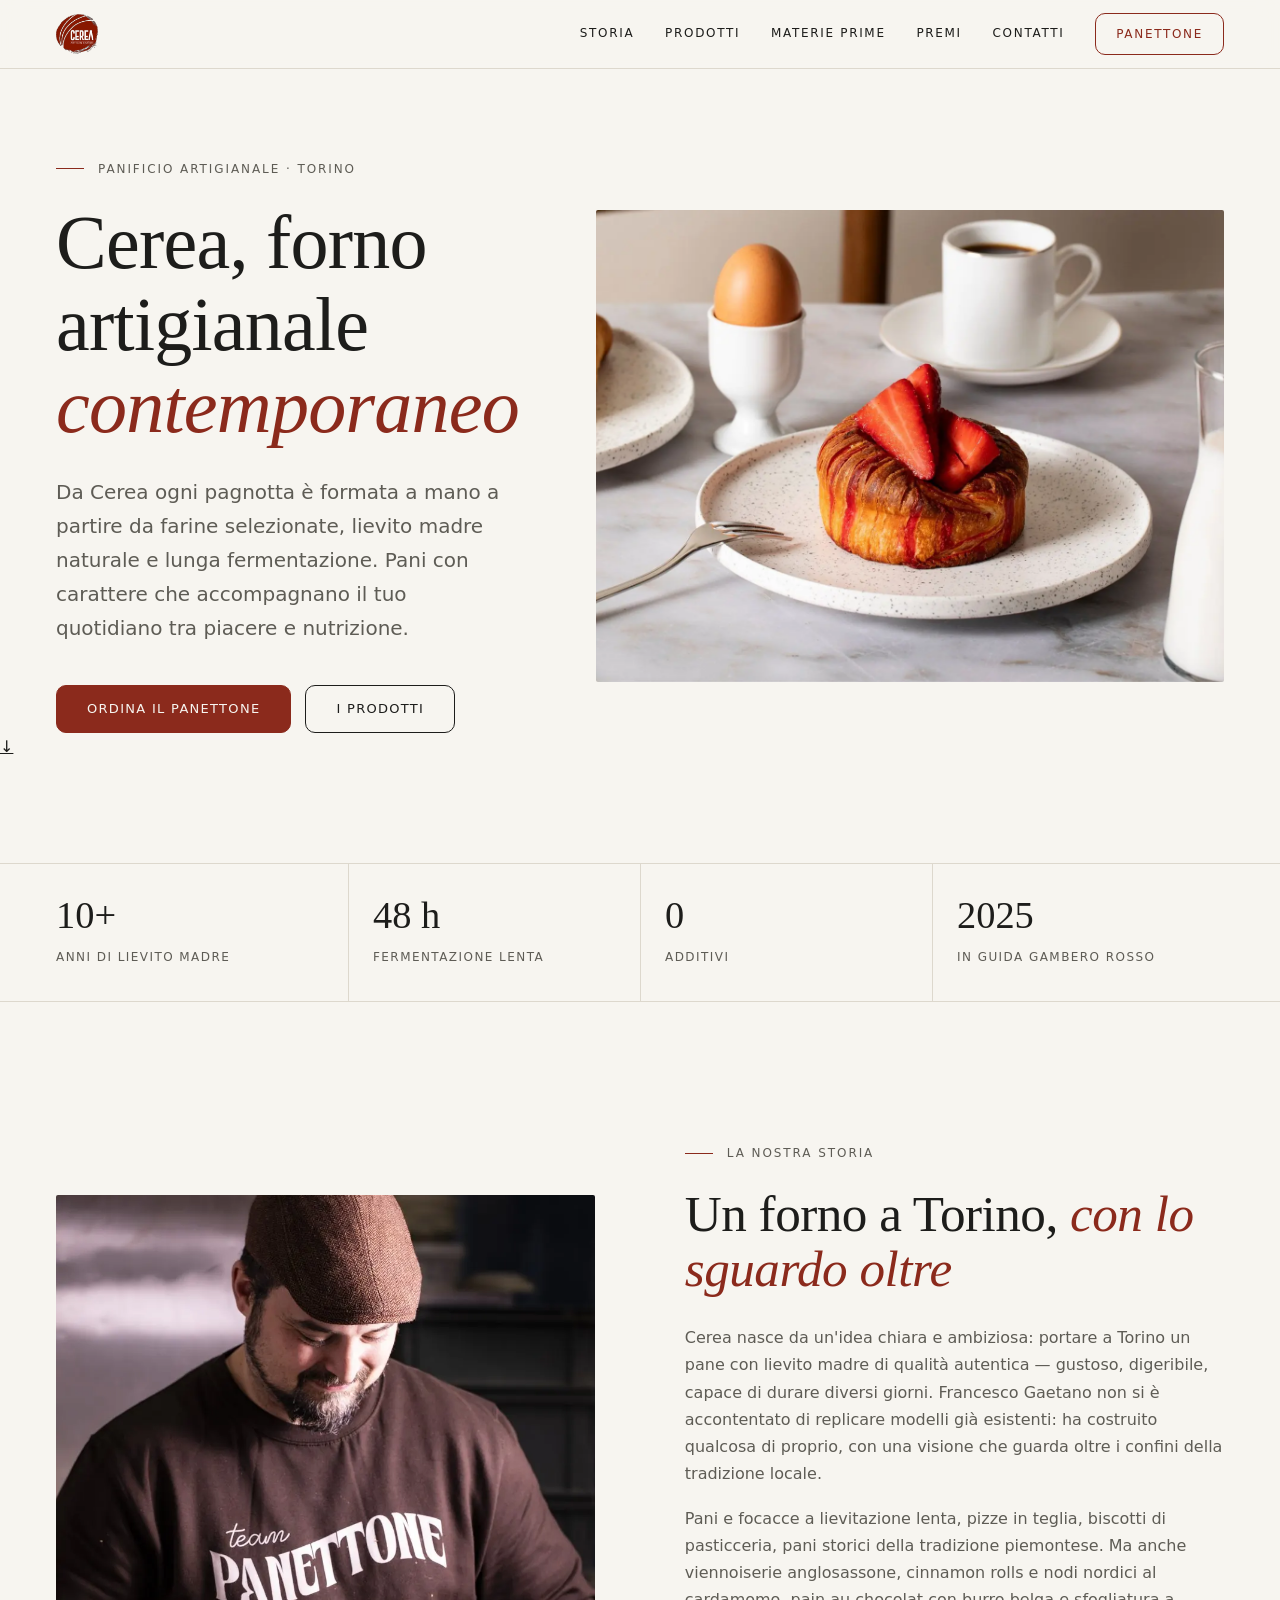
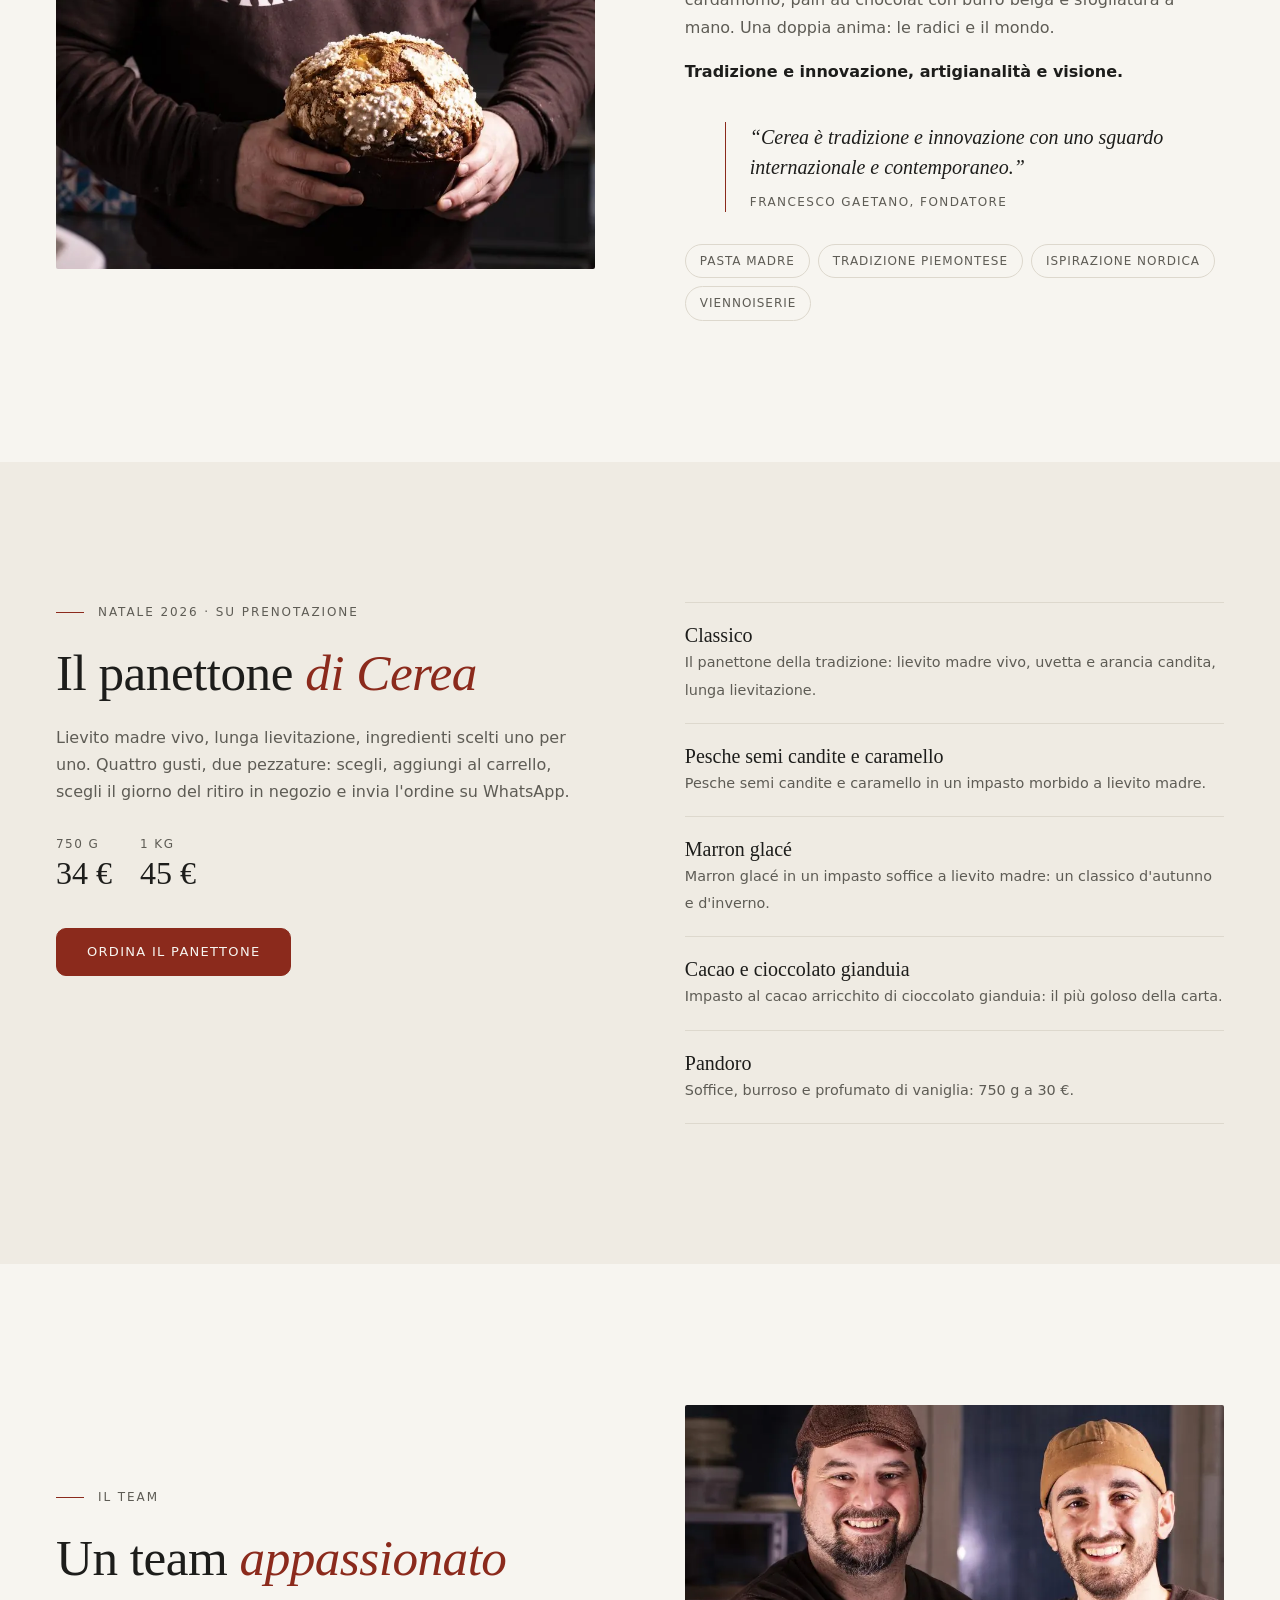
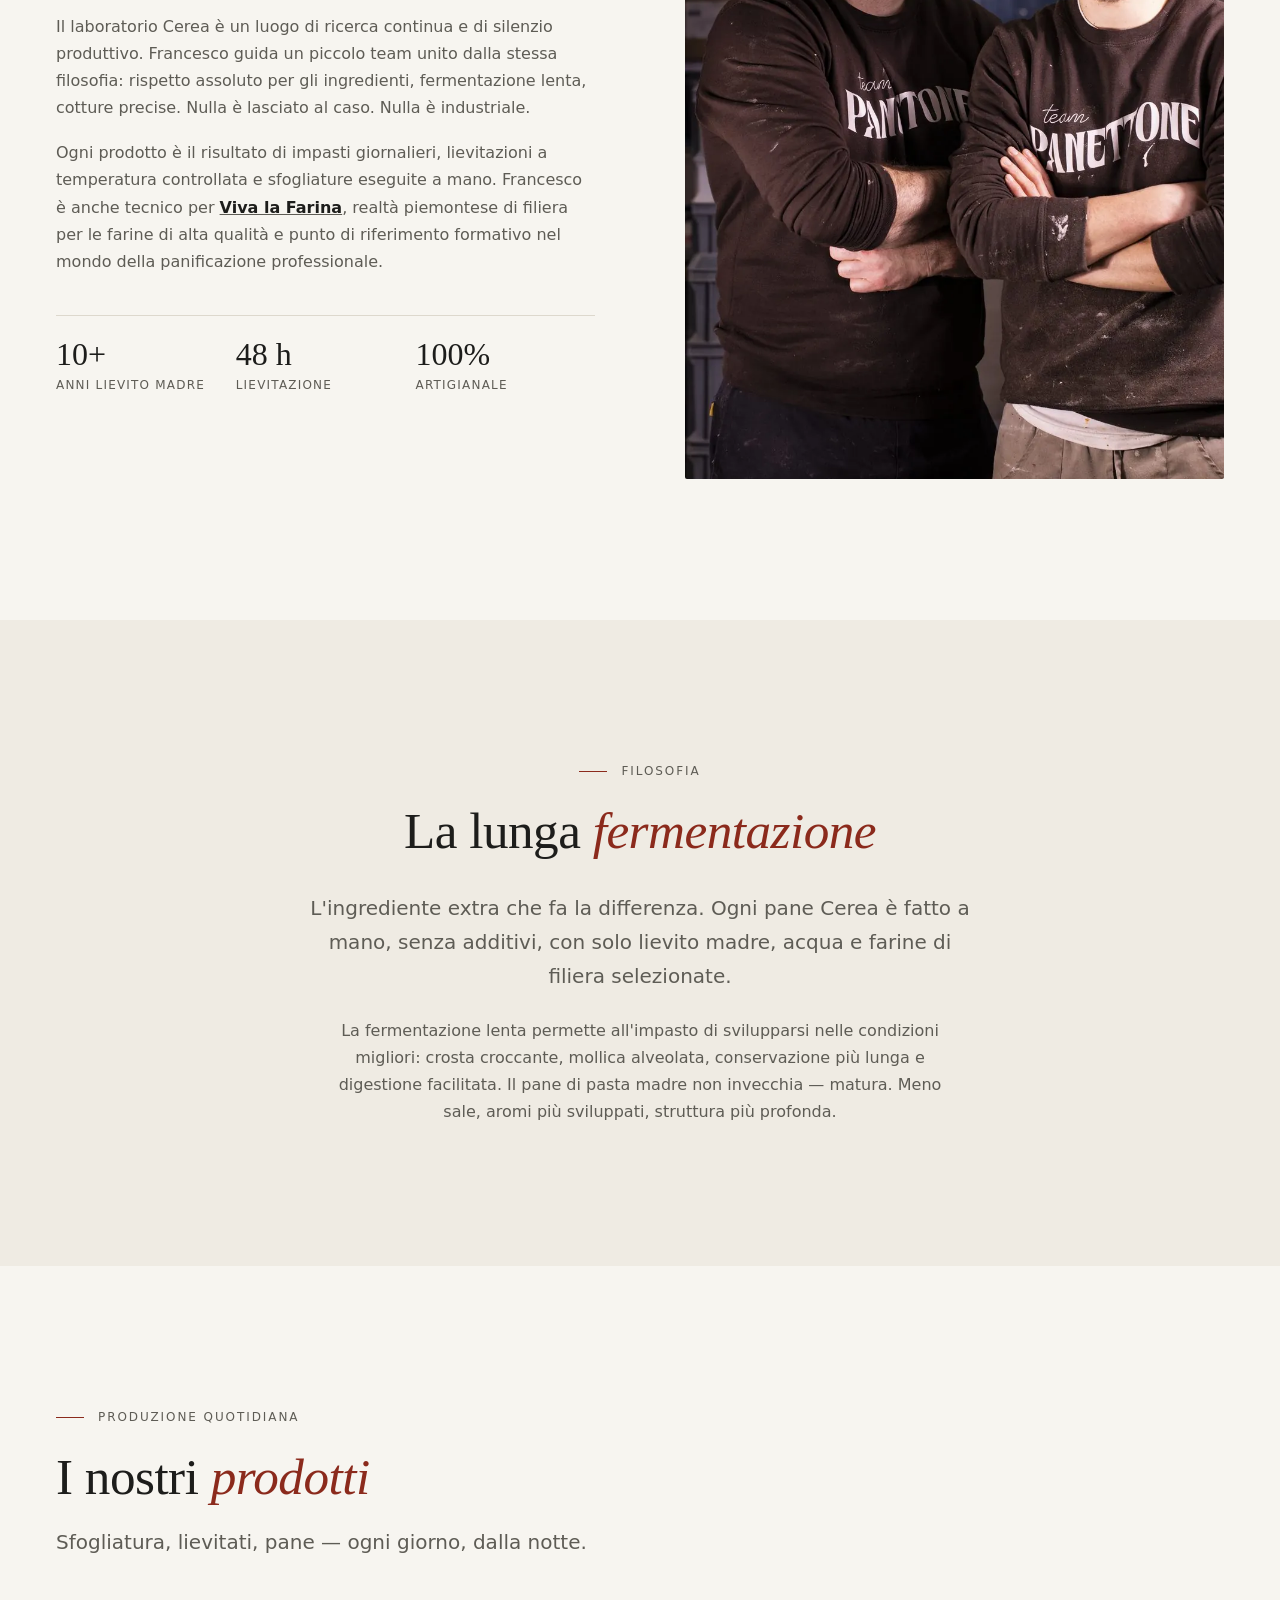
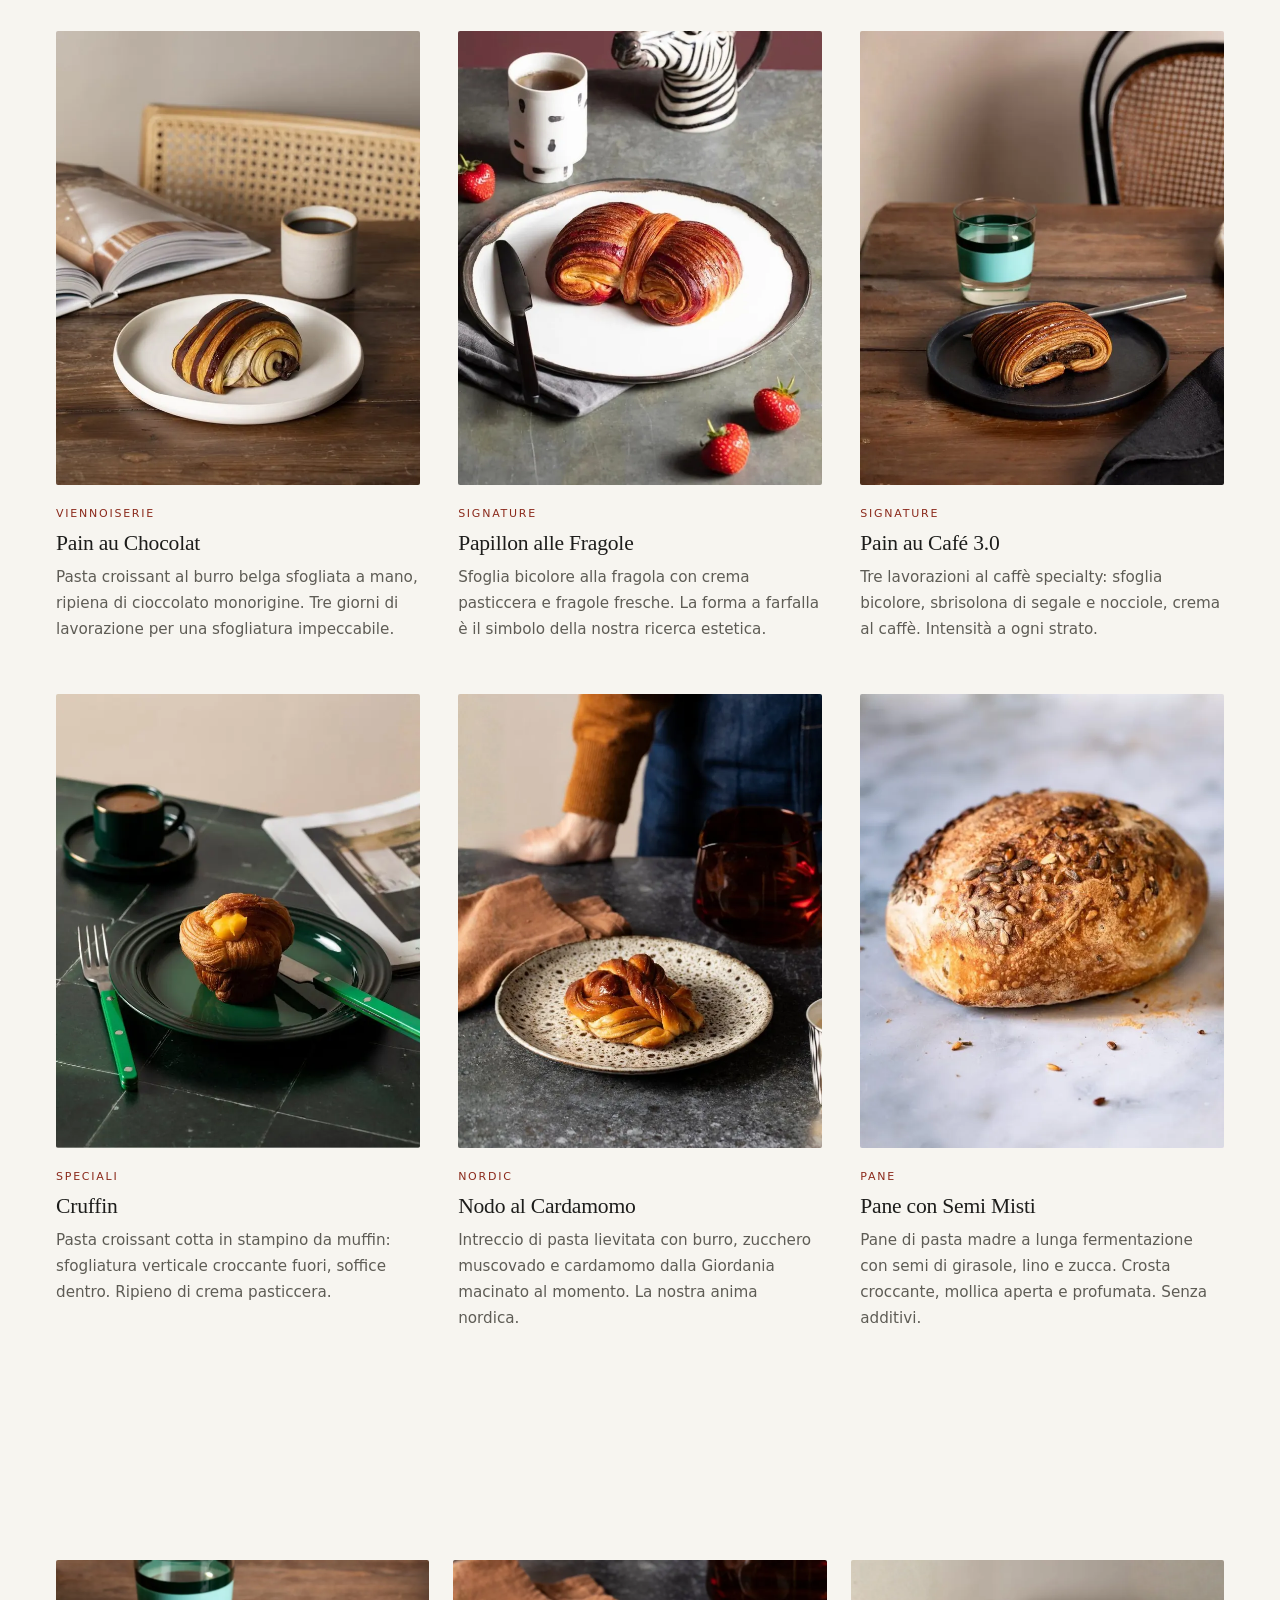
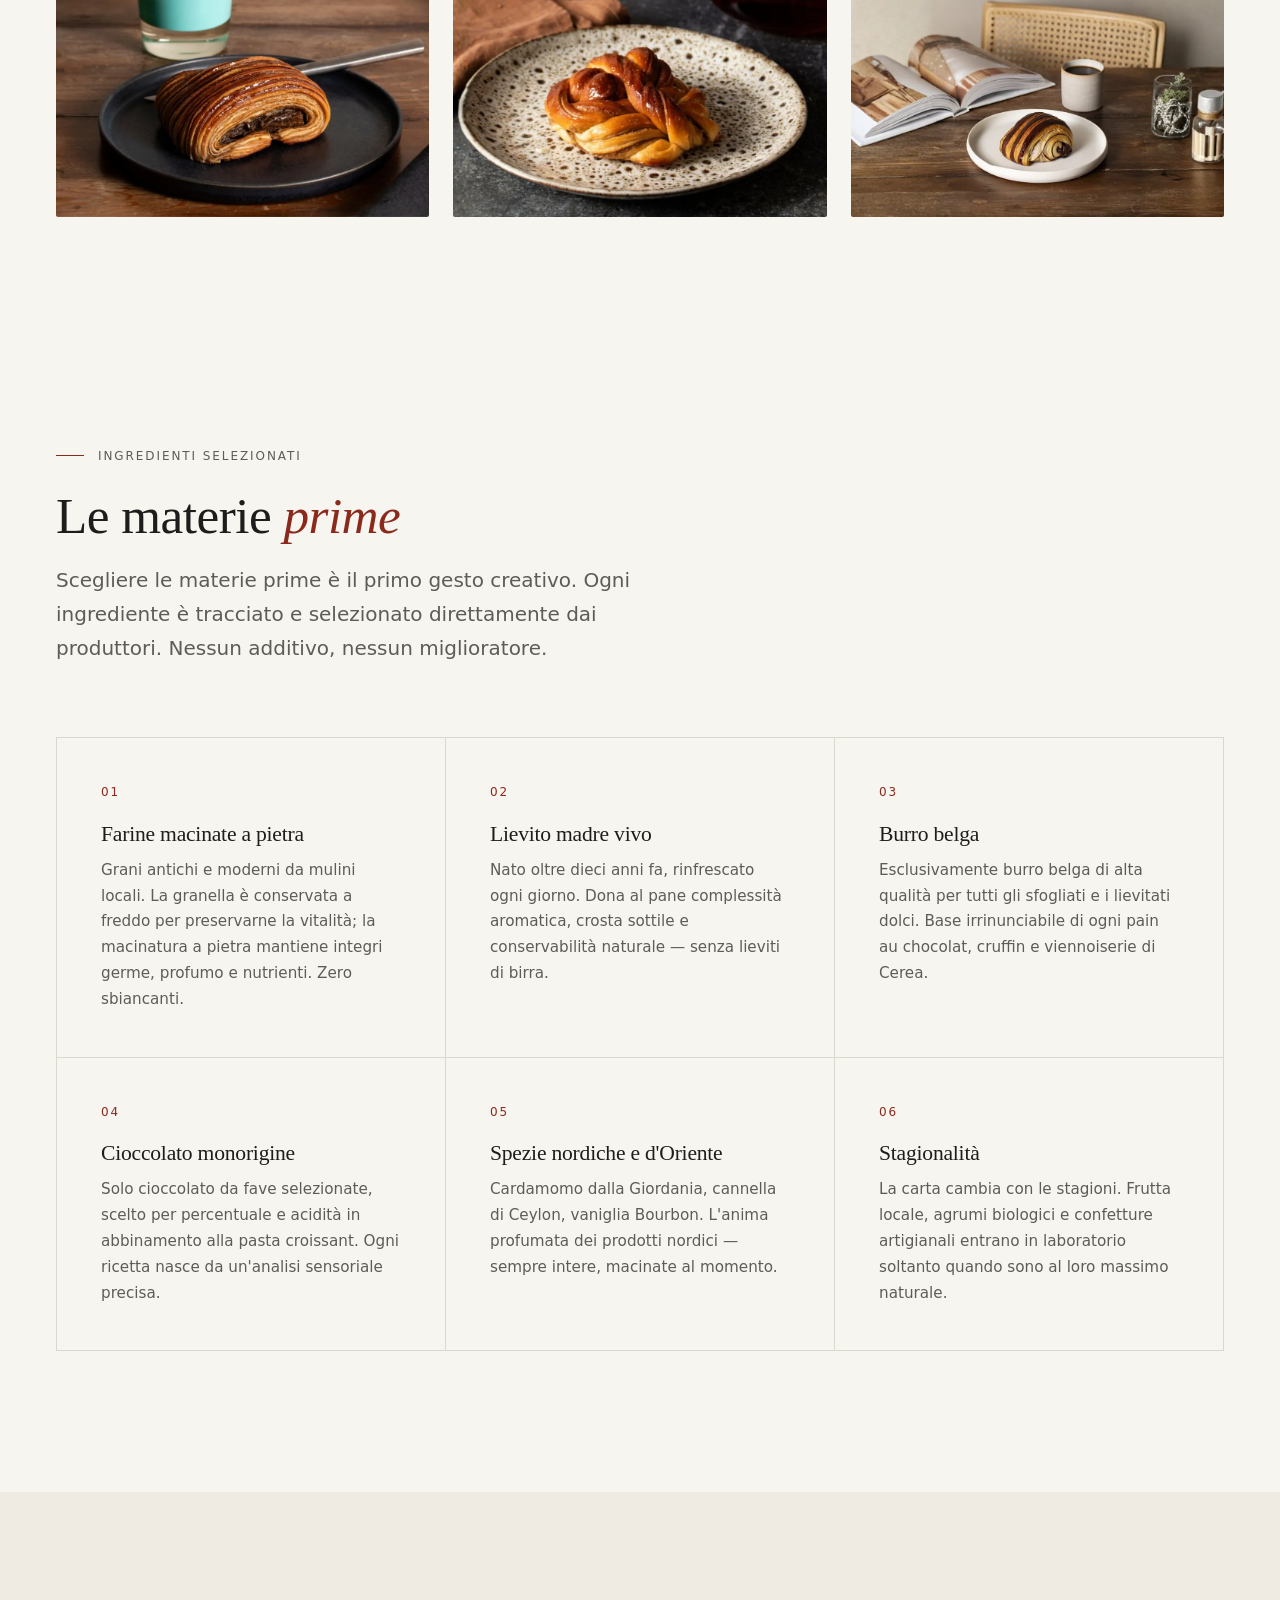
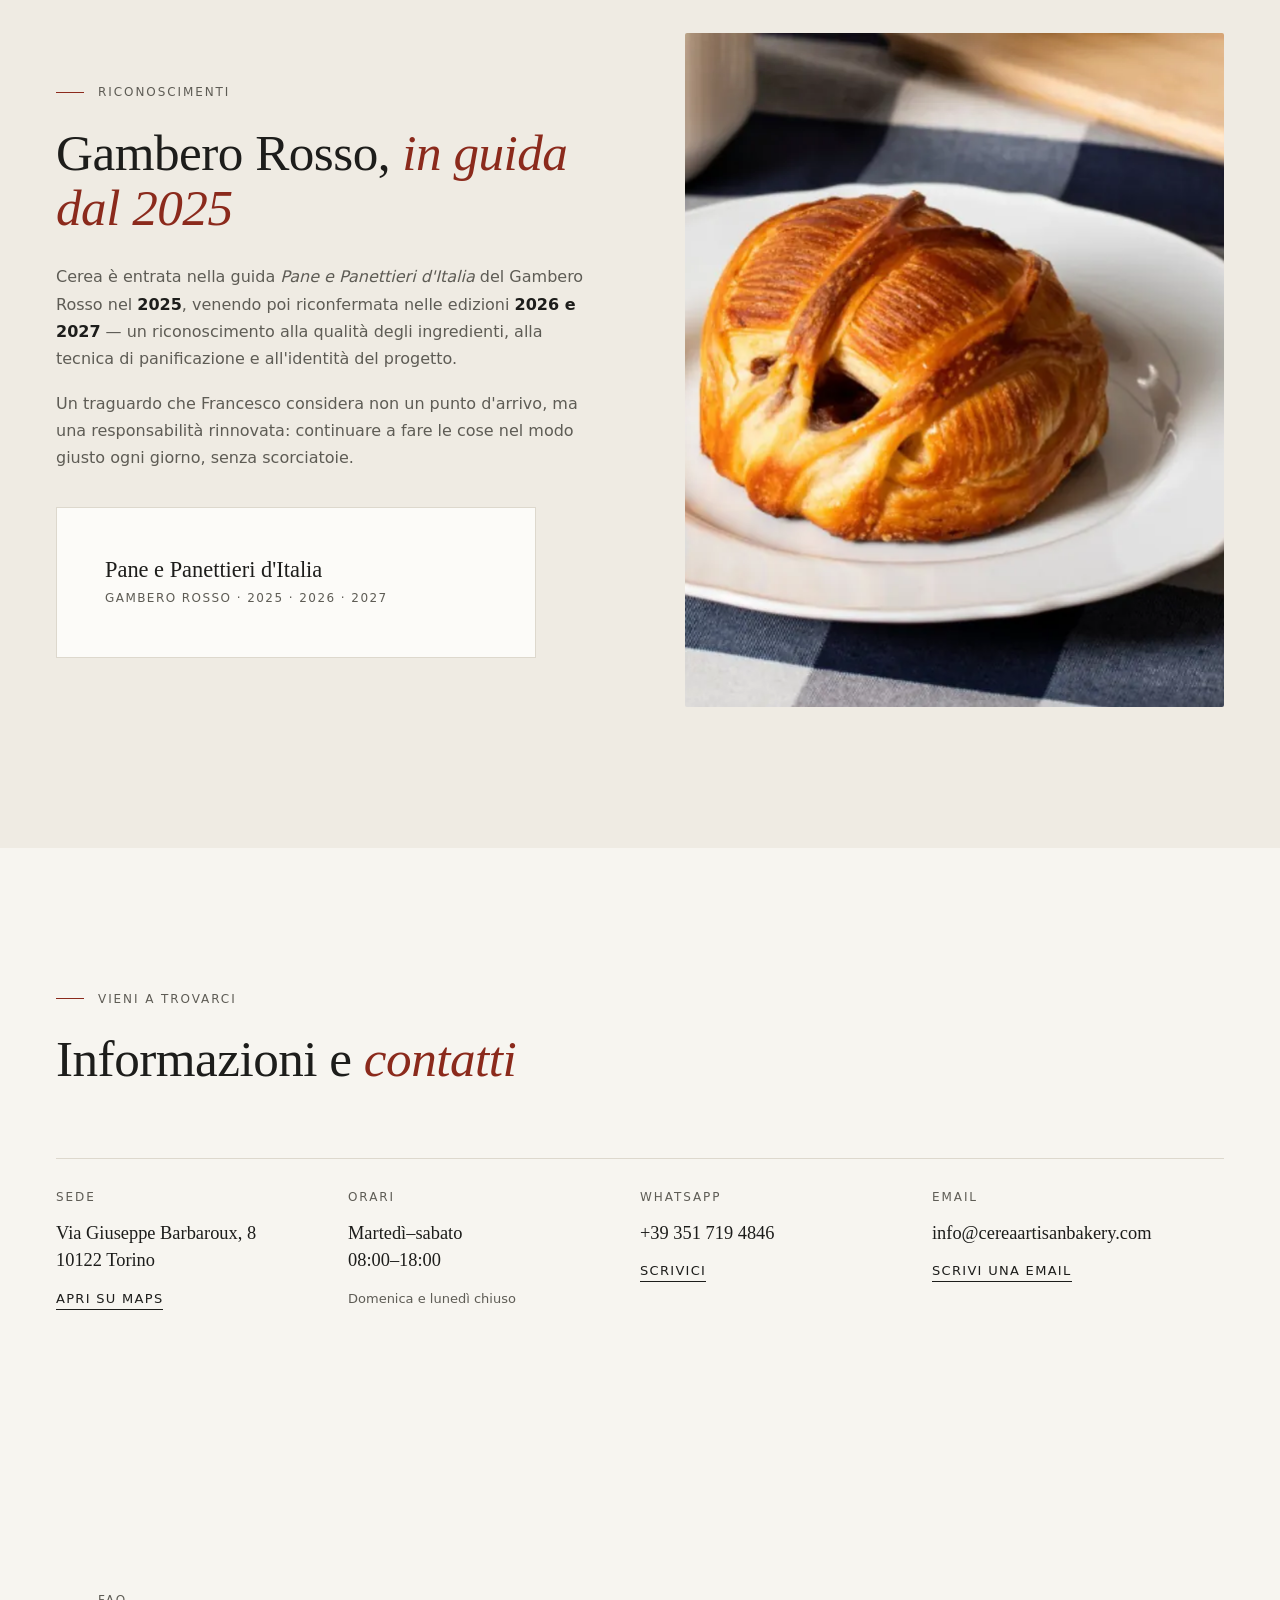
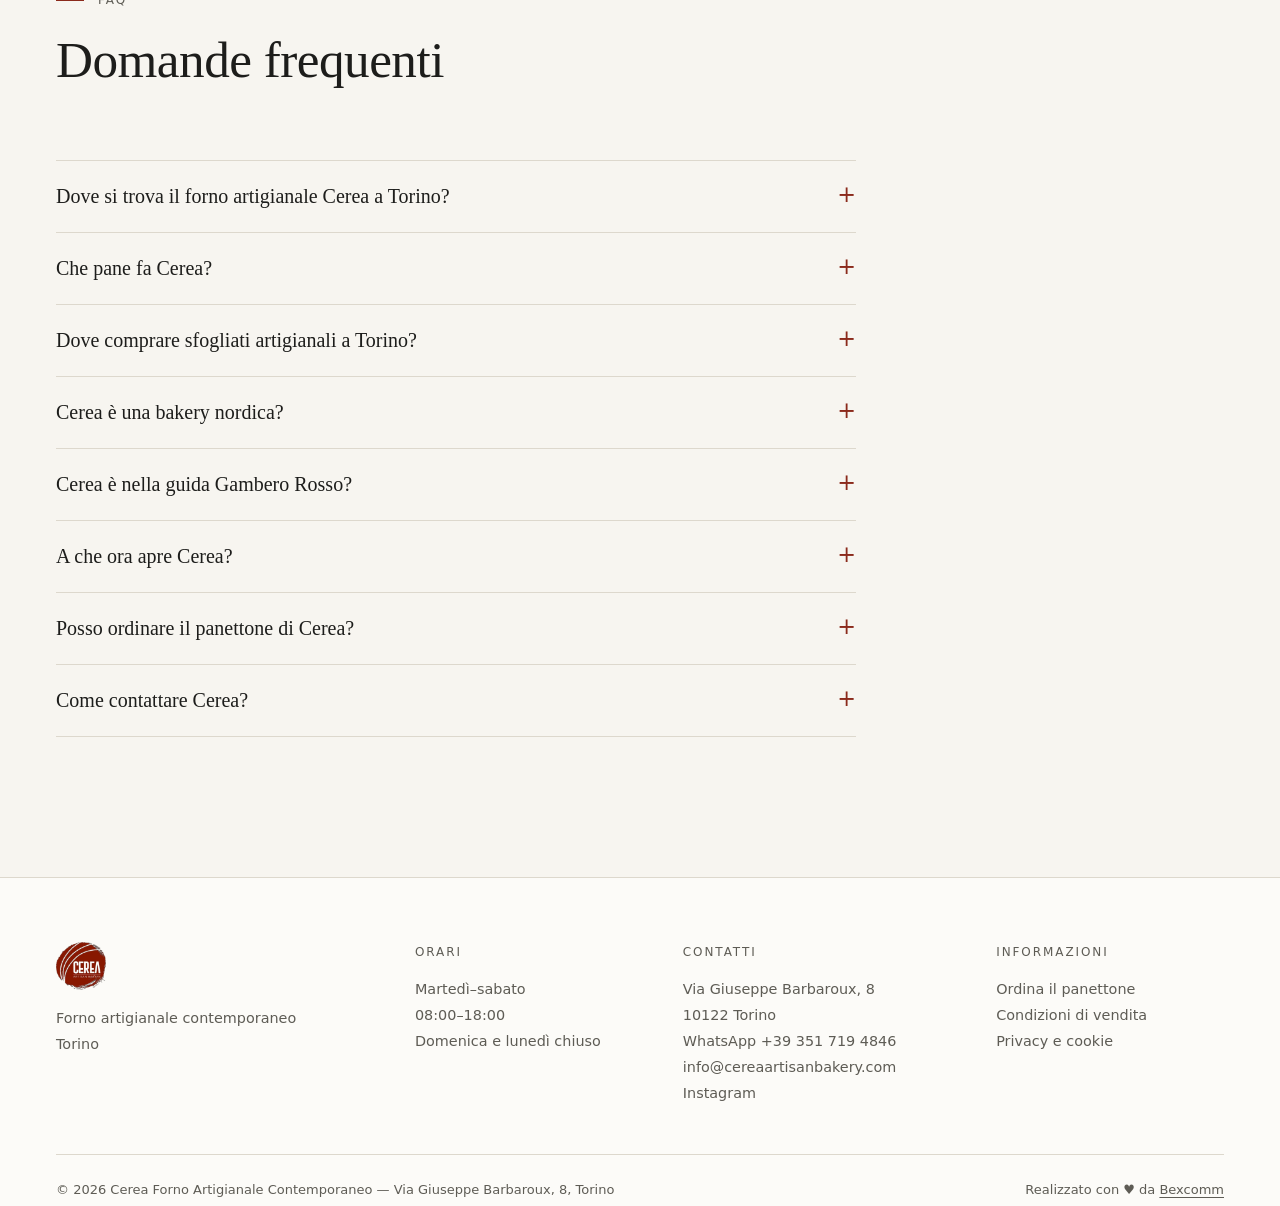
<file: index.html>
<!DOCTYPE html>
<html lang="it">
<head>
<meta charset="utf-8">
<meta name="viewport" content="width=device-width, initial-scale=1, viewport-fit=cover">
<title>Cerea – Forno Artigianale Torino | Pane Pasta Madre &amp; Sfogliati</title>
<meta name="description" content="Forno artigianale a Torino: pane di pasta madre, sfogliati al burro belga e bakery nordica. Via Barbaroux 8, aperto martedì–sabato 08–18. Gambero Rosso in guida dal 2025.">
<meta name="robots" content="index, follow, max-image-preview:large, max-snippet:-1, max-video-preview:-1">
<meta name="author" content="Francesco Gaetano — Cerea Forno Artigianale Contemporaneo">
<meta name="theme-color" content="#f7f5f0">
<link rel="canonical" href="https://cereaartisanbakery.com/">
<link rel="icon" type="image/png" sizes="32x32" href="/img/favicon-32.png">
<link rel="icon" type="image/png" sizes="192x192" href="/img/icon-192.png">
<link rel="apple-touch-icon" sizes="180x180" href="/img/apple-touch-icon.png">
<link rel="me" href="https://www.instagram.com/cereaartisanbakery">
<script src="/js/early.js?v=20261110f"></script>
<link rel="stylesheet" href="/css/style.css?v=20261110f">
<link rel="stylesheet" href="/css/mobile.css?v=20261110f" media="(max-width: 760px)">

<meta property="og:type" content="website">
<meta property="og:site_name" content="Cerea Forno Artigianale Contemporaneo">
<meta property="og:locale" content="it_IT">
<meta property="og:title" content="Cerea – Forno Artigianale Contemporaneo, Torino">
<meta property="og:description" content="Forno artigianale a Torino: pane di pasta madre, sfogliati al burro belga e bakery nordica. Via Barbaroux 8, aperto martedì–sabato 08–18. Gambero Rosso in guida dal 2025.">
<meta property="og:url" content="https://cereaartisanbakery.com/">
<meta property="og:image" content="https://cereaartisanbakery.com/img/og-cerea.jpg">
<meta property="og:image:width" content="1200">
<meta property="og:image:height" content="630">
<meta name="twitter:card" content="summary_large_image">
<meta name="twitter:title" content="Cerea – Forno Artigianale Contemporaneo, Torino">
<meta name="twitter:description" content="Forno artigianale a Torino: pane di pasta madre, sfogliati al burro belga e bakery nordica. Via Barbaroux 8, aperto martedì–sabato 08–18. Gambero Rosso in guida dal 2025.">
<meta name="twitter:image" content="https://cereaartisanbakery.com/img/og-cerea.jpg">

<meta name="geo.region" content="IT-TO">
<meta name="geo.placename" content="Torino, Piemonte, Italia">
<meta name="geo.position" content="45.0703;7.6869">
<meta name="ICBM" content="45.0703, 7.6869">
<link rel="preload" as="image" href="/img/hero-danish-fragola.webp" fetchpriority="high">
<script type="application/ld+json">
{
  "@context": "https://schema.org",
  "@graph": [
    {
      "@type": [
        "Bakery",
        "FoodEstablishment",
        "LocalBusiness"
      ],
      "@id": "https://cereaartisanbakery.com/#bakery",
      "name": "Cerea Forno Artigianale Contemporaneo",
      "alternateName": [
        "Cerea Artisan Bakery",
        "Cerea Bakery Torino",
        "Panificio Cerea Torino"
      ],
      "url": "https://cereaartisanbakery.com/",
      "logo": "https://cereaartisanbakery.com/img/logo.png",
      "image": [
        "https://cereaartisanbakery.com/img/og-cerea.jpg",
        "https://cereaartisanbakery.com/img/team-cerea.webp"
      ],
      "telephone": "+393517194846",
      "email": "info@cereaartisanbakery.com",
      "priceRange": "€€",
      "currenciesAccepted": "EUR",
      "paymentAccepted": "Contanti, Carta di credito",
      "address": {
        "@type": "PostalAddress",
        "streetAddress": "Via Giuseppe Barbaroux, 8",
        "addressLocality": "Torino",
        "addressRegion": "Piemonte",
        "postalCode": "10122",
        "addressCountry": "IT"
      },
      "geo": {
        "@type": "GeoCoordinates",
        "latitude": 45.0703,
        "longitude": 7.6869
      },
      "hasMap": "https://www.google.com/maps/place/Via+Giuseppe+Barbaroux,+8,+Torino",
      "openingHoursSpecification": [
        {
          "@type": "OpeningHoursSpecification",
          "dayOfWeek": [
            "Tuesday",
            "Wednesday",
            "Thursday",
            "Friday",
            "Saturday"
          ],
          "opens": "08:00",
          "closes": "18:00"
        }
      ],
      "sameAs": [
        "https://www.instagram.com/cereaartisanbakery"
      ],
      "description": "Forno artigianale contemporaneo a Torino: pane di pasta madre a lunga fermentazione, sfogliati al burro belga, bakery nordica e viennoiserie. Fondato da Francesco Gaetano.",
      "foundingDate": "2015",
      "servesCuisine": [
        "Italiana",
        "Francese",
        "Nordica"
      ],
      "knowsAbout": [
        "pane di pasta madre",
        "sfogliatura",
        "bakery nordica",
        "viennoiserie",
        "panettone artigianale"
      ],
      "award": "Gambero Rosso — Pane e Panettieri d'Italia, in guida dal 2025 (riconfermato 2026 e 2027)",
      "founder": {
        "@type": "Person",
        "@id": "https://cereaartisanbakery.com/#founder",
        "name": "Francesco Gaetano",
        "jobTitle": "Fondatore e head baker",
        "description": "Fondatore e head baker di Cerea. Tecnico di filiera per Viva la Farina e docente di panificazione professionale.",
        "affiliation": {
          "@type": "Organization",
          "name": "Viva la Farina",
          "url": "https://www.vivalafarina.it/"
        }
      }
    },
    {
      "@type": "WebSite",
      "@id": "https://cereaartisanbakery.com/#website",
      "url": "https://cereaartisanbakery.com/",
      "name": "Cerea Forno Artigianale Contemporaneo",
      "inLanguage": "it-IT",
      "publisher": {
        "@id": "https://cereaartisanbakery.com/#bakery"
      }
    },
    {
      "@type": "WebPage",
      "@id": "https://cereaartisanbakery.com/#webpage",
      "url": "https://cereaartisanbakery.com/",
      "name": "Cerea – Forno Artigianale Torino | Pane Pasta Madre e Sfogliati",
      "description": "Forno artigianale a Torino: pane di pasta madre, sfogliati al burro belga e bakery nordica. Via Barbaroux 8, aperto martedì–sabato 08–18.",
      "isPartOf": {
        "@id": "https://cereaartisanbakery.com/#website"
      },
      "about": {
        "@id": "https://cereaartisanbakery.com/#bakery"
      },
      "primaryImageOfPage": {
        "@type": "ImageObject",
        "url": "https://cereaartisanbakery.com/img/hero-danish-fragola.webp"
      },
      "dateModified": "2026-10-15",
      "inLanguage": "it-IT"
    },
    {
      "@type": "ItemList",
      "name": "Prodotti Cerea",
      "itemListElement": [
        {
          "@type": "ListItem",
          "position": 1,
          "name": "Pain au Chocolat",
          "url": "https://cereaartisanbakery.com/#prodotti"
        },
        {
          "@type": "ListItem",
          "position": 2,
          "name": "Papillon alle Fragole",
          "url": "https://cereaartisanbakery.com/#prodotti"
        },
        {
          "@type": "ListItem",
          "position": 3,
          "name": "Pain au Café 3.0",
          "url": "https://cereaartisanbakery.com/#prodotti"
        },
        {
          "@type": "ListItem",
          "position": 4,
          "name": "Cruffin",
          "url": "https://cereaartisanbakery.com/#prodotti"
        },
        {
          "@type": "ListItem",
          "position": 5,
          "name": "Nodo al Cardamomo",
          "url": "https://cereaartisanbakery.com/#prodotti"
        },
        {
          "@type": "ListItem",
          "position": 6,
          "name": "Pane con Semi Misti",
          "url": "https://cereaartisanbakery.com/#prodotti"
        }
      ]
    },
    {
      "@type": "FAQPage",
      "mainEntity": [
        {
          "@type": "Question",
          "name": "Dove si trova il forno artigianale Cerea a Torino?",
          "acceptedAnswer": {
            "@type": "Answer",
            "text": "Cerea – Forno Artigianale Contemporaneo si trova in Via Giuseppe Barbaroux 8, Torino. Aperto martedì–sabato 08:00–18:00. Telefono e WhatsApp: +39 351 719 4846."
          }
        },
        {
          "@type": "Question",
          "name": "Che pane fa Cerea?",
          "acceptedAnswer": {
            "@type": "Answer",
            "text": "Pane di pasta madre con lievito madre vivo da oltre 10 anni, fermentazione lenta di 48 ore, farine macinate a pietra, senza additivi. Il pane con semi misti è uno dei più richiesti."
          }
        },
        {
          "@type": "Question",
          "name": "Dove comprare sfogliati artigianali a Torino?",
          "acceptedAnswer": {
            "@type": "Answer",
            "text": "Da Cerea trovi pain au chocolat al burro belga, papillon alle fragole, pain au café 3.0, cruffin, nodo al cardamomo e altri sfogliati stagionali. Via Barbaroux 8, dal martedì al sabato."
          }
        },
        {
          "@type": "Question",
          "name": "Cerea è una bakery nordica?",
          "acceptedAnswer": {
            "@type": "Answer",
            "text": "Sì. Il nodo al cardamomo, con cardamomo dalla Giordania e zucchero muscovado, è il lievitato nordico simbolo di Cerea. L'offerta unisce tradizione scandinava e viennoiserie francese."
          }
        },
        {
          "@type": "Question",
          "name": "Cerea è nella guida Gambero Rosso?",
          "acceptedAnswer": {
            "@type": "Answer",
            "text": "Sì. Cerea è entrata nella guida Pane e Panettieri d'Italia del Gambero Rosso nel 2025 ed è stata riconfermata nelle edizioni 2026 e 2027."
          }
        },
        {
          "@type": "Question",
          "name": "A che ora apre Cerea?",
          "acceptedAnswer": {
            "@type": "Answer",
            "text": "Cerea apre alle 08:00 dal martedì al sabato e chiude alle 18:00. Domenica e lunedì è chiuso."
          }
        },
        {
          "@type": "Question",
          "name": "Posso ordinare il panettone di Cerea?",
          "acceptedAnswer": {
            "@type": "Answer",
            "text": "Sì, su prenotazione. Quattro gusti — classico; pesche semi candite e caramello; marron glacé; cacao e cioccolato gianduia — in due pezzature: 750 g a 34 € e 1 kg a 45 €. C&#x27;è anche il pandoro da 750 g a 30 €. Ordini e ritiro in negozio dalla pagina dedicata."
          }
        },
        {
          "@type": "Question",
          "name": "Come contattare Cerea?",
          "acceptedAnswer": {
            "@type": "Answer",
            "text": "Su WhatsApp al +39 351 719 4846, via email a info@cereaartisanbakery.com oppure di persona in Via Giuseppe Barbaroux 8, Torino."
          }
        }
      ]
    }
  ]
}
</script>
</head>
<body>
<a class="skip" href="#main">Vai ai contenuti</a>
<header class="site-header">
  <div class="wrap">
    <a class="brand" href="/" aria-label="Cerea — home"><img src="/img/logo.webp" alt="Cerea Artisan Bakery" width="320" height="308"></a>
    <button class="menu-btn" type="button" aria-expanded="false" aria-controls="nav" aria-label="Apri il menu"><span></span><span></span><span></span></button>
    <nav class="nav" id="nav" aria-label="Principale">
      <a href="/#storia">Storia</a>
      <a href="/#prodotti">Prodotti</a>
      <a href="/#materie">Materie prime</a>
      <a href="/#premi">Premi</a>
      <a href="/#contatti">Contatti</a>
      <a class="nav-cta" href="/panettone/">Panettone</a>
    </nav>
  </div>
</header>
<main id="main">
  <section class="hero" aria-labelledby="hero-h">
    <div class="wrap hero-grid">
      <div class="hero-text">
        <p class="eyebrow">Panificio artigianale · Torino</p>
        <h1 class="h1" id="hero-h">Cerea, forno artigianale <em>contemporaneo</em></h1>
        <p class="lead">Da Cerea ogni pagnotta è formata a mano a partire da farine selezionate, lievito madre naturale e lunga fermentazione. Pani con carattere che accompagnano il tuo quotidiano tra piacere e nutrizione.</p>
        <div class="hero-actions">
          <a class="btn btn--accent" href="/panettone/">Ordina il panettone</a>
          <a class="btn btn--ghost" href="#prodotti">I prodotti</a>
        </div>
      </div>
      <div class="hero-media">
        <img src="/img/hero-danish-fragola.webp" alt="Danish alla fragola Cerea con crema pasticcera su un piatto, colazione a Torino" width="1800" height="1012" fetchpriority="high">
      </div>
    </div>
  </section>

  <div class="facts">
    <div class="wrap">
      <ul>
        <li><b>10+</b><span>Anni di lievito madre</span></li>
        <li><b>48 h</b><span>Fermentazione lenta</span></li>
        <li><b>0</b><span>Additivi</span></li>
        <li><b>2025</b><span>In guida Gambero Rosso</span></li>
      </ul>
    </div>
  </div>

  <section class="section" id="storia" aria-labelledby="storia-h">
    <div class="wrap split">
      <div class="split-media">
        <img src="/img/francesco-gaetano.webp" alt="Francesco Gaetano, fondatore e head baker di Cerea Forno Artigianale Contemporaneo a Torino" width="900" height="1350" loading="lazy" decoding="async">
      </div>
      <div class="split-text">
        <p class="eyebrow">La nostra storia</p>
        <h2 class="h2" id="storia-h">Un forno a Torino, <em>con lo sguardo oltre</em></h2>
        <div class="prose">
          <p>Cerea nasce da un'idea chiara e ambiziosa: portare a Torino un pane con lievito madre di qualità autentica — gustoso, digeribile, capace di durare diversi giorni. Francesco Gaetano non si è accontentato di replicare modelli già esistenti: ha costruito qualcosa di proprio, con una visione che guarda oltre i confini della tradizione locale.</p>
          <p>Pani e focacce a lievitazione lenta, pizze in teglia, biscotti di pasticceria, pani storici della tradizione piemontese. Ma anche viennoiserie anglosassone, cinnamon rolls e nodi nordici al cardamomo, pain au chocolat con burro belga e sfogliatura a mano. Una doppia anima: le radici e il mondo.</p>
          <p><strong>Tradizione e innovazione, artigianalità e visione.</strong></p>
        </div>
        <blockquote class="quote prose"><p>“Cerea è tradizione e innovazione con uno sguardo internazionale e contemporaneo.”</p><cite>Francesco Gaetano, fondatore</cite></blockquote>
        <ul class="tags"><li>Pasta madre</li><li>Tradizione piemontese</li><li>Ispirazione nordica</li><li>Viennoiserie</li></ul>
      </div>
    </div>
  </section>

  <section class="section section--sand" id="panettone" aria-labelledby="pan-h">
    <div class="wrap promo-grid">
      <div>
        <p class="eyebrow">Natale 2026 · su prenotazione</p>
        <h2 class="h2" id="pan-h">Il panettone <em>di Cerea</em></h2>
        <div class="prose"><p>Lievito madre vivo, lunga lievitazione, ingredienti scelti uno per uno. Quattro gusti, due pezzature: scegli, aggiungi al carrello, scegli il giorno del ritiro in negozio e invia l'ordine su WhatsApp.</p></div>
        <div class="price-row">
          <div>750 g<b>34 €</b></div>
          <div>1 kg<b>45 €</b></div>
        </div>
        <p class="mt-lg"><a class="btn btn--accent" href="/panettone/">Ordina il panettone</a></p>
      </div>
      <ul class="flavor-list">
          <li><div><b>Classico</b><span>Il panettone della tradizione: lievito madre vivo, uvetta e arancia candita, lunga lievitazione.</span></div></li>
          <li><div><b>Pesche semi candite e caramello</b><span>Pesche semi candite e caramello in un impasto morbido a lievito madre.</span></div></li>
          <li><div><b>Marron glacé</b><span>Marron glacé in un impasto soffice a lievito madre: un classico d&#x27;autunno e d&#x27;inverno.</span></div></li>
          <li><div><b>Cacao e cioccolato gianduia</b><span>Impasto al cacao arricchito di cioccolato gianduia: il più goloso della carta.</span></div></li>
          <li><div><b>Pandoro</b><span>Soffice, burroso e profumato di vaniglia: 750 g a 30 €.</span></div></li>
      </ul>
    </div>
  </section>

  <section class="section" id="team" aria-labelledby="team-h">
    <div class="wrap split split--flip">
      <div class="split-media">
        <img src="/img/team-cerea.webp" alt="Il team di Cerea in laboratorio con le magliette Team Panettone" width="900" height="1350" loading="lazy" decoding="async">
      </div>
      <div class="split-text">
        <p class="eyebrow">Il team</p>
        <h2 class="h2" id="team-h">Un team <em>appassionato</em></h2>
        <div class="prose">
          <p>Il laboratorio Cerea è un luogo di ricerca continua e di silenzio produttivo. Francesco guida un piccolo team unito dalla stessa filosofia: rispetto assoluto per gli ingredienti, fermentazione lenta, cotture precise. Nulla è lasciato al caso. Nulla è industriale.</p>
          <p>Ogni prodotto è il risultato di impasti giornalieri, lievitazioni a temperatura controllata e sfogliature eseguite a mano. Francesco è anche tecnico per <a href="https://www.vivalafarina.it/" rel="noopener"><strong>Viva la Farina</strong></a>, realtà piemontese di filiera per le farine di alta qualità e punto di riferimento formativo nel mondo della panificazione professionale.</p>
        </div>
        <ul class="mini-stats"><li><b>10+</b><span>Anni lievito madre</span></li><li><b>48 h</b><span>Lievitazione</span></li><li><b>100%</b><span>Artigianale</span></li></ul>
      </div>
    </div>
  </section>

  <section class="section section--sand" aria-labelledby="ferm-h">
    <div class="wrap statement">
      <p class="eyebrow">Filosofia</p>
      <h2 class="h2" id="ferm-h">La lunga <em>fermentazione</em></h2>
      <p class="lead">L'ingrediente extra che fa la differenza. Ogni pane Cerea è fatto a mano, senza additivi, con solo lievito madre, acqua e farine di filiera selezionate.</p>
      <div class="prose mt-md"><p class="mx-auto">La fermentazione lenta permette all'impasto di svilupparsi nelle condizioni migliori: crosta croccante, mollica alveolata, conservazione più lunga e digestione facilitata. Il pane di pasta madre non invecchia — matura. Meno sale, aromi più sviluppati, struttura più profonda.</p></div>
    </div>
  </section>

  <section class="section" id="prodotti" aria-labelledby="prod-h">
    <div class="wrap">
      <div class="section-head">
        <p class="eyebrow">Produzione quotidiana</p>
        <h2 class="h2" id="prod-h">I nostri <em>prodotti</em></h2>
        <p class="lead">Sfogliatura, lievitati, pane — ogni giorno, dalla notte.</p>
      </div>
      <div class="product-grid">
        <article class="product">
          <img src="/img/pain-au-chocolat.webp" alt="Pain au Chocolat Cerea, sfogliato al burro belga con cioccolato monorigine, Torino" width="720" height="900" loading="lazy" decoding="async">
          <p class="cat">Viennoiserie</p>
          <h3 class="h3">Pain au Chocolat</h3>
          <p>Pasta croissant al burro belga sfogliata a mano, ripiena di cioccolato monorigine. Tre giorni di lavorazione per una sfogliatura impeccabile.</p>
        </article>
        <article class="product">
          <img src="/img/papillon-fragole.webp" alt="Papillon alle Fragole Cerea, sfoglia bicolore con crema pasticcera e fragole, Torino" width="720" height="900" loading="lazy" decoding="async">
          <p class="cat">Signature</p>
          <h3 class="h3">Papillon alle Fragole</h3>
          <p>Sfoglia bicolore alla fragola con crema pasticcera e fragole fresche. La forma a farfalla è il simbolo della nostra ricerca estetica.</p>
        </article>
        <article class="product">
          <img src="/img/pain-au-cafe.webp" alt="Pain au Café 3.0 Cerea, sfogliato con tre lavorazioni al caffè specialty, Torino" width="720" height="900" loading="lazy" decoding="async">
          <p class="cat">Signature</p>
          <h3 class="h3">Pain au Café 3.0</h3>
          <p>Tre lavorazioni al caffè specialty: sfoglia bicolore, sbrisolona di segale e nocciole, crema al caffè. Intensità a ogni strato.</p>
        </article>
        <article class="product">
          <img src="/img/cruffin.webp" alt="Cruffin Cerea, pasta croissant in stampino da muffin con crema pasticcera, Torino" width="720" height="900" loading="lazy" decoding="async">
          <p class="cat">Speciali</p>
          <h3 class="h3">Cruffin</h3>
          <p>Pasta croissant cotta in stampino da muffin: sfogliatura verticale croccante fuori, soffice dentro. Ripieno di crema pasticcera.</p>
        </article>
        <article class="product">
          <img src="/img/nodo-cardamomo.webp" alt="Nodo al Cardamomo Cerea, bakery nordica con cardamomo e zucchero muscovado, Torino" width="720" height="900" loading="lazy" decoding="async">
          <p class="cat">Nordic</p>
          <h3 class="h3">Nodo al Cardamomo</h3>
          <p>Intreccio di pasta lievitata con burro, zucchero muscovado e cardamomo dalla Giordania macinato al momento. La nostra anima nordica.</p>
        </article>
        <article class="product">
          <img src="/img/pane-semi-misti.webp" alt="Pane di pasta madre con semi misti di girasole, lino e zucca, Cerea Torino" width="720" height="900" loading="lazy" decoding="async">
          <p class="cat">Pane</p>
          <h3 class="h3">Pane con Semi Misti</h3>
          <p>Pane di pasta madre a lunga fermentazione con semi di girasole, lino e zucca. Crosta croccante, mollica aperta e profumata. Senza additivi.</p>
        </article>
      </div>
    </div>
  </section>

  <section class="section--tight" aria-label="Galleria">
    <div class="wrap">
      <div class="gallery">
        <div class="g-item"><img src="/img/pain-au-cafe-wide.webp" alt="Pain au café Cerea servito con il caffè" width="1200" height="675" loading="lazy" decoding="async"></div>
        <div class="g-item"><img src="/img/nodo-cardamomo-wide.webp" alt="Nodo al cardamomo Cerea, lievitato nordico" width="1200" height="675" loading="lazy" decoding="async"></div>
        <div class="g-item"><img src="/img/pain-au-chocolat-wide.webp" alt="Pain au chocolat Cerea al burro belga" width="1200" height="675" loading="lazy" decoding="async"></div>
      </div>
    </div>
  </section>

  <section class="section" id="materie" aria-labelledby="mat-h">
    <div class="wrap">
      <div class="section-head">
        <p class="eyebrow">Ingredienti selezionati</p>
        <h2 class="h2" id="mat-h">Le materie <em>prime</em></h2>
        <p class="lead">Scegliere le materie prime è il primo gesto creativo. Ogni ingrediente è tracciato e selezionato direttamente dai produttori. Nessun additivo, nessun miglioratore.</p>
      </div>
      <ul class="grid-6">
        <li><span class="num">01</span><h3 class="h3">Farine macinate a pietra</h3><p>Grani antichi e moderni da mulini locali. La granella è conservata a freddo per preservarne la vitalità; la macinatura a pietra mantiene integri germe, profumo e nutrienti. Zero sbiancanti.</p></li>
        <li><span class="num">02</span><h3 class="h3">Lievito madre vivo</h3><p>Nato oltre dieci anni fa, rinfrescato ogni giorno. Dona al pane complessità aromatica, crosta sottile e conservabilità naturale — senza lieviti di birra.</p></li>
        <li><span class="num">03</span><h3 class="h3">Burro belga</h3><p>Esclusivamente burro belga di alta qualità per tutti gli sfogliati e i lievitati dolci. Base irrinunciabile di ogni pain au chocolat, cruffin e viennoiserie di Cerea.</p></li>
        <li><span class="num">04</span><h3 class="h3">Cioccolato monorigine</h3><p>Solo cioccolato da fave selezionate, scelto per percentuale e acidità in abbinamento alla pasta croissant. Ogni ricetta nasce da un'analisi sensoriale precisa.</p></li>
        <li><span class="num">05</span><h3 class="h3">Spezie nordiche e d'Oriente</h3><p>Cardamomo dalla Giordania, cannella di Ceylon, vaniglia Bourbon. L'anima profumata dei prodotti nordici — sempre intere, macinate al momento.</p></li>
        <li><span class="num">06</span><h3 class="h3">Stagionalità</h3><p>La carta cambia con le stagioni. Frutta locale, agrumi biologici e confetture artigianali entrano in laboratorio soltanto quando sono al loro massimo naturale.</p></li>
      </ul>
    </div>
  </section>

  <section class="section section--sand" id="premi" aria-labelledby="premi-h">
    <div class="wrap split">
      <div class="split-text">
        <p class="eyebrow">Riconoscimenti</p>
        <h2 class="h2" id="premi-h">Gambero Rosso, <em>in guida dal 2025</em></h2>
        <div class="prose">
          <p>Cerea è entrata nella guida <em>Pane e Panettieri d'Italia</em> del Gambero Rosso nel <strong>2025</strong>, venendo poi riconfermata nelle edizioni <strong>2026 e 2027</strong> — un riconoscimento alla qualità degli ingredienti, alla tecnica di panificazione e all'identità del progetto.</p>
          <p>Un traguardo che Francesco considera non un punto d'arrivo, ma una responsabilità rinnovata: continuare a fare le cose nel modo giusto ogni giorno, senza scorciatoie.</p>
        </div>
        <div class="award"><b>Pane e Panettieri d'Italia</b><span>Gambero Rosso · 2025 · 2026 · 2027</span></div>
      </div>
      <div class="split-media">
        <img src="/img/scrigno-mele-wide.webp" alt="Scrigno di mele Cerea, brioche viennese con mele e cardamomo" width="1200" height="675" loading="lazy" decoding="async">
      </div>
    </div>
  </section>

  <section class="section" id="contatti" aria-labelledby="cont-h">
    <div class="wrap">
      <div class="section-head">
        <p class="eyebrow">Vieni a trovarci</p>
        <h2 class="h2" id="cont-h">Informazioni e <em>contatti</em></h2>
      </div>
      <dl class="contact-grid">
        <div><dt>Sede</dt><dd>Via Giuseppe Barbaroux, 8<br>10122 Torino</dd><dd><a class="link" href="https://www.google.com/maps/place/Via+Giuseppe+Barbaroux,+8,+Torino" rel="noopener">Apri su Maps</a></dd></div>
        <div><dt>Orari</dt><dd>Martedì–sabato<br>08:00–18:00</dd><dd class="small">Domenica e lunedì chiuso</dd></div>
        <div><dt>WhatsApp</dt><dd>+39 351 719 4846</dd><dd><a class="link" href="https://wa.me/393517194846?text=Ciao%20Cerea%2C%20volevo%20un%27informazione" rel="noopener">Scrivici</a></dd></div>
        <div><dt>Email</dt><dd>info@cereaartisanbakery.com</dd><dd><a class="link" href="mailto:info@cereaartisanbakery.com">Scrivi una email</a></dd></div>
      </dl>
    </div>
  </section>

  <section class="section" id="faq" aria-labelledby="faq-h">
    <div class="wrap">
      <div class="section-head">
        <p class="eyebrow">FAQ</p>
        <h2 class="h2" id="faq-h">Domande frequenti</h2>
      </div>
      <div class="faq">
      <details><summary>Dove si trova il forno artigianale Cerea a Torino?</summary><p>Cerea – Forno Artigianale Contemporaneo si trova in Via Giuseppe Barbaroux 8, Torino. Aperto martedì–sabato 08:00–18:00. Telefono e WhatsApp: +39 351 719 4846.</p></details>
      <details><summary>Che pane fa Cerea?</summary><p>Pane di pasta madre con lievito madre vivo da oltre 10 anni, fermentazione lenta di 48 ore, farine macinate a pietra, senza additivi. Il pane con semi misti è uno dei più richiesti.</p></details>
      <details><summary>Dove comprare sfogliati artigianali a Torino?</summary><p>Da Cerea trovi pain au chocolat al burro belga, papillon alle fragole, pain au café 3.0, cruffin, nodo al cardamomo e altri sfogliati stagionali. Via Barbaroux 8, dal martedì al sabato.</p></details>
      <details><summary>Cerea è una bakery nordica?</summary><p>Sì. Il nodo al cardamomo, con cardamomo dalla Giordania e zucchero muscovado, è il lievitato nordico simbolo di Cerea. L&#x27;offerta unisce tradizione scandinava e viennoiserie francese.</p></details>
      <details><summary>Cerea è nella guida Gambero Rosso?</summary><p>Sì. Cerea è entrata nella guida Pane e Panettieri d&#x27;Italia del Gambero Rosso nel 2025 ed è stata riconfermata nelle edizioni 2026 e 2027.</p></details>
      <details><summary>A che ora apre Cerea?</summary><p>Cerea apre alle 08:00 dal martedì al sabato e chiude alle 18:00. Domenica e lunedì è chiuso.</p></details>
      <details><summary>Posso ordinare il panettone di Cerea?</summary><p>Sì, su prenotazione. Quattro gusti — classico; pesche semi candite e caramello; marron glacé; cacao e cioccolato gianduia — in due pezzature: 750 g a 34 € e 1 kg a 45 €. Ordini e ritiro in negozio dalla pagina dedicata.</p></details>
      <details><summary>Come contattare Cerea?</summary><p>Su WhatsApp al +39 351 719 4846, via email a info@cereaartisanbakery.com oppure di persona in Via Giuseppe Barbaroux 8, Torino.</p></details>
      </div>
    </div>
  </section>

  <nav class="dock" aria-label="Contatti rapidi">
    <a href="https://wa.me/393517194846?text=Ciao%20Cerea%2C%20volevo%20un%27informazione" rel="noopener">WhatsApp</a>
    <a href="https://www.google.com/maps/place/Via+Giuseppe+Barbaroux,+8,+Torino" rel="noopener">Indicazioni</a>
  </nav>
</main>
<footer class="site-footer">
  <div class="wrap">
    <div class="footer-grid">
      <div>
        <img src="/img/logo.webp" alt="Cerea Artisan Bakery" width="320" height="308">
        <p>Forno artigianale contemporaneo<br>Torino</p>
      </div>
      <div>
        <h2>Orari</h2>
        <p>Martedì–sabato<br>08:00–18:00<br>Domenica e lunedì chiuso</p>
      </div>
      <div>
        <h2>Contatti</h2>
        <p>Via Giuseppe Barbaroux, 8<br>10122 Torino</p>
        <p><a href="https://wa.me/393517194846?text=Ciao%20Cerea%2C%20volevo%20un%27informazione" rel="noopener">WhatsApp +39 351 719 4846</a><br>
        <a href="mailto:info@cereaartisanbakery.com">info@cereaartisanbakery.com</a><br>
        <a href="https://www.instagram.com/cereaartisanbakery" rel="noopener me">Instagram</a></p>
      </div>
      <div>
        <h2>Informazioni</h2>
        <ul>
          <li><a href="/panettone/">Ordina il panettone</a></li>
          <li><a href="/condizioni-di-vendita/">Condizioni di vendita</a></li>
          <li><a href="/privacy/">Privacy e cookie</a></li>
        </ul>
      </div>
    </div>
    <div class="footer-bottom">
      <p>© 2026 Cerea Forno Artigianale Contemporaneo — Via Giuseppe Barbaroux, 8, Torino</p>
      <p>Realizzato con ♥ da <a href="https://bexcomm.it" rel="noopener">Bexcomm</a></p>
    </div>
  </div>
</footer>
<script src="/js/site.js?v=20261110f" defer></script>
</body>
</html>
</file>
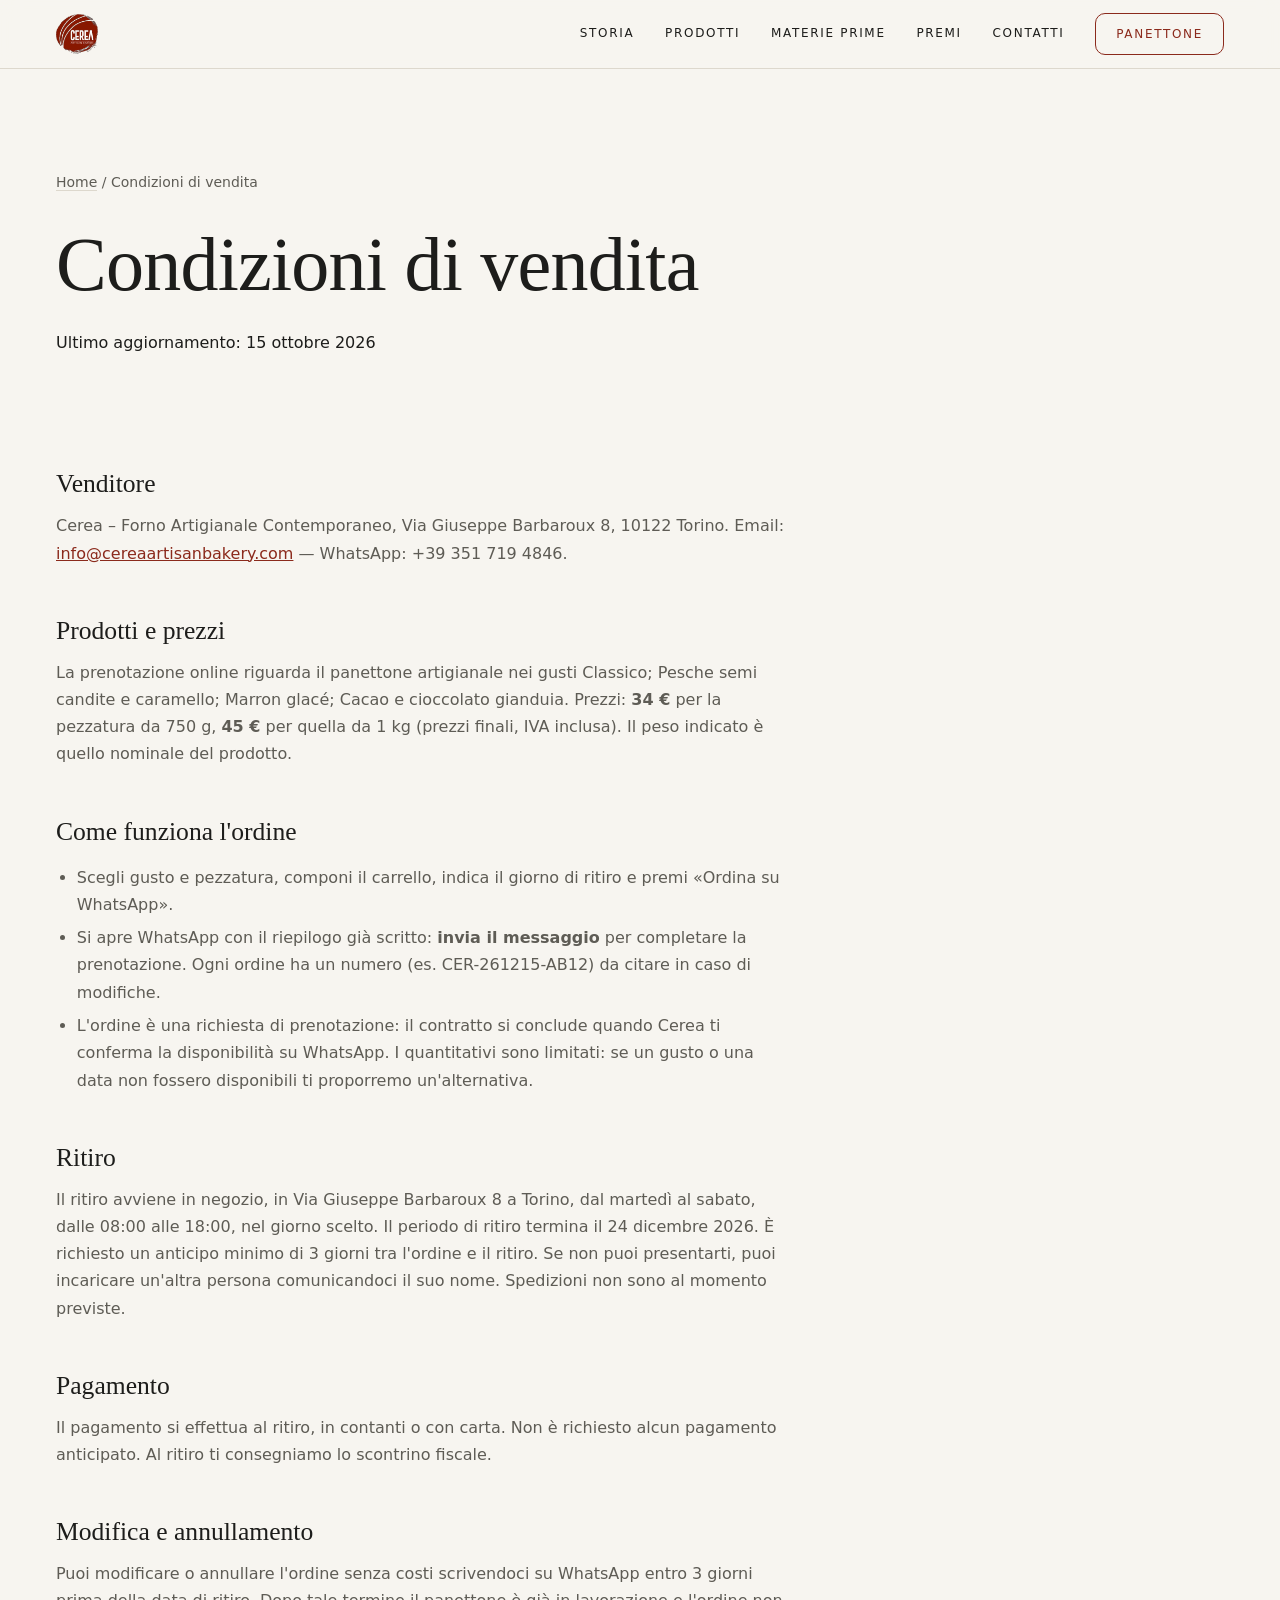
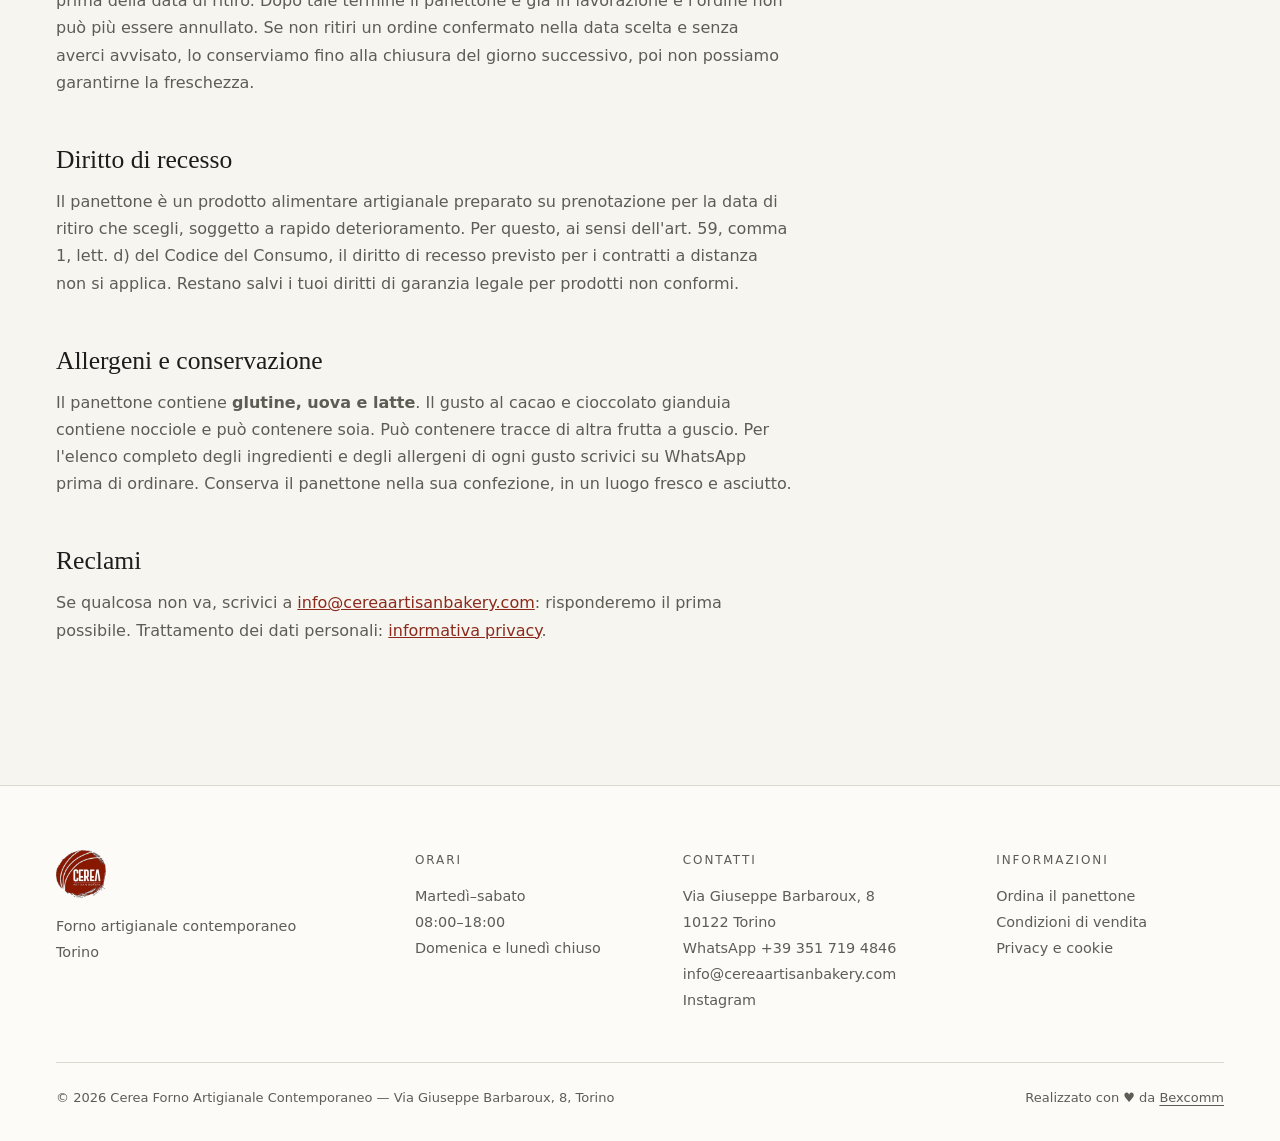
<file: condizioni-di-vendita/index.html>
<!DOCTYPE html>
<html lang="it">
<head>
<meta charset="utf-8">
<meta name="viewport" content="width=device-width, initial-scale=1, viewport-fit=cover">
<title>Condizioni di vendita del panettone | Cerea</title>
<meta name="description" content="Condizioni di vendita, ritiro, pagamento e annullamento per le prenotazioni del panettone artigianale Cerea.">
<meta name="robots" content="index, follow, max-image-preview:large, max-snippet:-1, max-video-preview:-1">
<meta name="author" content="Francesco Gaetano — Cerea Forno Artigianale Contemporaneo">
<meta name="theme-color" content="#f7f5f0">
<link rel="canonical" href="https://cereaartisanbakery.com/condizioni-di-vendita/">
<link rel="icon" type="image/png" sizes="32x32" href="/img/favicon-32.png">
<link rel="icon" type="image/png" sizes="192x192" href="/img/icon-192.png">
<link rel="apple-touch-icon" sizes="180x180" href="/img/apple-touch-icon.png">
<link rel="me" href="https://www.instagram.com/cereaartisanbakery">
<script src="/js/early.js?v=20261110f"></script>
<link rel="stylesheet" href="/css/style.css?v=20261110f">
<link rel="stylesheet" href="/css/mobile.css?v=20261110f" media="(max-width: 760px)">

<meta property="og:type" content="website">
<meta property="og:site_name" content="Cerea Forno Artigianale Contemporaneo">
<meta property="og:locale" content="it_IT">
<meta property="og:title" content="Condizioni di vendita del panettone | Cerea">
<meta property="og:description" content="Condizioni di vendita, ritiro, pagamento e annullamento per le prenotazioni del panettone artigianale Cerea.">
<meta property="og:url" content="https://cereaartisanbakery.com/condizioni-di-vendita/">
<meta property="og:image" content="https://cereaartisanbakery.com/img/og-cerea.jpg">
<meta property="og:image:width" content="1200">
<meta property="og:image:height" content="630">
<meta name="twitter:card" content="summary_large_image">
<meta name="twitter:title" content="Condizioni di vendita del panettone | Cerea">
<meta name="twitter:description" content="Condizioni di vendita, ritiro, pagamento e annullamento per le prenotazioni del panettone artigianale Cerea.">
<meta name="twitter:image" content="https://cereaartisanbakery.com/img/og-cerea.jpg">

<meta name="geo.region" content="IT-TO">
<meta name="geo.placename" content="Torino, Piemonte, Italia">
<meta name="geo.position" content="45.0703;7.6869">
<meta name="ICBM" content="45.0703, 7.6869">

<script type="application/ld+json">
{
  "@context": "https://schema.org",
  "@graph": [
    {
      "@type": "WebPage",
      "@id": "https://cereaartisanbakery.com/condizioni-di-vendita/#webpage",
      "url": "https://cereaartisanbakery.com/condizioni-di-vendita/",
      "name": "Condizioni di vendita del panettone | Cerea",
      "isPartOf": {
        "@id": "https://cereaartisanbakery.com/#website"
      },
      "dateModified": "2026-10-15",
      "inLanguage": "it-IT"
    },
    {
      "@type": "BreadcrumbList",
      "itemListElement": [
        {
          "@type": "ListItem",
          "position": 1,
          "name": "Home",
          "item": "https://cereaartisanbakery.com/"
        },
        {
          "@type": "ListItem",
          "position": 2,
          "name": "Condizioni di vendita",
          "item": "https://cereaartisanbakery.com/condizioni-di-vendita/"
        }
      ]
    }
  ]
}
</script>
</head>
<body>
<a class="skip" href="#main">Vai ai contenuti</a>
<header class="site-header">
  <div class="wrap">
    <a class="brand" href="/" aria-label="Cerea — home"><img src="/img/logo.webp" alt="Cerea Artisan Bakery" width="320" height="308"></a>
    <button class="menu-btn" type="button" aria-expanded="false" aria-controls="nav" aria-label="Apri il menu"><span></span><span></span><span></span></button>
    <nav class="nav" id="nav" aria-label="Principale">
      <a href="/#storia">Storia</a>
      <a href="/#prodotti">Prodotti</a>
      <a href="/#materie">Materie prime</a>
      <a href="/#premi">Premi</a>
      <a href="/#contatti">Contatti</a>
      <a class="nav-cta" href="/panettone/">Panettone</a>
    </nav>
  </div>
</header>
<main id="main">
  <section class="page-head">
    <div class="wrap">
      <nav class="small crumb" aria-label="Percorso"><a href="/">Home</a> / Condizioni di vendita</nav>
      <h1 class="h1">Condizioni di vendita</h1>
      <p class="updated">Ultimo aggiornamento: 15 ottobre 2026</p>
    </div>
  </section>
  <div class="wrap"><div class="legal">
    <h2>Venditore</h2>
    <p>Cerea – Forno Artigianale Contemporaneo, Via Giuseppe Barbaroux 8, 10122 Torino. Email: <a href="mailto:info@cereaartisanbakery.com">info@cereaartisanbakery.com</a> — WhatsApp: +39 351 719 4846.</p>

    <h2>Prodotti e prezzi</h2>
    <p>La prenotazione online riguarda il panettone artigianale nei gusti Classico; Pesche semi candite e caramello; Marron glacé; Cacao e cioccolato gianduia. Prezzi: <strong>34 €</strong> per la pezzatura da 750 g, <strong>45 €</strong> per quella da 1 kg (prezzi finali, IVA inclusa). Il peso indicato è quello nominale del prodotto.</p>

    <h2>Come funziona l'ordine</h2>
    <ul>
      <li>Scegli gusto e pezzatura, componi il carrello, indica il giorno di ritiro e premi «Ordina su WhatsApp».</li>
      <li>Si apre WhatsApp con il riepilogo già scritto: <strong>invia il messaggio</strong> per completare la prenotazione. Ogni ordine ha un numero (es. CER-261215-AB12) da citare in caso di modifiche.</li>
      <li>L'ordine è una richiesta di prenotazione: il contratto si conclude quando Cerea ti conferma la disponibilità su WhatsApp. I quantitativi sono limitati: se un gusto o una data non fossero disponibili ti proporremo un'alternativa.</li>
    </ul>

    <h2>Ritiro</h2>
    <p>Il ritiro avviene in negozio, in Via Giuseppe Barbaroux 8 a Torino, dal martedì al sabato, dalle 08:00 alle 18:00, nel giorno scelto. Il periodo di ritiro termina il 24 dicembre 2026. È richiesto un anticipo minimo di 3 giorni tra l'ordine e il ritiro. Se non puoi presentarti, puoi incaricare un'altra persona comunicandoci il suo nome. Spedizioni non sono al momento previste.</p>

    <h2>Pagamento</h2>
    <p>Il pagamento si effettua al ritiro, in contanti o con carta. Non è richiesto alcun pagamento anticipato. Al ritiro ti consegniamo lo scontrino fiscale.</p>

    <h2>Modifica e annullamento</h2>
    <p>Puoi modificare o annullare l'ordine senza costi scrivendoci su WhatsApp entro 3 giorni prima della data di ritiro. Dopo tale termine il panettone è già in lavorazione e l'ordine non può più essere annullato. Se non ritiri un ordine confermato nella data scelta e senza averci avvisato, lo conserviamo fino alla chiusura del giorno successivo, poi non possiamo garantirne la freschezza.</p>

    <h2>Diritto di recesso</h2>
    <p>Il panettone è un prodotto alimentare artigianale preparato su prenotazione per la data di ritiro che scegli, soggetto a rapido deterioramento. Per questo, ai sensi dell'art. 59, comma 1, lett. d) del Codice del Consumo, il diritto di recesso previsto per i contratti a distanza non si applica. Restano salvi i tuoi diritti di garanzia legale per prodotti non conformi.</p>

    <h2>Allergeni e conservazione</h2>
    <p>Il panettone contiene <strong>glutine, uova e latte</strong>. Il gusto al cacao e cioccolato gianduia contiene nocciole e può contenere soia. Può contenere tracce di altra frutta a guscio. Per l'elenco completo degli ingredienti e degli allergeni di ogni gusto scrivici su WhatsApp prima di ordinare. Conserva il panettone nella sua confezione, in un luogo fresco e asciutto.</p>

    <h2>Reclami</h2>
    <p>Se qualcosa non va, scrivici a <a href="mailto:info@cereaartisanbakery.com">info@cereaartisanbakery.com</a>: risponderemo il prima possibile. Trattamento dei dati personali: <a href="/privacy/">informativa privacy</a>.</p>

  </div></div>
</main>
<footer class="site-footer">
  <div class="wrap">
    <div class="footer-grid">
      <div>
        <img src="/img/logo.webp" alt="Cerea Artisan Bakery" width="320" height="308">
        <p>Forno artigianale contemporaneo<br>Torino</p>
      </div>
      <div>
        <h2>Orari</h2>
        <p>Martedì–sabato<br>08:00–18:00<br>Domenica e lunedì chiuso</p>
      </div>
      <div>
        <h2>Contatti</h2>
        <p>Via Giuseppe Barbaroux, 8<br>10122 Torino</p>
        <p><a href="https://wa.me/393517194846?text=Ciao%20Cerea%2C%20volevo%20un%27informazione" rel="noopener">WhatsApp +39 351 719 4846</a><br>
        <a href="mailto:info@cereaartisanbakery.com">info@cereaartisanbakery.com</a><br>
        <a href="https://www.instagram.com/cereaartisanbakery" rel="noopener me">Instagram</a></p>
      </div>
      <div>
        <h2>Informazioni</h2>
        <ul>
          <li><a href="/panettone/">Ordina il panettone</a></li>
          <li><a href="/condizioni-di-vendita/">Condizioni di vendita</a></li>
          <li><a href="/privacy/">Privacy e cookie</a></li>
        </ul>
      </div>
    </div>
    <div class="footer-bottom">
      <p>© 2026 Cerea Forno Artigianale Contemporaneo — Via Giuseppe Barbaroux, 8, Torino</p>
      <p>Realizzato con ♥ da <a href="https://bexcomm.it" rel="noopener">Bexcomm</a></p>
    </div>
  </div>
</footer>
<script src="/js/site.js?v=20261110f" defer></script>
</body>
</html>
</file>
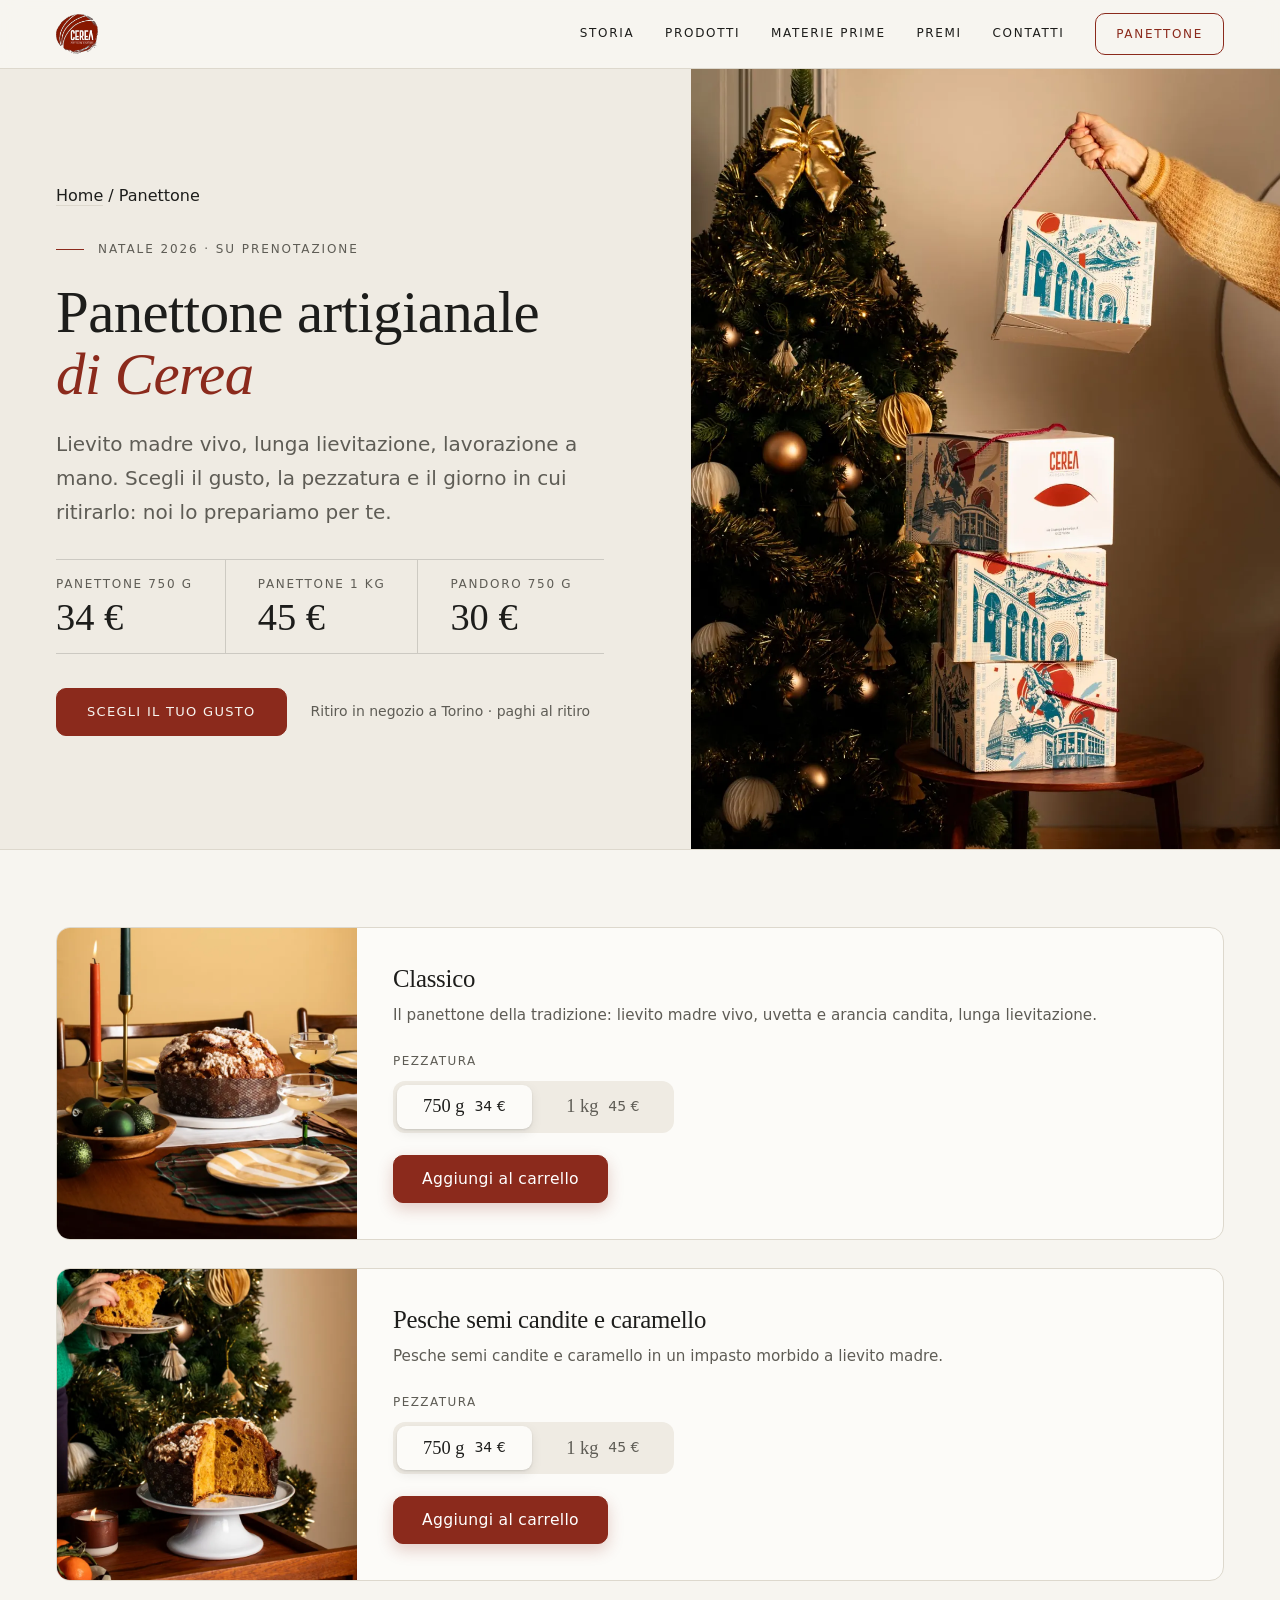
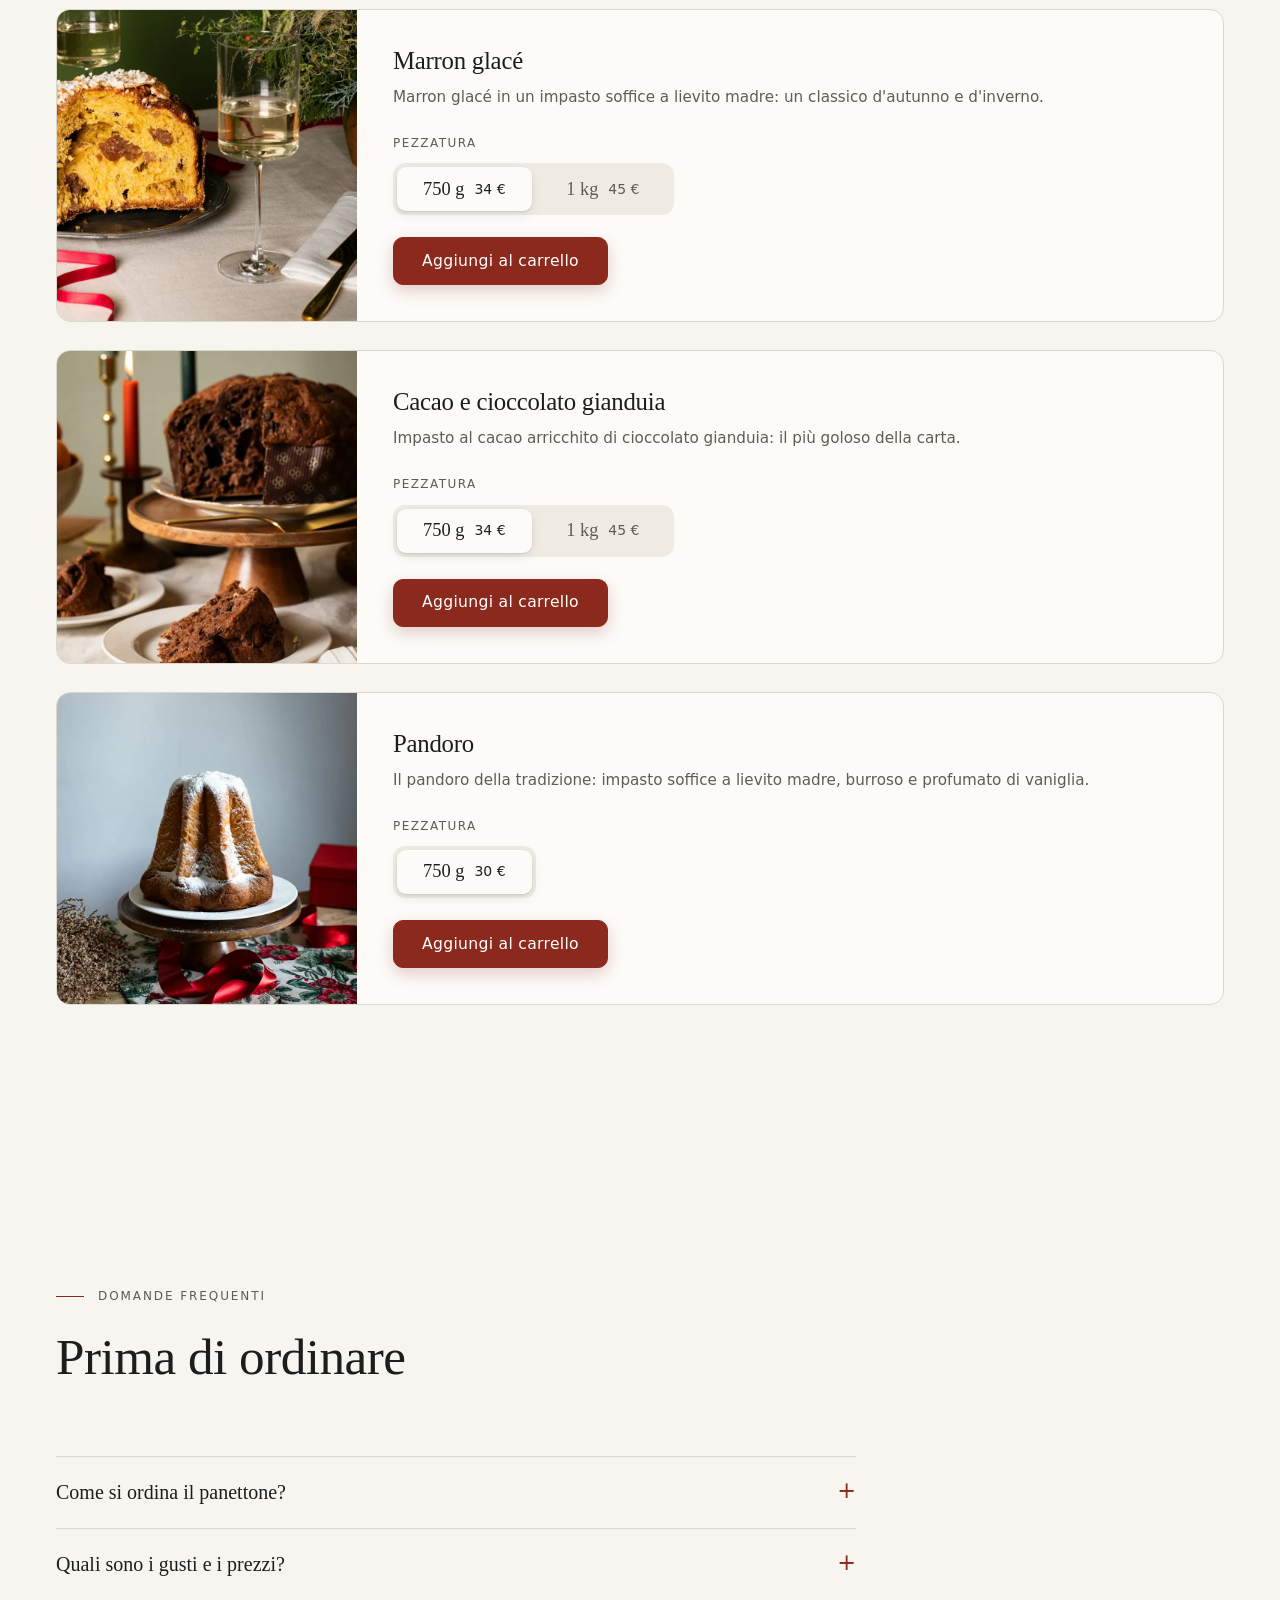
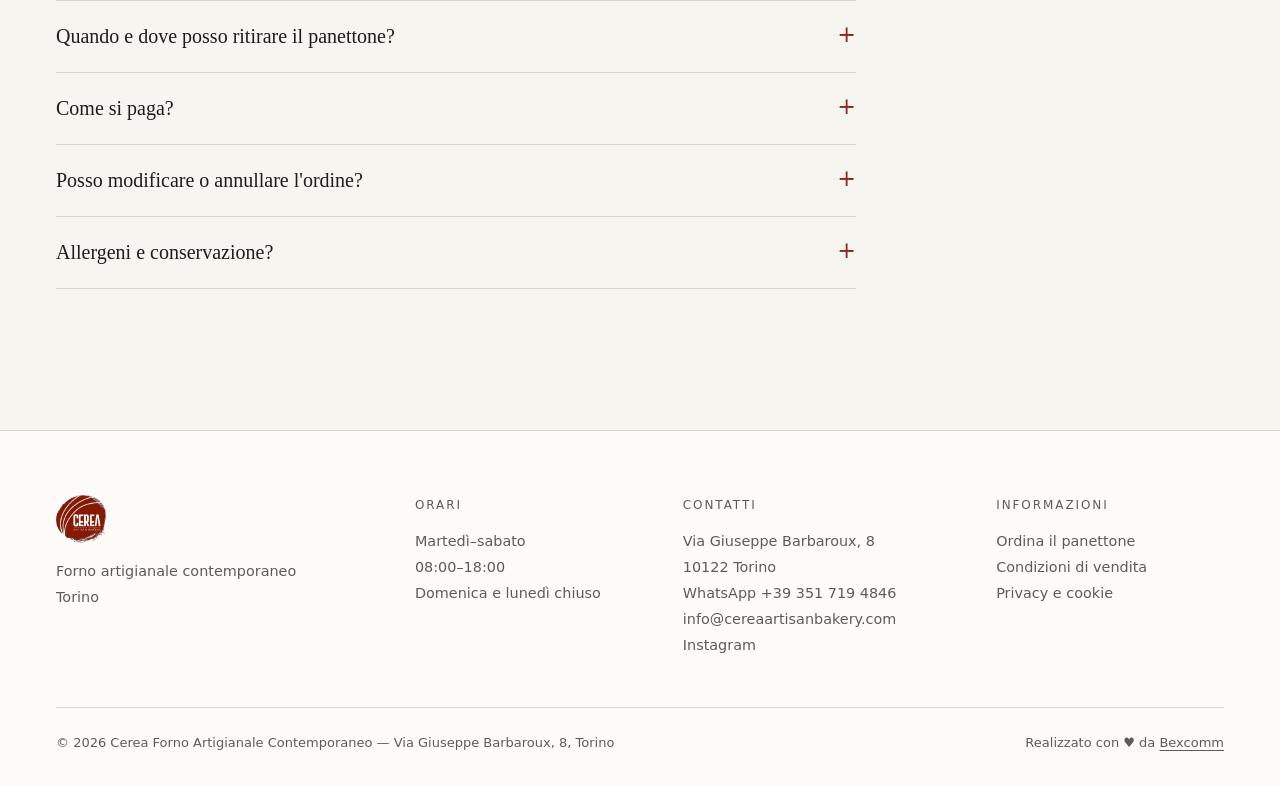
<file: panettone/index.html>
<!DOCTYPE html>
<html lang="it">
<head>
<meta charset="utf-8">
<meta name="viewport" content="width=device-width, initial-scale=1, viewport-fit=cover">
<title>Ordina il panettone artigianale | Cerea Torino</title>
<meta name="description" content="Prenota il panettone artigianale Cerea a Torino: 4 gusti di panettone (750 g a 34 €, 1 kg a 45 €) e il pandoro da 750 g a 30 €. Scegli il giorno del ritiro e invia l&#x27;ordine su WhatsApp.">
<meta name="robots" content="index, follow, max-image-preview:large, max-snippet:-1, max-video-preview:-1">
<meta name="author" content="Francesco Gaetano — Cerea Forno Artigianale Contemporaneo">
<meta name="theme-color" content="#f7f5f0">
<link rel="canonical" href="https://cereaartisanbakery.com/panettone/">
<link rel="preload" as="image" href="/img/panettone-scatole.webp" fetchpriority="high">
<link rel="icon" type="image/png" sizes="32x32" href="/img/favicon-32.png">
<link rel="icon" type="image/png" sizes="192x192" href="/img/icon-192.png">
<link rel="apple-touch-icon" sizes="180x180" href="/img/apple-touch-icon.png">
<link rel="me" href="https://www.instagram.com/cereaartisanbakery">
<script src="/js/early.js?v=20261110f"></script>
<link rel="stylesheet" href="/css/style.css?v=20261110f">
<link rel="stylesheet" href="/css/mobile.css?v=20261110f" media="(max-width: 760px)">

<meta property="og:type" content="website">
<meta property="og:site_name" content="Cerea Forno Artigianale Contemporaneo">
<meta property="og:locale" content="it_IT">
<meta property="og:title" content="Panettone artigianale Cerea — ordina e ritira a Torino">
<meta property="og:description" content="Prenota il panettone artigianale Cerea a Torino: 4 gusti di panettone (750 g a 34 €, 1 kg a 45 €) e il pandoro da 750 g a 30 €. Scegli il giorno del ritiro e invia l&#x27;ordine su WhatsApp.">
<meta property="og:url" content="https://cereaartisanbakery.com/panettone/">
<meta property="og:image" content="https://cereaartisanbakery.com/img/og-panettone.jpg">
<meta property="og:image:width" content="1200">
<meta property="og:image:height" content="630">
<meta name="twitter:card" content="summary_large_image">
<meta name="twitter:title" content="Panettone artigianale Cerea — ordina e ritira a Torino">
<meta name="twitter:description" content="Prenota il panettone artigianale Cerea a Torino: 4 gusti di panettone (750 g a 34 €, 1 kg a 45 €) e il pandoro da 750 g a 30 €. Scegli il giorno del ritiro e invia l&#x27;ordine su WhatsApp.">
<meta name="twitter:image" content="https://cereaartisanbakery.com/img/og-panettone.jpg">

<meta name="geo.region" content="IT-TO">
<meta name="geo.placename" content="Torino, Piemonte, Italia">
<meta name="geo.position" content="45.0703;7.6869">
<meta name="ICBM" content="45.0703, 7.6869">

<script type="application/ld+json">
{
  "@context": "https://schema.org",
  "@graph": [
    {
      "@type": [
        "Bakery",
        "FoodEstablishment",
        "LocalBusiness"
      ],
      "@id": "https://cereaartisanbakery.com/#bakery",
      "name": "Cerea Forno Artigianale Contemporaneo",
      "alternateName": [
        "Cerea Artisan Bakery",
        "Cerea Bakery Torino",
        "Panificio Cerea Torino"
      ],
      "url": "https://cereaartisanbakery.com/",
      "logo": "https://cereaartisanbakery.com/img/logo.png",
      "image": [
        "https://cereaartisanbakery.com/img/og-cerea.jpg",
        "https://cereaartisanbakery.com/img/team-cerea.webp"
      ],
      "telephone": "+393517194846",
      "email": "info@cereaartisanbakery.com",
      "priceRange": "€€",
      "currenciesAccepted": "EUR",
      "paymentAccepted": "Contanti, Carta di credito",
      "address": {
        "@type": "PostalAddress",
        "streetAddress": "Via Giuseppe Barbaroux, 8",
        "addressLocality": "Torino",
        "addressRegion": "Piemonte",
        "postalCode": "10122",
        "addressCountry": "IT"
      },
      "geo": {
        "@type": "GeoCoordinates",
        "latitude": 45.0703,
        "longitude": 7.6869
      },
      "hasMap": "https://www.google.com/maps/place/Via+Giuseppe+Barbaroux,+8,+Torino",
      "openingHoursSpecification": [
        {
          "@type": "OpeningHoursSpecification",
          "dayOfWeek": [
            "Tuesday",
            "Wednesday",
            "Thursday",
            "Friday",
            "Saturday"
          ],
          "opens": "08:00",
          "closes": "18:00"
        }
      ],
      "sameAs": [
        "https://www.instagram.com/cereaartisanbakery"
      ]
    },
    {
      "@type": "WebPage",
      "@id": "https://cereaartisanbakery.com/panettone/#webpage",
      "url": "https://cereaartisanbakery.com/panettone/",
      "name": "Ordina il panettone artigianale — Cerea Torino",
      "description": "Prenota il panettone artigianale Cerea: 4 gusti di panettone (750 g a 34 €, 1 kg a 45 €) e il pandoro da 750 g a 30 €. Ritiro in negozio a Torino.",
      "isPartOf": {
        "@id": "https://cereaartisanbakery.com/#website"
      },
      "about": {
        "@id": "https://cereaartisanbakery.com/#bakery"
      },
      "dateModified": "2026-10-15",
      "inLanguage": "it-IT"
    },
    {
      "@type": "BreadcrumbList",
      "itemListElement": [
        {
          "@type": "ListItem",
          "position": 1,
          "name": "Home",
          "item": "https://cereaartisanbakery.com/"
        },
        {
          "@type": "ListItem",
          "position": 2,
          "name": "Panettone",
          "item": "https://cereaartisanbakery.com/panettone/"
        }
      ]
    },
    {
      "@type": "Product",
      "name": "Panettone artigianale — Classico",
      "description": "Il panettone della tradizione: lievito madre vivo, uvetta e arancia candita, lunga lievitazione.",
      "category": "Panettone artigianale",
      "brand": {
        "@type": "Brand",
        "name": "Cerea"
      },
      "offers": [
        {
          "@type": "Offer",
          "name": "Classico — 750 g",
          "price": "34.00",
          "priceCurrency": "EUR",
          "availability": "https://schema.org/PreOrder",
          "priceValidUntil": "2026-12-24",
          "url": "https://cereaartisanbakery.com/panettone/",
          "seller": {
            "@id": "https://cereaartisanbakery.com/#bakery"
          }
        },
        {
          "@type": "Offer",
          "name": "Classico — 1 kg",
          "price": "45.00",
          "priceCurrency": "EUR",
          "availability": "https://schema.org/PreOrder",
          "priceValidUntil": "2026-12-24",
          "url": "https://cereaartisanbakery.com/panettone/",
          "seller": {
            "@id": "https://cereaartisanbakery.com/#bakery"
          }
        }
      ],
      "image": "https://cereaartisanbakery.com/img/panettone-classico-tavola.webp"
    },
    {
      "@type": "Product",
      "name": "Panettone artigianale — Pesche semi candite e caramello",
      "description": "Pesche semi candite e caramello in un impasto morbido a lievito madre.",
      "category": "Panettone artigianale",
      "brand": {
        "@type": "Brand",
        "name": "Cerea"
      },
      "image": "https://cereaartisanbakery.com/img/panettone-pesche.webp",
      "offers": [
        {
          "@type": "Offer",
          "name": "Pesche semi candite e caramello — 750 g",
          "price": "34.00",
          "priceCurrency": "EUR",
          "availability": "https://schema.org/PreOrder",
          "priceValidUntil": "2026-12-24",
          "url": "https://cereaartisanbakery.com/panettone/",
          "seller": {
            "@id": "https://cereaartisanbakery.com/#bakery"
          }
        },
        {
          "@type": "Offer",
          "name": "Pesche semi candite e caramello — 1 kg",
          "price": "45.00",
          "priceCurrency": "EUR",
          "availability": "https://schema.org/PreOrder",
          "priceValidUntil": "2026-12-24",
          "url": "https://cereaartisanbakery.com/panettone/",
          "seller": {
            "@id": "https://cereaartisanbakery.com/#bakery"
          }
        }
      ]
    },
    {
      "@type": "Product",
      "name": "Panettone artigianale — Marron glacé",
      "description": "Marron glacé in un impasto soffice a lievito madre: un classico d'autunno e d'inverno.",
      "category": "Panettone artigianale",
      "brand": {
        "@type": "Brand",
        "name": "Cerea"
      },
      "image": "https://cereaartisanbakery.com/img/panettone-marron-glace.webp",
      "offers": [
        {
          "@type": "Offer",
          "name": "Marron glacé — 750 g",
          "price": "34.00",
          "priceCurrency": "EUR",
          "availability": "https://schema.org/PreOrder",
          "priceValidUntil": "2026-12-24",
          "url": "https://cereaartisanbakery.com/panettone/",
          "seller": {
            "@id": "https://cereaartisanbakery.com/#bakery"
          }
        },
        {
          "@type": "Offer",
          "name": "Marron glacé — 1 kg",
          "price": "45.00",
          "priceCurrency": "EUR",
          "availability": "https://schema.org/PreOrder",
          "priceValidUntil": "2026-12-24",
          "url": "https://cereaartisanbakery.com/panettone/",
          "seller": {
            "@id": "https://cereaartisanbakery.com/#bakery"
          }
        }
      ]
    },
    {
      "@type": "Product",
      "name": "Panettone artigianale — Cacao e cioccolato gianduia",
      "description": "Impasto al cacao arricchito di cioccolato gianduia: il più goloso della carta.",
      "category": "Panettone artigianale",
      "brand": {
        "@type": "Brand",
        "name": "Cerea"
      },
      "offers": [
        {
          "@type": "Offer",
          "name": "Cacao e cioccolato gianduia — 750 g",
          "price": "34.00",
          "priceCurrency": "EUR",
          "availability": "https://schema.org/PreOrder",
          "priceValidUntil": "2026-12-24",
          "url": "https://cereaartisanbakery.com/panettone/",
          "seller": {
            "@id": "https://cereaartisanbakery.com/#bakery"
          }
        },
        {
          "@type": "Offer",
          "name": "Cacao e cioccolato gianduia — 1 kg",
          "price": "45.00",
          "priceCurrency": "EUR",
          "availability": "https://schema.org/PreOrder",
          "priceValidUntil": "2026-12-24",
          "url": "https://cereaartisanbakery.com/panettone/",
          "seller": {
            "@id": "https://cereaartisanbakery.com/#bakery"
          }
        }
      ],
      "image": "https://cereaartisanbakery.com/img/panettone-cacao.webp"
    },
    {
      "@type": "Product",
      "name": "Pandoro artigianale",
      "description": "Il pandoro della tradizione: impasto soffice a lievito madre, burroso e profumato di vaniglia.",
      "category": "Pandoro artigianale",
      "brand": {
        "@type": "Brand",
        "name": "Cerea"
      },
      "image": "https://cereaartisanbakery.com/img/pandoro.webp",
      "offers": [
        {
          "@type": "Offer",
          "name": "Pandoro — 750 g",
          "price": "30.00",
          "priceCurrency": "EUR",
          "availability": "https://schema.org/PreOrder",
          "priceValidUntil": "2026-12-24",
          "url": "https://cereaartisanbakery.com/panettone/",
          "seller": {
            "@id": "https://cereaartisanbakery.com/#bakery"
          }
        }
      ]
    },
    {
      "@type": "FAQPage",
      "mainEntity": [
        {
          "@type": "Question",
          "name": "Come si ordina il panettone?",
          "acceptedAnswer": {
            "@type": "Answer",
            "text": "Scegli gusto e pezzatura, aggiungi al carrello, indica nome, telefono e data di ritiro e premi «Ordina su WhatsApp»: si aprirà WhatsApp con il riepilogo già scritto verso Cerea. L'ordine è valido quando Cerea ti conferma la disponibilità."
          }
        },
        {
          "@type": "Question",
          "name": "Quali sono i gusti e i prezzi?",
          "acceptedAnswer": {
            "@type": "Answer",
            "text": "Classico; pesche semi candite e caramello; marron glacé; cacao e cioccolato gianduia. Ogni gusto di panettone è disponibile da 750 g a 34 € oppure da 1 kg a 45 €. C\u2019è anche il pandoro da 750 g a 30 €."
          }
        },
        {
          "@type": "Question",
          "name": "Quando e dove posso ritirare il panettone?",
          "acceptedAnswer": {
            "@type": "Answer",
            "text": "Il ritiro è in negozio, in Via Giuseppe Barbaroux 8 a Torino, dal martedì al sabato dalle 08:00 alle 18:00, nel giorno scelto in fase d'ordine. L'ultimo ritiro possibile è il 24 dicembre 2026."
          }
        },
        {
          "@type": "Question",
          "name": "Come si paga?",
          "acceptedAnswer": {
            "@type": "Answer",
            "text": "Il pagamento avviene al ritiro, in contanti o con carta. Non è richiesto alcun pagamento online."
          }
        },
        {
          "@type": "Question",
          "name": "Posso modificare o annullare l'ordine?",
          "acceptedAnswer": {
            "@type": "Answer",
            "text": "Sì, scrivendo su WhatsApp al +39 351 719 4846 entro 3 giorni prima della data di ritiro. Oltre questo termine il panettone è già in lavorazione. Maggiori dettagli nelle condizioni di vendita."
          }
        },
        {
          "@type": "Question",
          "name": "Allergeni e conservazione?",
          "acceptedAnswer": {
            "@type": "Answer",
            "text": "Il panettone contiene glutine, uova e latte; il gusto al cacao e cioccolato gianduia contiene nocciole e può contenere soia. Può contenere tracce di altra frutta a guscio. Per l'elenco completo degli allergeni scrivici su WhatsApp. Conservalo in un luogo fresco e asciutto, nella sua confezione."
          }
        }
      ]
    }
  ]
}
</script>
</head>
<body>
<a class="skip" href="#main">Vai ai contenuti</a>
<header class="site-header">
  <div class="wrap">
    <a class="brand" href="/" aria-label="Cerea — home"><img src="/img/logo.webp" alt="Cerea Artisan Bakery" width="320" height="308"></a>
    <button class="menu-btn" type="button" aria-expanded="false" aria-controls="nav" aria-label="Apri il menu"><span></span><span></span><span></span></button>
    <nav class="nav" id="nav" aria-label="Principale">
      <a href="/#storia">Storia</a>
      <a href="/#prodotti">Prodotti</a>
      <a href="/#materie">Materie prime</a>
      <a href="/#premi">Premi</a>
      <a href="/#contatti">Contatti</a>
      <a class="nav-cta" href="/panettone/" aria-current="page">Panettone</a>
    </nav>
  </div>
</header>
<main id="main">
  <section class="pan-top" aria-labelledby="pan-h">
    <div class="pan-top-inner">
      <div class="pan-top-text">
        <nav class="crumb" aria-label="Percorso"><a href="/">Home</a> / Panettone</nav>
        <p class="eyebrow">Natale 2026 · su prenotazione</p>
        <h1 class="h1" id="pan-h">Panettone artigianale <em>di Cerea</em></h1>
        <p class="lead">Lievito madre vivo, lunga lievitazione, lavorazione a mano. Scegli il gusto, la pezzatura e il giorno in cui ritirarlo: noi lo prepariamo per te.</p>
        <ul class="pt-prices" aria-label="Prezzi">
          <li><span>Panettone 750 g</span><b>34 €</b></li>
          <li><span>Panettone 1 kg</span><b>45 €</b></li>
          <li><span>Pandoro 750 g</span><b>30 €</b></li>
        </ul>
        <div class="pt-cta">
          <a class="btn btn--accent" href="#flavors">Scegli il tuo gusto</a>
          <p>Ritiro in negozio a Torino · paghi al ritiro</p>
        </div>
      </div>
      <figure class="pan-top-media">
        <img src="/img/panettone-scatole.webp" alt="Le scatole del panettone Cerea con le illustrazioni di Torino, impilate accanto a un albero di Natale; una mano ne regge una per il manico" width="1100" height="1650" fetchpriority="high">
      </figure>
    </div>
  </section>

  <section class="wrap shop" aria-labelledby="gusti-h">
    <h2 class="sr-only" id="gusti-h">Scegli il gusto e la pezzatura</h2>
    <div class="flavor-grid" id="flavors">
        <article class="flavor" data-id="classico" data-name="Classico">
          <div class="flavor-photo"><img src="/img/panettone-classico-tavola.webp" alt="Panettone classico Cerea con glassatura e granella di zucchero, su una tavola natalizia con candele e bicchieri" width="800" height="1200" loading="lazy" decoding="async"></div>
          <div class="flavor-main">
            <div class="flavor-body">
              <h3 class="h3">Classico</h3>
              <p>Il panettone della tradizione: lievito madre vivo, uvetta e arancia candita, lunga lievitazione.</p>
            </div>
            <fieldset class="size-picker">
              <legend>Pezzatura</legend>
              <div class="seg">
                <label><input type="radio" name="size-classico" value="750" data-price="34" checked><span class="opt"><b>750 g</b><span>34 €</span></span></label>
                <label><input type="radio" name="size-classico" value="1000" data-price="45"><span class="opt"><b>1 kg</b><span>45 €</span></span></label>
              </div>
            </fieldset>
            <div class="flavor-foot">
              <button type="button" class="btn btn--pill add-btn" aria-label="Aggiungi al carrello: Classico">Aggiungi al carrello</button>
              <span class="in-cart" aria-hidden="true"></span>
            </div>
          </div>
        </article>
        <article class="flavor" data-id="pesche" data-name="Pesche semi candite e caramello">
          <div class="flavor-photo"><img src="/img/panettone-pesche.webp" alt="Panettone alle pesche semi candite e caramello Cerea su un’alzata bianca davanti all’albero di Natale, con una fetta in un piatto tenuto in mano" width="800" height="1200" loading="lazy" decoding="async"></div>
          <div class="flavor-main">
            <div class="flavor-body">
              <h3 class="h3">Pesche semi candite e caramello</h3>
              <p>Pesche semi candite e caramello in un impasto morbido a lievito madre.</p>
            </div>
            <fieldset class="size-picker">
              <legend>Pezzatura</legend>
              <div class="seg">
                <label><input type="radio" name="size-pesche" value="750" data-price="34" checked><span class="opt"><b>750 g</b><span>34 €</span></span></label>
                <label><input type="radio" name="size-pesche" value="1000" data-price="45"><span class="opt"><b>1 kg</b><span>45 €</span></span></label>
              </div>
            </fieldset>
            <div class="flavor-foot">
              <button type="button" class="btn btn--pill add-btn" aria-label="Aggiungi al carrello: Pesche semi candite e caramello">Aggiungi al carrello</button>
              <span class="in-cart" aria-hidden="true"></span>
            </div>
          </div>
        </article>
        <article class="flavor" data-id="marron" data-name="Marron glacé">
          <div class="flavor-photo"><img src="/img/panettone-marron-glace.webp" alt="Panettone ai marron glacé Cerea tagliato, con i pezzi di marron nell'impasto, accanto a un calice su una tavola natalizia" width="800" height="1200" loading="lazy" decoding="async"></div>
          <div class="flavor-main">
            <div class="flavor-body">
              <h3 class="h3">Marron glacé</h3>
              <p>Marron glacé in un impasto soffice a lievito madre: un classico d&#x27;autunno e d&#x27;inverno.</p>
            </div>
            <fieldset class="size-picker">
              <legend>Pezzatura</legend>
              <div class="seg">
                <label><input type="radio" name="size-marron" value="750" data-price="34" checked><span class="opt"><b>750 g</b><span>34 €</span></span></label>
                <label><input type="radio" name="size-marron" value="1000" data-price="45"><span class="opt"><b>1 kg</b><span>45 €</span></span></label>
              </div>
            </fieldset>
            <div class="flavor-foot">
              <button type="button" class="btn btn--pill add-btn" aria-label="Aggiungi al carrello: Marron glacé">Aggiungi al carrello</button>
              <span class="in-cart" aria-hidden="true"></span>
            </div>
          </div>
        </article>
        <article class="flavor" data-id="cacao" data-name="Cacao e cioccolato gianduia">
          <div class="flavor-photo"><img src="/img/panettone-cacao.webp" alt="Panettone al cacao e cioccolato gianduia di Cerea, tagliato su alzata di legno" width="720" height="873" loading="lazy" decoding="async"></div>
          <div class="flavor-main">
            <div class="flavor-body">
              <h3 class="h3">Cacao e cioccolato gianduia</h3>
              <p>Impasto al cacao arricchito di cioccolato gianduia: il più goloso della carta.</p>
            </div>
            <fieldset class="size-picker">
              <legend>Pezzatura</legend>
              <div class="seg">
                <label><input type="radio" name="size-cacao" value="750" data-price="34" checked><span class="opt"><b>750 g</b><span>34 €</span></span></label>
                <label><input type="radio" name="size-cacao" value="1000" data-price="45"><span class="opt"><b>1 kg</b><span>45 €</span></span></label>
              </div>
            </fieldset>
            <div class="flavor-foot">
              <button type="button" class="btn btn--pill add-btn" aria-label="Aggiungi al carrello: Cacao e cioccolato gianduia">Aggiungi al carrello</button>
              <span class="in-cart" aria-hidden="true"></span>
            </div>
          </div>
        </article>
        <article class="flavor" data-id="pandoro" data-name="Pandoro" data-kind="Pandoro">
          <div class="flavor-photo"><img src="/img/pandoro.webp" alt="Pandoro Cerea con zucchero a velo su un’alzata di legno, tra nastri rossi e una tovaglia natalizia" width="800" height="1200" loading="lazy" decoding="async"></div>
          <div class="flavor-main">
            <div class="flavor-body">
              <h3 class="h3">Pandoro</h3>
              <p>Il pandoro della tradizione: impasto soffice a lievito madre, burroso e profumato di vaniglia.</p>
            </div>
            <fieldset class="size-picker">
              <legend>Pezzatura</legend>
              <div class="seg seg--single">
                <label><input type="radio" name="size-pandoro" value="750" data-price="30" checked><span class="opt"><b>750 g</b><span>30 €</span></span></label>
              </div>
            </fieldset>
            <div class="flavor-foot">
              <button type="button" class="btn btn--pill add-btn" aria-label="Aggiungi al carrello: Pandoro">Aggiungi al carrello</button>
              <span class="in-cart" aria-hidden="true"></span>
            </div>
          </div>
        </article>
    </div>
    <noscript><p class="alert">Per usare il carrello serve JavaScript. Puoi comunque ordinare scrivendoci su <a href="https://wa.me/393517194846?text=Ciao%20Cerea%2C%20vorrei%20ordinare%20un%20panettone">WhatsApp</a>.</p></noscript>
  </section>

  <div class="cart-bar" id="cart-bar" role="region" aria-label="Carrello" hidden>
    <div><small id="bar-count">0 panettoni</small><b id="bar-total">0,00 €</b></div>
    <button type="button" class="btn" id="open-cart">Vai al carrello</button>
  </div>
  <p class="sr-only" id="cart-status" role="status" aria-live="polite"></p>

  <dialog class="sheet" id="checkout" aria-labelledby="co-title">
    <div class="sheet-head">
      <h2 id="co-title">Il tuo ordine</h2>
      <button type="button" class="icon-btn" id="close-cart" aria-label="Chiudi il carrello">&times;</button>
    </div>
    <ol class="steps" id="steps" aria-label="Passaggi dell'ordine">
      <li>1 · Carrello</li><li>2 · Ritiro</li><li>3 · I tuoi dati</li>
    </ol>

    <form id="order-form" novalidate>
      <div class="sheet-body">
        <section class="step" data-step="1">
          <h3 tabindex="-1">Controlla il carrello</h3>
          <div class="cart-empty" id="cart-empty" hidden>
            <p>Il carrello è vuoto. Scegli un panettone per iniziare.</p>
            <button type="button" class="btn btn--ghost" id="back-to-shop">Scegli un panettone</button>
          </div>
          <ul class="cart-lines" id="cart-lines"></ul>
          <div class="cart-total" id="cart-total"><span>Totale</span><b id="total">0,00 €</b></div>
        </section>

        <section class="step" data-step="2" hidden>
          <h3 tabindex="-1">Che giorno vuoi ritirarlo?</h3>
          <p class="small" id="date-hint">Ritiro in negozio da martedì a sabato, negli orari di apertura (08:00–18:00).</p>
          <div class="fields">
                          <div class="field"><label for="date">Giorno</label><input type="date" id="date" name="date" required aria-describedby="date-hint date-err"><span class="error" id="date-err" role="alert"></span></div>
            <p class="form-note">Ritiro in Via Giuseppe Barbaroux, 8, Torino.</p>
          </div>
        </section>

        <section class="step" data-step="3" hidden>
          <h3 tabindex="-1">Ultimo passo: i tuoi dati</h3>
          <dl class="review" id="review"></dl>
          <div class="fields">
            <div class="row-2">
              <div class="field"><label for="name">Nome e cognome</label><input type="text" id="name" name="name" autocomplete="name" required maxlength="80" aria-describedby="name-err"><span class="error" id="name-err" role="alert"></span></div>
              <div class="field"><label for="phone">Telefono (WhatsApp)</label><input type="tel" id="phone" name="phone" autocomplete="tel" inputmode="tel" placeholder="333 1234567" required maxlength="24" aria-describedby="phone-err"><span class="error" id="phone-err" role="alert"></span></div>
            </div>
            <details class="note-toggle"><summary>Aggiungi una nota <span>(facoltativo)</span></summary><div class="field"><label class="sr-only" for="notes">Note</label><textarea id="notes" name="notes" maxlength="400" placeholder="Allergie, richieste particolari…"></textarea></div></details>
            <div>
              <label class="check"><input type="checkbox" id="privacy" name="privacy" required aria-describedby="privacy-err"><span>Ho letto l'<a href="/privacy/" target="_blank" rel="noopener">informativa privacy</a> e le <a href="/condizioni-di-vendita/" target="_blank" rel="noopener">condizioni di vendita</a>.</span></label>
              <span class="error block" id="privacy-err" role="alert"></span>
            </div>
          </div>
        </section>
        <div class="alert" id="form-alert" role="alert" hidden></div>
      </div>
      <div class="sheet-foot">
        <button type="button" class="btn btn--ghost" id="back" hidden>Indietro</button>
        <button type="submit" class="btn btn--accent" id="next">Continua con il ritiro</button>
      </div>
    </form>

    <div class="done" id="done" hidden>
      <div class="sheet-body">
        <h3 tabindex="-1" id="done-title">Quasi fatto: invia il messaggio su WhatsApp</h3>
        <p class="small">Invia il messaggio per completare la prenotazione. Se WhatsApp non si è aperto, usa il primo pulsante.</p>
        <div class="summary" id="summary"></div>
        <p class="form-note mt-md">Cerea ti risponde su WhatsApp per confermare disponibilità e ritiro.</p>
      </div>
      <div class="sheet-foot">
        <a class="btn btn--accent" id="send-shop" href="#" target="_blank" rel="noopener">Invia l'ordine a Cerea</a>
        <a class="btn btn--ghost" id="send-me" href="#" target="_blank" rel="noopener">Salva la conferma sul tuo WhatsApp</a>
        <button type="button" class="btn btn--ghost" id="finish">Chiudi</button>
      </div>
    </div>
  </dialog>

  <section class="section" id="faq" aria-labelledby="faq-h">
    <div class="wrap">
      <div class="section-head">
        <p class="eyebrow">Domande frequenti</p>
        <h2 class="h2" id="faq-h">Prima di ordinare</h2>
      </div>
      <div class="faq">
      <details><summary>Come si ordina il panettone?</summary><p>Scegli gusto e pezzatura, aggiungi al carrello, indica nome, telefono e data di ritiro e premi «Ordina su WhatsApp»: si aprirà WhatsApp con il riepilogo già scritto verso Cerea. L&#x27;ordine è valido quando Cerea ti conferma la disponibilità.</p></details>
      <details><summary>Quali sono i gusti e i prezzi?</summary><p>Classico; pesche semi candite e caramello; marron glacé; cacao e cioccolato gianduia. Ogni gusto di panettone è disponibile da 750 g a 34 € oppure da 1 kg a 45 €. C\u2019è anche il pandoro da 750 g a 30 €.</p></details>
      <details><summary>Quando e dove posso ritirare il panettone?</summary><p>Il ritiro è in negozio, in Via Giuseppe Barbaroux 8 a Torino, dal martedì al sabato dalle 08:00 alle 18:00, nel giorno scelto in fase d&#x27;ordine. L&#x27;ultimo ritiro possibile è il 24 dicembre 2026.</p></details>
      <details><summary>Come si paga?</summary><p>Il pagamento avviene al ritiro, in contanti o con carta. Non è richiesto alcun pagamento online.</p></details>
      <details><summary>Posso modificare o annullare l&#x27;ordine?</summary><p>Sì, scrivendo su WhatsApp al +39 351 719 4846 entro 3 giorni prima della data di ritiro. Oltre questo termine il panettone è già in lavorazione. Maggiori dettagli nelle condizioni di vendita.</p></details>
      <details><summary>Allergeni e conservazione?</summary><p>Il panettone contiene glutine, uova e latte; il gusto al cacao e cioccolato gianduia contiene nocciole e può contenere soia. Può contenere tracce di altra frutta a guscio. Per l&#x27;elenco completo degli allergeni scrivici su WhatsApp. Conservalo in un luogo fresco e asciutto, nella sua confezione.</p></details>
      </div>
    </div>
  </section>
</main>
<footer class="site-footer">
  <div class="wrap">
    <div class="footer-grid">
      <div>
        <img src="/img/logo.webp" alt="Cerea Artisan Bakery" width="320" height="308">
        <p>Forno artigianale contemporaneo<br>Torino</p>
      </div>
      <div>
        <h2>Orari</h2>
        <p>Martedì–sabato<br>08:00–18:00<br>Domenica e lunedì chiuso</p>
      </div>
      <div>
        <h2>Contatti</h2>
        <p>Via Giuseppe Barbaroux, 8<br>10122 Torino</p>
        <p><a href="https://wa.me/393517194846?text=Ciao%20Cerea%2C%20volevo%20un%27informazione" rel="noopener">WhatsApp +39 351 719 4846</a><br>
        <a href="mailto:info@cereaartisanbakery.com">info@cereaartisanbakery.com</a><br>
        <a href="https://www.instagram.com/cereaartisanbakery" rel="noopener me">Instagram</a></p>
      </div>
      <div>
        <h2>Informazioni</h2>
        <ul>
          <li><a href="/panettone/">Ordina il panettone</a></li>
          <li><a href="/condizioni-di-vendita/">Condizioni di vendita</a></li>
          <li><a href="/privacy/">Privacy e cookie</a></li>
        </ul>
      </div>
    </div>
    <div class="footer-bottom">
      <p>© 2026 Cerea Forno Artigianale Contemporaneo — Via Giuseppe Barbaroux, 8, Torino</p>
      <p>Realizzato con ♥ da <a href="https://bexcomm.it" rel="noopener">Bexcomm</a></p>
    </div>
  </div>
</footer>
<script src="/js/site.js?v=20261110f" defer></script>
<script src="/js/order.js?v=20261110f" defer></script>
</body>
</html>
</file>
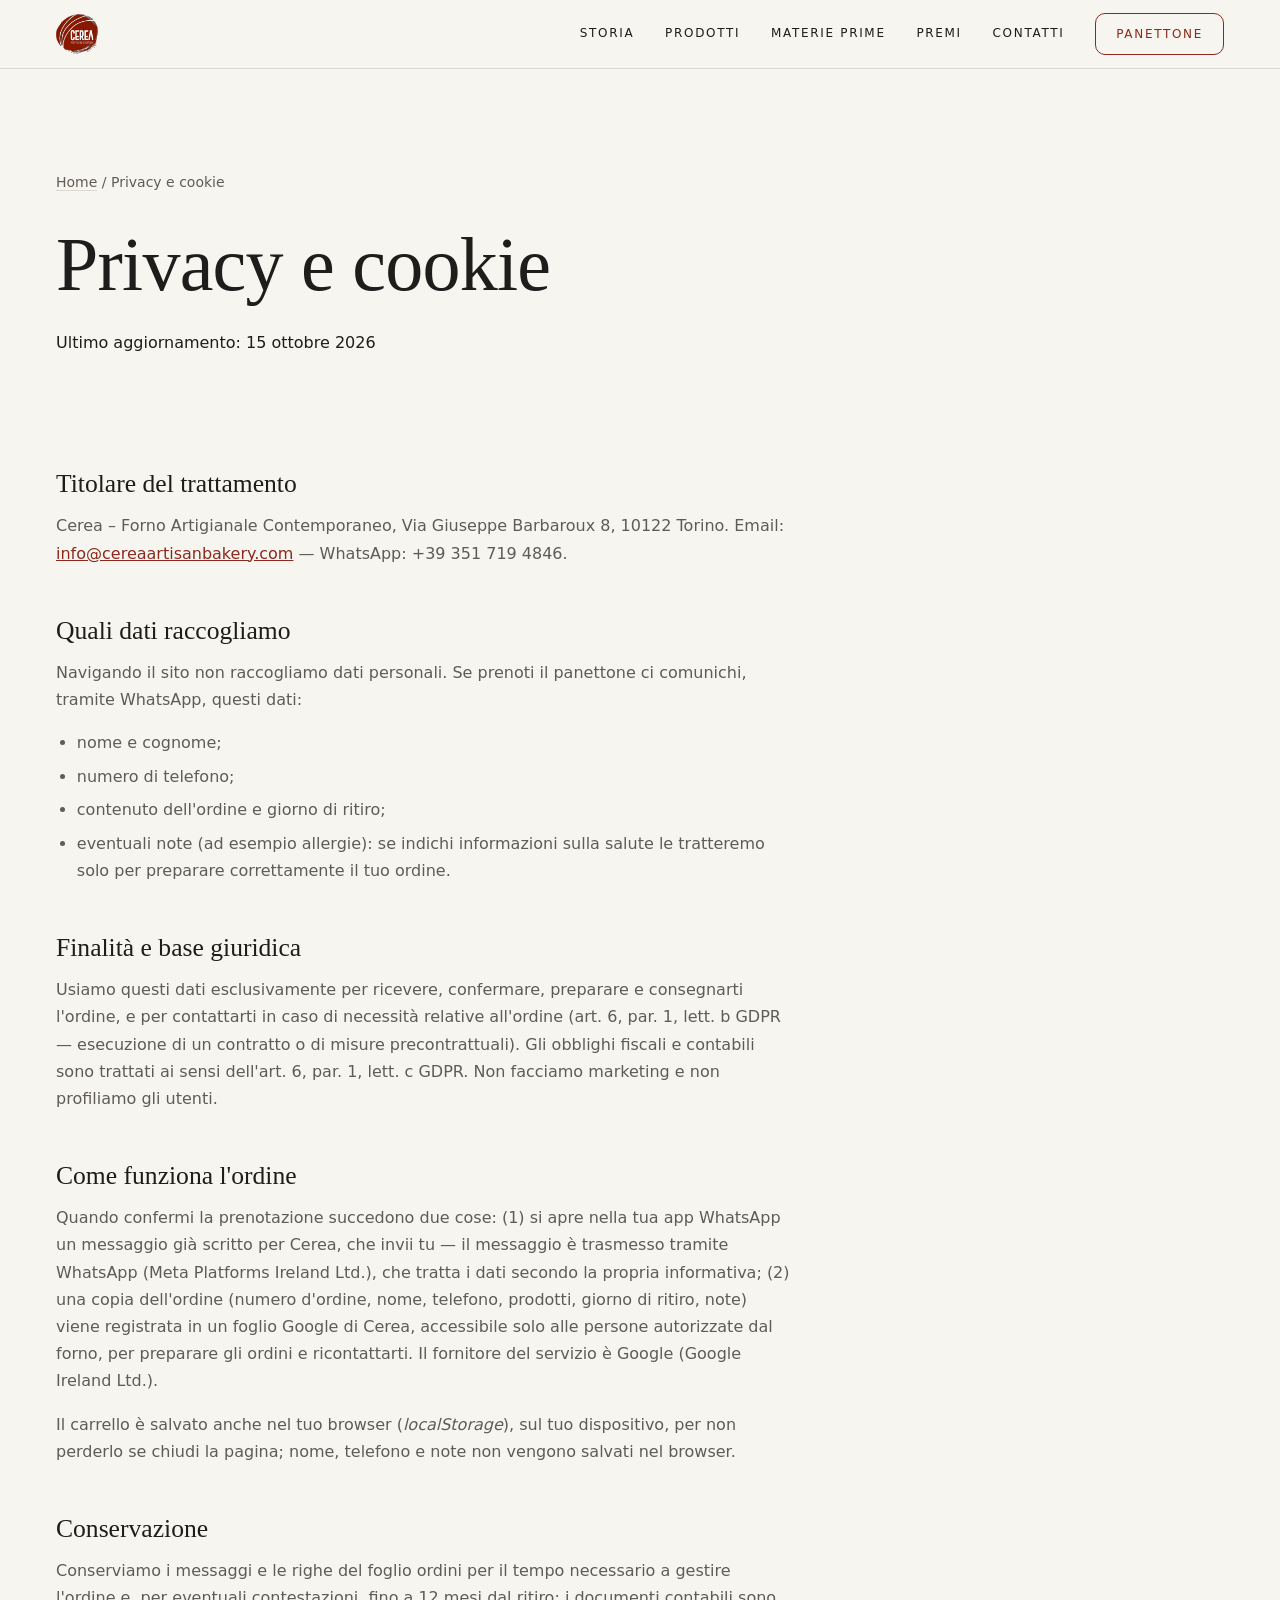
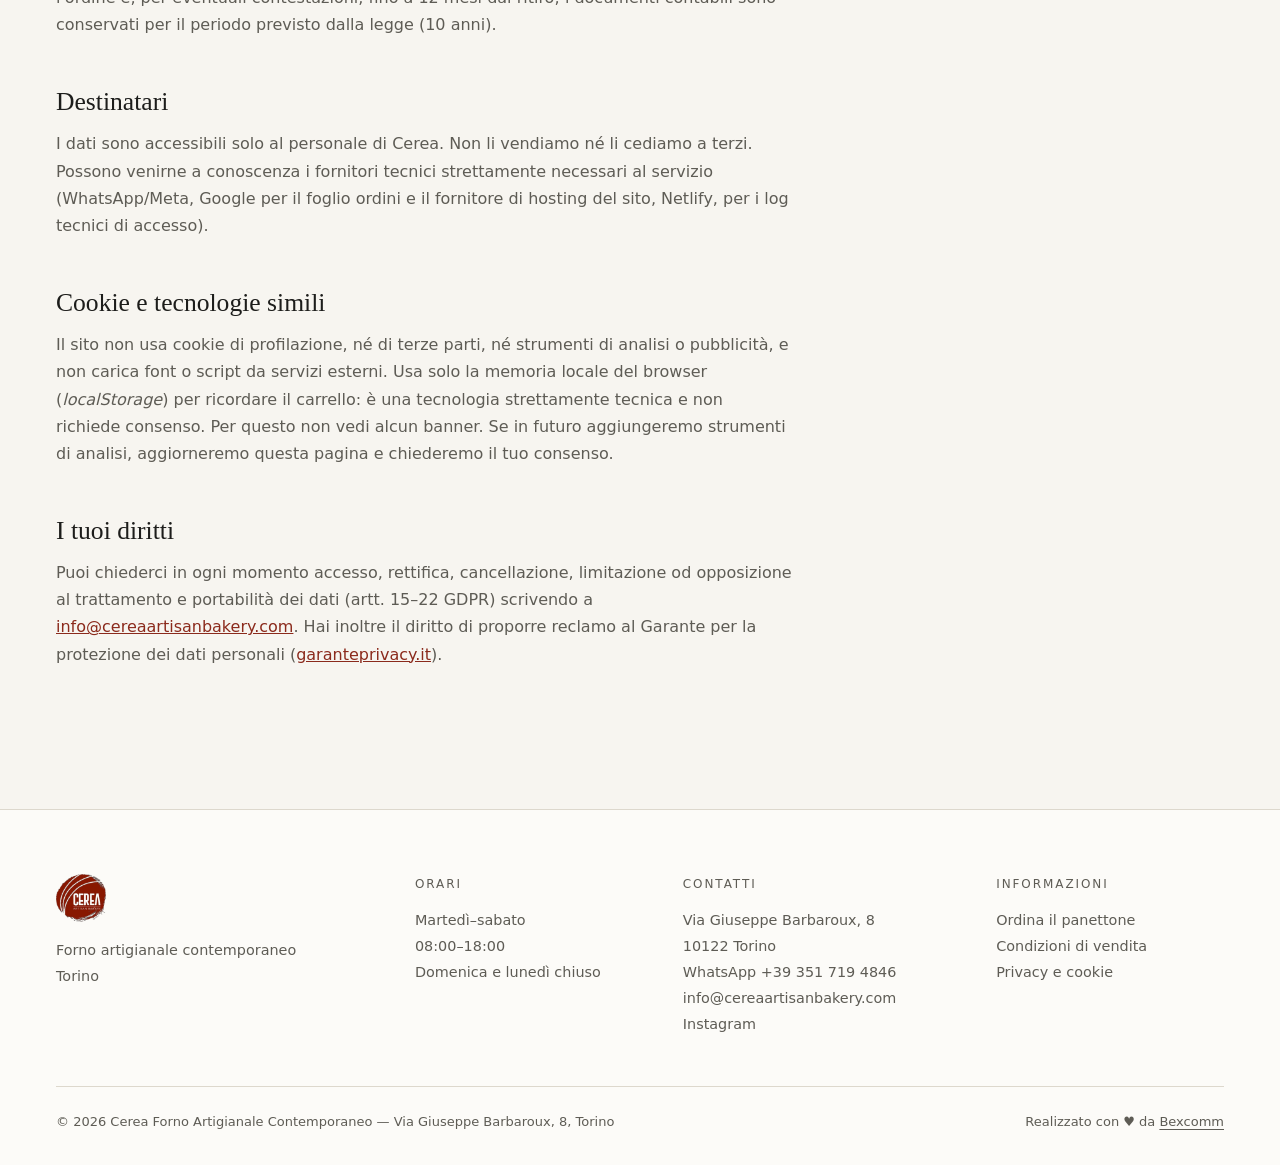
<file: privacy/index.html>
<!DOCTYPE html>
<html lang="it">
<head>
<meta charset="utf-8">
<meta name="viewport" content="width=device-width, initial-scale=1, viewport-fit=cover">
<title>Privacy e cookie | Cerea</title>
<meta name="description" content="Informativa privacy e cookie di Cerea Forno Artigianale Contemporaneo: quali dati trattiamo e come ordinare il panettone.">
<meta name="robots" content="index, follow, max-image-preview:large, max-snippet:-1, max-video-preview:-1">
<meta name="author" content="Francesco Gaetano — Cerea Forno Artigianale Contemporaneo">
<meta name="theme-color" content="#f7f5f0">
<link rel="canonical" href="https://cereaartisanbakery.com/privacy/">
<link rel="icon" type="image/png" sizes="32x32" href="/img/favicon-32.png">
<link rel="icon" type="image/png" sizes="192x192" href="/img/icon-192.png">
<link rel="apple-touch-icon" sizes="180x180" href="/img/apple-touch-icon.png">
<link rel="me" href="https://www.instagram.com/cereaartisanbakery">
<script src="/js/early.js?v=20261110f"></script>
<link rel="stylesheet" href="/css/style.css?v=20261110f">
<link rel="stylesheet" href="/css/mobile.css?v=20261110f" media="(max-width: 760px)">

<meta property="og:type" content="website">
<meta property="og:site_name" content="Cerea Forno Artigianale Contemporaneo">
<meta property="og:locale" content="it_IT">
<meta property="og:title" content="Privacy e cookie | Cerea">
<meta property="og:description" content="Informativa privacy e cookie di Cerea Forno Artigianale Contemporaneo: quali dati trattiamo e come ordinare il panettone.">
<meta property="og:url" content="https://cereaartisanbakery.com/privacy/">
<meta property="og:image" content="https://cereaartisanbakery.com/img/og-cerea.jpg">
<meta property="og:image:width" content="1200">
<meta property="og:image:height" content="630">
<meta name="twitter:card" content="summary_large_image">
<meta name="twitter:title" content="Privacy e cookie | Cerea">
<meta name="twitter:description" content="Informativa privacy e cookie di Cerea Forno Artigianale Contemporaneo: quali dati trattiamo e come ordinare il panettone.">
<meta name="twitter:image" content="https://cereaartisanbakery.com/img/og-cerea.jpg">

<meta name="geo.region" content="IT-TO">
<meta name="geo.placename" content="Torino, Piemonte, Italia">
<meta name="geo.position" content="45.0703;7.6869">
<meta name="ICBM" content="45.0703, 7.6869">

<script type="application/ld+json">
{
  "@context": "https://schema.org",
  "@graph": [
    {
      "@type": "WebPage",
      "@id": "https://cereaartisanbakery.com/privacy/#webpage",
      "url": "https://cereaartisanbakery.com/privacy/",
      "name": "Privacy e cookie | Cerea",
      "isPartOf": {
        "@id": "https://cereaartisanbakery.com/#website"
      },
      "dateModified": "2026-10-15",
      "inLanguage": "it-IT"
    },
    {
      "@type": "BreadcrumbList",
      "itemListElement": [
        {
          "@type": "ListItem",
          "position": 1,
          "name": "Home",
          "item": "https://cereaartisanbakery.com/"
        },
        {
          "@type": "ListItem",
          "position": 2,
          "name": "Privacy e cookie",
          "item": "https://cereaartisanbakery.com/privacy/"
        }
      ]
    }
  ]
}
</script>
</head>
<body>
<a class="skip" href="#main">Vai ai contenuti</a>
<header class="site-header">
  <div class="wrap">
    <a class="brand" href="/" aria-label="Cerea — home"><img src="/img/logo.webp" alt="Cerea Artisan Bakery" width="320" height="308"></a>
    <button class="menu-btn" type="button" aria-expanded="false" aria-controls="nav" aria-label="Apri il menu"><span></span><span></span><span></span></button>
    <nav class="nav" id="nav" aria-label="Principale">
      <a href="/#storia">Storia</a>
      <a href="/#prodotti">Prodotti</a>
      <a href="/#materie">Materie prime</a>
      <a href="/#premi">Premi</a>
      <a href="/#contatti">Contatti</a>
      <a class="nav-cta" href="/panettone/">Panettone</a>
    </nav>
  </div>
</header>
<main id="main">
  <section class="page-head">
    <div class="wrap">
      <nav class="small crumb" aria-label="Percorso"><a href="/">Home</a> / Privacy e cookie</nav>
      <h1 class="h1">Privacy e cookie</h1>
      <p class="updated">Ultimo aggiornamento: 15 ottobre 2026</p>
    </div>
  </section>
  <div class="wrap"><div class="legal">
    <h2>Titolare del trattamento</h2>
    <p>Cerea – Forno Artigianale Contemporaneo, Via Giuseppe Barbaroux 8, 10122 Torino. Email: <a href="mailto:info@cereaartisanbakery.com">info@cereaartisanbakery.com</a> — WhatsApp: +39 351 719 4846.</p>

    <h2>Quali dati raccogliamo</h2>
    <p>Navigando il sito non raccogliamo dati personali. Se prenoti il panettone ci comunichi, tramite WhatsApp, questi dati:</p>
    <ul>
      <li>nome e cognome;</li>
      <li>numero di telefono;</li>
      <li>contenuto dell'ordine e giorno di ritiro;</li>
      <li>eventuali note (ad esempio allergie): se indichi informazioni sulla salute le tratteremo solo per preparare correttamente il tuo ordine.</li>
    </ul>

    <h2>Finalità e base giuridica</h2>
    <p>Usiamo questi dati esclusivamente per ricevere, confermare, preparare e consegnarti l'ordine, e per contattarti in caso di necessità relative all'ordine (art. 6, par. 1, lett. b GDPR — esecuzione di un contratto o di misure precontrattuali). Gli obblighi fiscali e contabili sono trattati ai sensi dell'art. 6, par. 1, lett. c GDPR. Non facciamo marketing e non profiliamo gli utenti.</p>

    <h2>Come funziona l'ordine</h2>
    <p>Quando confermi la prenotazione succedono due cose: (1) si apre nella tua app WhatsApp un messaggio già scritto per Cerea, che invii tu — il messaggio è trasmesso tramite WhatsApp (Meta Platforms Ireland Ltd.), che tratta i dati secondo la propria informativa; (2) una copia dell'ordine (numero d'ordine, nome, telefono, prodotti, giorno di ritiro, note) viene registrata in un foglio Google di Cerea, accessibile solo alle persone autorizzate dal forno, per preparare gli ordini e ricontattarti. Il fornitore del servizio è Google (Google Ireland Ltd.).</p>
    <p>Il carrello è salvato anche nel tuo browser (<em>localStorage</em>), sul tuo dispositivo, per non perderlo se chiudi la pagina; nome, telefono e note non vengono salvati nel browser.</p>

    <h2>Conservazione</h2>
    <p>Conserviamo i messaggi e le righe del foglio ordini per il tempo necessario a gestire l'ordine e, per eventuali contestazioni, fino a 12 mesi dal ritiro; i documenti contabili sono conservati per il periodo previsto dalla legge (10 anni).</p>

    <h2>Destinatari</h2>
    <p>I dati sono accessibili solo al personale di Cerea. Non li vendiamo né li cediamo a terzi. Possono venirne a conoscenza i fornitori tecnici strettamente necessari al servizio (WhatsApp/Meta, Google per il foglio ordini e il fornitore di hosting del sito, Netlify, per i log tecnici di accesso).</p>

    <h2>Cookie e tecnologie simili</h2>
    <p>Il sito non usa cookie di profilazione, né di terze parti, né strumenti di analisi o pubblicità, e non carica font o script da servizi esterni. Usa solo la memoria locale del browser (<em>localStorage</em>) per ricordare il carrello: è una tecnologia strettamente tecnica e non richiede consenso. Per questo non vedi alcun banner. Se in futuro aggiungeremo strumenti di analisi, aggiorneremo questa pagina e chiederemo il tuo consenso.</p>

    <h2>I tuoi diritti</h2>
    <p>Puoi chiederci in ogni momento accesso, rettifica, cancellazione, limitazione od opposizione al trattamento e portabilità dei dati (artt. 15–22 GDPR) scrivendo a <a href="mailto:info@cereaartisanbakery.com">info@cereaartisanbakery.com</a>. Hai inoltre il diritto di proporre reclamo al Garante per la protezione dei dati personali (<a href="https://www.garanteprivacy.it" rel="noopener">garanteprivacy.it</a>).</p>

  </div></div>
</main>
<footer class="site-footer">
  <div class="wrap">
    <div class="footer-grid">
      <div>
        <img src="/img/logo.webp" alt="Cerea Artisan Bakery" width="320" height="308">
        <p>Forno artigianale contemporaneo<br>Torino</p>
      </div>
      <div>
        <h2>Orari</h2>
        <p>Martedì–sabato<br>08:00–18:00<br>Domenica e lunedì chiuso</p>
      </div>
      <div>
        <h2>Contatti</h2>
        <p>Via Giuseppe Barbaroux, 8<br>10122 Torino</p>
        <p><a href="https://wa.me/393517194846?text=Ciao%20Cerea%2C%20volevo%20un%27informazione" rel="noopener">WhatsApp +39 351 719 4846</a><br>
        <a href="mailto:info@cereaartisanbakery.com">info@cereaartisanbakery.com</a><br>
        <a href="https://www.instagram.com/cereaartisanbakery" rel="noopener me">Instagram</a></p>
      </div>
      <div>
        <h2>Informazioni</h2>
        <ul>
          <li><a href="/panettone/">Ordina il panettone</a></li>
          <li><a href="/condizioni-di-vendita/">Condizioni di vendita</a></li>
          <li><a href="/privacy/">Privacy e cookie</a></li>
        </ul>
      </div>
    </div>
    <div class="footer-bottom">
      <p>© 2026 Cerea Forno Artigianale Contemporaneo — Via Giuseppe Barbaroux, 8, Torino</p>
      <p>Realizzato con ♥ da <a href="https://bexcomm.it" rel="noopener">Bexcomm</a></p>
    </div>
  </div>
</footer>
<script src="/js/site.js?v=20261110f" defer></script>
</body>
</html>
</file>
<file: css/style.css>
/* Cerea — Forno Artigianale Contemporaneo
   Stile nordico: luce, spazio, un solo accento (il rosso del logo). Nessun font esterno. */

:root {
  --bg: #f7f5f0;
  --sand: #efebe3;
  --paper: #fcfbf8;
  --ink: #1d1d1b;
  --muted: #5e5c55;
  --line: #ddd8cd;
  --accent: #8b2a1c;
  --accent-ink: #6f2014;
  --ok: #3f6b4a;
  --err: #a1261a;

  --sans: "Inter", system-ui, -apple-system, "Segoe UI", Roboto, "Helvetica Neue", Arial, sans-serif;
  --serif: "Iowan Old Style", "Palatino Linotype", Palatino, "Book Antiqua", Georgia, serif;

  --wrap: 1180px;
  --gutter: clamp(20px, 5vw, 56px);
  --section: clamp(72px, 11vw, 144px);
  --radius: 2px;
  --ease: cubic-bezier(.22, 1, .36, 1);
}

*, *::before, *::after { box-sizing: border-box; }
html { -webkit-text-size-adjust: 100%; scroll-behavior: smooth; scroll-padding-top: 88px; }
body {
  margin: 0;
  font-family: var(--sans);
  font-size: 1rem;
  line-height: 1.7;
  color: var(--ink);
  background: var(--bg);
  -webkit-font-smoothing: antialiased;
}
[hidden] { display: none !important; }
img { display: block; max-width: 100%; height: auto; }
a { color: inherit; }
h1, h2, h3, p, ul, ol, figure, dl, dd { margin: 0; }
ul, ol { padding: 0; list-style: none; }
button, input, select, textarea { font: inherit; color: inherit; }

:focus-visible { outline: 2px solid var(--accent); outline-offset: 3px; }

.skip {
  position: absolute; left: 12px; top: -60px; z-index: 1000;
  background: var(--ink); color: var(--bg); padding: 10px 16px; text-decoration: none;
}
.skip:focus { top: 12px; }

.wrap { width: 100%; max-width: calc(var(--wrap) + 2 * var(--gutter)); margin-inline: auto; padding-inline: var(--gutter); }
.section { padding-block: var(--section); }
.section--sand { background: var(--sand); }
.section--tight { padding-block: clamp(48px, 7vw, 88px); }

/* Tipografia */
.eyebrow {
  font-size: .75rem; font-weight: 500; letter-spacing: .16em; text-transform: uppercase;
  color: var(--muted); display: flex; align-items: center; gap: 14px; margin-bottom: 22px;
}
.eyebrow::before { content: ""; width: 28px; height: 1px; background: var(--accent); }
.h1, .h2, .h3 { font-family: var(--serif); font-weight: 400; letter-spacing: -.01em; line-height: 1.08; }
.h1 { font-size: clamp(2.5rem, 6vw, 4.75rem); }
.h2 { font-size: clamp(2rem, 4vw, 3.25rem); }
.h3 { font-size: 1.35rem; line-height: 1.25; }
.h1 em, .h2 em { font-style: italic; color: var(--accent); }
.lead { font-size: clamp(1.05rem, 1.6vw, 1.25rem); line-height: 1.7; color: var(--muted); max-width: 34em; }
.prose p + p { margin-top: 1.1em; }
.prose p { color: var(--muted); max-width: 38em; }
.prose strong { color: var(--ink); font-weight: 600; }
.small { font-size: .875rem; color: var(--muted); }

/* Bottoni e link */
.btn {
  display: inline-flex; align-items: center; justify-content: center; gap: 10px;
  min-height: 48px; padding: 0 30px; border: 1px solid var(--ink); border-radius: 10px;
  background: var(--ink); color: var(--bg); font-size: .8125rem; font-weight: 500; letter-spacing: .1em;
  text-transform: uppercase; text-decoration: none; cursor: pointer;
  transition: background .25s var(--ease), color .25s var(--ease), border-color .25s var(--ease);
}
.btn:hover { background: var(--accent); border-color: var(--accent); }
.btn--ghost { background: transparent; color: var(--ink); }
.btn--ghost:hover { background: var(--ink); border-color: var(--ink); color: var(--bg); }
.btn--accent { background: var(--accent); border-color: var(--accent); }
.btn--accent:hover { background: var(--accent-ink); border-color: var(--accent-ink); }
.btn--block { width: 100%; }
.btn[disabled] { opacity: .4; cursor: not-allowed; }
.btn[disabled]:hover { background: var(--ink); border-color: var(--ink); }
.link {
  font-size: .8125rem; font-weight: 500; letter-spacing: .1em; text-transform: uppercase;
  text-decoration: none; border-bottom: 1px solid currentColor; padding-bottom: 3px;
  transition: color .2s;
}
.link:hover { color: var(--accent); }

/* Header */
.site-header {
  position: sticky; top: 0; z-index: 100;
  background: rgba(247, 245, 240, .94); backdrop-filter: blur(10px); -webkit-backdrop-filter: blur(10px);
  border-bottom: 1px solid var(--line);
}
.site-header .wrap { display: flex; align-items: center; justify-content: space-between; height: 68px; gap: 24px; }
.brand { display: inline-flex; align-items: center; }
.brand img { height: 40px; width: auto; }
.nav { display: flex; align-items: center; gap: clamp(16px, 2.4vw, 34px); }
.nav a {
  font-size: .75rem; font-weight: 500; letter-spacing: .14em; text-transform: uppercase;
  text-decoration: none; color: var(--ink); padding: 8px 0; border-bottom: 1px solid transparent;
  transition: border-color .2s, color .2s;
}
.nav a:hover, .nav a[aria-current="page"] { border-bottom-color: var(--accent); }
.nav .nav-cta { border: 1px solid var(--accent); color: var(--accent); padding: 10px 20px; border-radius: 10px; }
.nav .nav-cta:hover { background: var(--accent); color: var(--bg); }
.menu-btn {
  display: none; background: none; border: 0; padding: 12px; margin-right: -12px; cursor: pointer;
}
.menu-btn span { display: block; width: 24px; height: 1.5px; background: var(--ink); transition: transform .25s var(--ease), opacity .2s; }
.menu-btn span + span { margin-top: 6px; }
.menu-btn[aria-expanded="true"] span:nth-child(1) { transform: translateY(7.5px) rotate(45deg); }
.menu-btn[aria-expanded="true"] span:nth-child(2) { opacity: 0; }
.menu-btn[aria-expanded="true"] span:nth-child(3) { transform: translateY(-7.5px) rotate(-45deg); }

/* Hero */
.hero { padding-block: clamp(40px, 7vw, 96px) clamp(56px, 8vw, 112px); }
.hero-grid { display: grid; grid-template-columns: 5fr 7fr; gap: clamp(32px, 6vw, 88px); align-items: center; }
.hero-text .h1 { margin-bottom: 28px; }
.hero-text .lead { margin-bottom: 40px; }
.hero-actions { display: flex; flex-wrap: wrap; gap: 14px; }
.hero-media img { width: 100%; aspect-ratio: 4 / 3; object-fit: cover; border-radius: var(--radius); }

/* Fatti */
.facts { border-block: 1px solid var(--line); }
.facts ul { display: grid; grid-template-columns: repeat(4, 1fr); }
.facts li { padding: 32px 24px; border-left: 1px solid var(--line); }
.facts li:first-child { border-left: 0; padding-left: 0; }
.facts b { display: block; font-family: var(--serif); font-weight: 400; font-size: clamp(1.75rem, 3vw, 2.5rem); line-height: 1; margin-bottom: 8px; }
.facts span { font-size: .75rem; letter-spacing: .12em; text-transform: uppercase; color: var(--muted); }

/* Split */
.split { display: grid; grid-template-columns: 1fr 1fr; gap: clamp(32px, 7vw, 112px); align-items: center; }
.split--flip .split-media { order: 2; }
.split-media img { width: 100%; aspect-ratio: 4 / 5; object-fit: cover; border-radius: var(--radius); }
.split-text .h2 { margin-bottom: 28px; }
.quote { margin-top: 36px; padding-left: 24px; border-left: 1px solid var(--accent); }
.quote p { font-family: var(--serif); font-style: italic; font-size: 1.25rem; line-height: 1.5; color: var(--ink) !important; }
.quote cite { display: block; margin-top: 10px; font-style: normal; font-size: .75rem; letter-spacing: .12em; text-transform: uppercase; color: var(--muted); }
.tags { display: flex; flex-wrap: wrap; gap: 8px; margin-top: 32px; }
.tags li { font-size: .75rem; letter-spacing: .08em; text-transform: uppercase; color: var(--muted); border: 1px solid var(--line); padding: 6px 14px; border-radius: 999px; }
.mini-stats { display: grid; grid-template-columns: repeat(3, 1fr); margin-top: 40px; border-top: 1px solid var(--line); }
.mini-stats li { padding: 22px 16px 0 0; }
.mini-stats b { display: block; font-family: var(--serif); font-weight: 400; font-size: 2rem; line-height: 1; }
.mini-stats span { font-size: .75rem; letter-spacing: .1em; text-transform: uppercase; color: var(--muted); }

/* Panettone promo */
.promo-grid { display: grid; grid-template-columns: 1fr 1fr; gap: clamp(32px, 7vw, 112px); align-items: start; }
.flavor-list { border-top: 1px solid var(--line); }
.flavor-list li { display: flex; justify-content: space-between; gap: 24px; padding: 20px 0; border-bottom: 1px solid var(--line); }
.flavor-list b { font-family: var(--serif); font-weight: 400; font-size: 1.25rem; line-height: 1.25; display: block; }
.flavor-list span { font-size: .9rem; color: var(--muted); }
.price-row { display: flex; gap: 28px; margin-top: 28px; flex-wrap: wrap; }
.price-row div { font-size: .75rem; letter-spacing: .12em; text-transform: uppercase; color: var(--muted); }
.price-row b { display: block; font-family: var(--serif); font-weight: 400; font-size: 2rem; letter-spacing: 0; text-transform: none; color: var(--ink); line-height: 1.2; }

/* Prodotti */
.section-head { max-width: 40em; margin-bottom: clamp(40px, 6vw, 72px); }
.section-head .lead { margin-top: 20px; }
.product-grid { display: grid; grid-template-columns: repeat(3, 1fr); gap: clamp(28px, 4vw, 56px) clamp(20px, 3vw, 40px); }
.product img { width: 100%; aspect-ratio: 4 / 5; object-fit: cover; border-radius: var(--radius); margin-bottom: 20px; }
.product .cat { font-size: .6875rem; font-weight: 500; letter-spacing: .16em; text-transform: uppercase; color: var(--accent); }
.product .h3 { margin: 6px 0 8px; }
.product p { color: var(--muted); font-size: .95rem; }

/* Galleria */
.gallery { display: grid; grid-template-columns: repeat(3, 1fr); gap: clamp(12px, 2vw, 24px); }
.gallery img { width: 100%; aspect-ratio: 16 / 11; object-fit: cover; border-radius: var(--radius); }

/* Materie prime */
.grid-6 { display: grid; grid-template-columns: repeat(3, 1fr); border-top: 1px solid var(--line); border-left: 1px solid var(--line); }
.grid-6 > li { padding: clamp(28px, 3.5vw, 44px); border-right: 1px solid var(--line); border-bottom: 1px solid var(--line); }
.grid-6 .num { font-size: .75rem; letter-spacing: .16em; color: var(--accent); display: block; margin-bottom: 18px; }
.grid-6 .h3 { margin-bottom: 10px; }
.grid-6 p { color: var(--muted); font-size: .95rem; }

/* Filosofia */
.statement { text-align: center; max-width: 52em; margin-inline: auto; }
.statement .eyebrow { justify-content: center; }
.statement .h2 { margin-bottom: 32px; }
.statement .lead { margin-inline: auto; }

/* Premi */
.award { border: 1px solid var(--line); background: var(--paper); padding: clamp(28px, 4vw, 48px); margin-top: 36px; display: grid; gap: 4px; max-width: 30em; }
.award b { font-family: var(--serif); font-weight: 400; font-size: 1.4rem; line-height: 1.25; }
.award span { font-size: .75rem; letter-spacing: .12em; text-transform: uppercase; color: var(--muted); }

/* Contatti */
.contact-grid { display: grid; grid-template-columns: repeat(4, 1fr); border-top: 1px solid var(--line); }
.contact-grid > div { padding: 28px 24px 0 0; }
.contact-grid dt { font-size: .75rem; letter-spacing: .16em; text-transform: uppercase; color: var(--muted); margin-bottom: 12px; }
.contact-grid dd { font-family: var(--serif); font-size: 1.15rem; line-height: 1.5; }
.contact-grid dd + dd { margin-top: 14px; font-family: var(--sans); font-size: .8125rem; }

/* Footer */
.site-footer { border-top: 1px solid var(--line); padding-block: 64px 32px; background: var(--paper); }
.footer-grid { display: grid; grid-template-columns: 1.4fr 1fr 1.2fr 1fr; gap: 40px; padding-bottom: 48px; }
.footer-grid img { height: 48px; width: auto; margin-bottom: 16px; }
.footer-grid h2 { font-family: var(--sans); font-size: .75rem; font-weight: 500; letter-spacing: .16em; text-transform: uppercase; color: var(--muted); margin-bottom: 14px; }
.footer-grid p, .footer-grid li { font-size: .9rem; color: var(--muted); line-height: 1.8; }
.footer-grid a { text-decoration: none; }
.footer-grid a:hover { color: var(--accent); }
.footer-bottom { display: flex; flex-wrap: wrap; justify-content: space-between; gap: 12px; padding-top: 24px; border-top: 1px solid var(--line); font-size: .8125rem; color: var(--muted); }
.footer-bottom a { text-decoration: underline; text-underline-offset: 3px; }

/* ───── Pagina panettone ───── */
.page-head { padding-block: clamp(48px, 8vw, 104px) clamp(32px, 5vw, 64px); }
.page-head .h1 { margin-bottom: 24px; }
.facts-inline { display: flex; flex-wrap: wrap; gap: 8px 32px; margin-top: 32px; font-size: .875rem; color: var(--muted); }
.facts-inline li::before { content: "—"; color: var(--accent); margin-right: 10px; }

.shop { padding-block: clamp(48px, 6vw, 88px) var(--section); }
.shop-head { display: flex; align-items: baseline; justify-content: space-between; gap: 24px; flex-wrap: wrap; margin-bottom: 28px; }
.shop-head h2 { font-size: .75rem; font-weight: 500; letter-spacing: .16em; text-transform: uppercase; color: var(--muted); }
.flavor-grid { display: grid; grid-template-columns: 1fr; gap: clamp(16px, 2.4vw, 28px); }
.flavor { display: grid; grid-template-columns: minmax(200px, 300px) 1fr; background: var(--paper); border: 1px solid var(--line); border-radius: 14px; overflow: hidden; transition: border-color .25s; }
.flavor.has-items { border-color: var(--accent); }
.flavor-photo { position: relative; background: var(--sand); min-height: 260px; }
.flavor-photo img { position: absolute; inset: 0; width: 100%; height: 100%; object-fit: cover; }
.photo-slot { position: absolute; inset: 0; display: grid; place-items: center; border-right: 1px dashed var(--line); background: repeating-linear-gradient(135deg, var(--sand) 0 12px, #ebe6dc 12px 24px); }
.photo-slot span { font-size: .75rem; letter-spacing: .14em; text-transform: uppercase; color: var(--muted); background: var(--paper); padding: 8px 14px; border: 1px solid var(--line); }
.flavor-main { display: flex; flex-direction: column; gap: 22px; padding: clamp(24px, 3vw, 36px); }
.flavor .h3 { font-size: 1.55rem; margin-bottom: 8px; }
.flavor p { color: var(--muted); font-size: .95rem; }
.flavor-body { flex: 1; }
.size-picker { border: 0; padding: 0; margin: 0; min-width: 0; }
.size-picker legend { font-size: .75rem; font-weight: 500; letter-spacing: .12em; text-transform: uppercase; color: var(--muted); margin-bottom: 10px; padding: 0; }
.seg { display: inline-grid; grid-template-columns: 1fr 1fr; gap: 4px; padding: 4px; background: var(--sand); border-radius: 12px; max-width: 100%; }
.seg--single { grid-template-columns: 1fr; }
.seg label { position: relative; display: block; }
.seg input { position: absolute; opacity: 0; inset: 0; width: 100%; height: 100%; margin: 0; cursor: pointer; }
.seg .opt { display: flex; align-items: baseline; justify-content: center; gap: 10px; min-height: 44px; align-items: center; padding: 0 26px; border-radius: 9px; color: var(--muted); transition: background .25s var(--ease), color .25s var(--ease), box-shadow .25s var(--ease); white-space: nowrap; }
.seg .opt b { font-family: var(--serif); font-weight: 400; font-size: 1.15rem; color: inherit; }
.seg .opt span { font-size: .875rem; }
.seg label:hover .opt { color: var(--ink); }
.seg input:checked + .opt { background: var(--paper); color: var(--ink); box-shadow: 0 1px 2px rgba(29, 29, 27, .12), 0 4px 12px rgba(29, 29, 27, .08); }
.seg input:focus-visible + .opt { outline: 2px solid var(--accent); outline-offset: 2px; }
.flavor-foot { display: flex; align-items: center; justify-content: space-between; gap: 16px; flex-wrap: wrap; }
.in-cart { font-size: .8125rem; color: var(--accent); min-height: 1.4em; }

/* Parte alta pagina panettone: testo a sinistra, foto a tutta altezza a destra */
.pan-top { background: var(--sand); border-bottom: 1px solid var(--line); overflow: hidden; }
.pan-top-inner { display: grid; grid-template-columns: minmax(0, 1.08fr) minmax(0, .92fr); min-height: clamp(560px, calc(100vh - 68px), 780px); }
.pan-top-text {
  align-self: center; padding: clamp(40px, 5vw, 72px) clamp(24px, 4vw, 64px) clamp(40px, 5vw, 72px) max(var(--gutter), calc((100vw - var(--wrap)) / 2));
}
.pan-top .crumb { margin-bottom: 30px; }
.pan-top .h1 { font-size: clamp(2.5rem, 4.6vw, 4.2rem); line-height: 1.05; margin-bottom: 22px; }
.pan-top .h1 em { white-space: nowrap; }
.pan-top .lead { margin-bottom: 30px; max-width: 30em; }
.pt-prices { display: flex; flex-wrap: wrap; width: fit-content; max-width: 100%; margin-bottom: 34px; border-block: 1px solid rgba(29, 29, 27, .16); }
.pt-prices li { padding: 14px 32px 14px 0; }
.pt-prices li + li { padding-left: 32px; border-left: 1px solid rgba(29, 29, 27, .16); }
.pt-prices span { display: block; font-size: .75rem; letter-spacing: .14em; text-transform: uppercase; color: var(--muted); }
.pt-prices b { font-family: var(--serif); font-weight: 400; font-size: clamp(1.9rem, 3vw, 2.5rem); line-height: 1.15; }
.pt-cta { display: flex; align-items: center; flex-wrap: wrap; gap: 14px 24px; }
.pt-cta p { font-size: .875rem; color: var(--muted); }
.pan-top-media { margin: 0; position: relative; overflow: hidden; min-height: 100%; background: #d7b995; }
.pan-top-media img { position: absolute; inset: 0; width: 100%; height: 100%; object-fit: cover; object-position: 50% 78%; }
.js .pan-top-text > * { animation: pt-rise .9s var(--ease) both; }
.js .pan-top-text > :nth-child(1) { animation-delay: .05s; }
.js .pan-top-text > :nth-child(2) { animation-delay: .12s; }
.js .pan-top-text > :nth-child(3) { animation-delay: .2s; }
.js .pan-top-text > :nth-child(4) { animation-delay: .3s; }
.js .pan-top-text > :nth-child(5) { animation-delay: .38s; }
.js .pan-top-text > :nth-child(6) { animation-delay: .46s; }
@keyframes pt-rise { from { opacity: 0; transform: translateY(24px); } to { opacity: 1; transform: none; } }

/* Barra carrello */
.cart-bar {
  position: fixed; left: 50%; bottom: calc(16px + env(safe-area-inset-bottom)); z-index: 90;
  width: min(720px, calc(100% - 2 * var(--gutter) + 16px)); transform: translateX(-50%);
  display: flex; align-items: center; justify-content: space-between; gap: 16px;
  padding: 10px 10px 10px 24px; background: var(--ink); color: var(--bg); border-radius: 14px;
  box-shadow: 0 12px 40px rgba(29, 29, 27, .28);
}
.cart-bar small { display: block; font-size: .7rem; letter-spacing: .12em; text-transform: uppercase; opacity: .72; }
.cart-bar b { font-family: var(--serif); font-weight: 400; font-size: 1.35rem; line-height: 1.2; }
.cart-bar .btn { background: var(--bg); color: var(--ink); border-color: var(--bg); min-height: 44px; padding: 0 22px; }
.cart-bar .btn:hover { background: var(--accent); border-color: var(--accent); color: var(--bg); }
body.has-cart { padding-bottom: 96px; }

/* Checkout: pannello a passi */
dialog.sheet {
  position: fixed; inset: 0 0 0 auto; margin: 0; padding: 0; border: 0; background: var(--paper); color: var(--ink);
  width: min(520px, 100vw); max-width: 100vw; height: 100vh; height: 100dvh; max-height: none;
  box-shadow: -16px 0 60px rgba(29, 29, 27, .18);
}
dialog.sheet[open] { display: flex; flex-direction: column; animation: sheet-in .35s var(--ease); }
dialog.sheet::backdrop { background: rgba(29, 29, 27, .5); }
@keyframes sheet-in { from { transform: translateX(32px); opacity: 0; } to { transform: none; opacity: 1; } }
body.modal-open { overflow: hidden; }

.sheet-head { display: flex; align-items: center; justify-content: space-between; padding: 18px 24px; border-bottom: 1px solid var(--line); flex: none; }
.sheet-head h2 { font-family: var(--serif); font-weight: 400; font-size: 1.35rem; }
.icon-btn { width: 44px; height: 44px; margin-right: -10px; display: grid; place-items: center; background: none; border: 0; cursor: pointer; font-size: 1.6rem; line-height: 1; color: var(--ink); }
.icon-btn:hover { color: var(--accent); }
.steps { display: grid; grid-template-columns: repeat(3, 1fr); gap: 8px; padding: 16px 24px 0; flex: none; }
.steps li { border-top: 2px solid var(--line); padding-top: 8px; font-size: .75rem; font-weight: 500; letter-spacing: .1em; text-transform: uppercase; color: var(--muted); }
.steps li.done { border-top-color: var(--ink); color: var(--ink); }
.steps li[aria-current="step"] { border-top-color: var(--accent); color: var(--accent); }
.sheet form { flex: 1; min-height: 0; display: flex; flex-direction: column; }
.sheet-body { flex: 1; min-height: 0; overflow-y: auto; padding: 20px 24px; overscroll-behavior: contain; }
.sheet-foot { flex: none; display: flex; gap: 12px; padding: 16px 24px calc(16px + env(safe-area-inset-bottom)); border-top: 1px solid var(--line); background: var(--paper); }
.sheet-foot .btn { flex: 1; padding: 0 14px; letter-spacing: .08em; text-align: center; }
.sheet-foot .btn--ghost { flex: 0 0 auto; }
.step h3 { font-family: var(--serif); font-weight: 400; font-size: 1.4rem; line-height: 1.2; margin-bottom: 14px; }
.step h3:focus { outline: none; }
.step > .small { margin: -6px 0 16px; }

.cart-empty { padding: 24px 0; color: var(--muted); display: grid; gap: 16px; justify-items: start; }
.cart-lines { border-top: 1px solid var(--line); }
.cart-line { display: grid; grid-template-columns: 1fr auto; grid-template-areas: "name total" "size qty"; gap: 4px 16px; padding: 14px 0; border-bottom: 1px solid var(--line); align-items: center; }
.cart-line .name { grid-area: name; font-family: var(--serif); font-size: 1.1rem; line-height: 1.3; }
.cart-line .size { grid-area: size; font-size: .8125rem; color: var(--muted); }
.cart-line .line-total { grid-area: total; font-family: var(--serif); font-size: 1.1rem; text-align: right; }
.cart-line .qty { grid-area: qty; justify-self: end; }
.qty { display: inline-flex; align-items: center; border: 1px solid var(--line); border-radius: 10px; background: var(--bg); }
.qty button { width: 44px; height: 44px; border-radius: 9px; font-family: var(--sans); background: none; border: 0; cursor: pointer; font-size: 1.15rem; }
.qty button:hover:not(:disabled) { color: var(--accent); }
.qty button:disabled { opacity: .35; cursor: not-allowed; }
.qty output { min-width: 28px; text-align: center; font-variant-numeric: tabular-nums; }
.cart-total { display: flex; justify-content: space-between; align-items: baseline; padding: 20px 0 0; }
.cart-total span { font-size: .75rem; letter-spacing: .16em; text-transform: uppercase; color: var(--muted); }
.cart-total b { font-family: var(--serif); font-weight: 400; font-size: 2rem; }

.fields { display: grid; gap: 14px; }
.field { display: grid; gap: 6px; }
.field label, .field legend { font-size: .75rem; font-weight: 500; letter-spacing: .12em; text-transform: uppercase; color: var(--muted); }
.field input, .field select, .field textarea {
  width: 100%; min-height: 48px; padding: 10px 14px; background: var(--bg); border: 1px solid var(--line);
  border-radius: var(--radius); transition: border-color .2s;
}
.field textarea { min-height: 84px; resize: vertical; }
.field input:focus, .field select:focus, .field textarea:focus { border-color: var(--accent); outline: none; box-shadow: 0 0 0 3px rgba(139, 42, 28, .12); }
.field .hint { font-size: .8125rem; color: var(--muted); }
.field .error { font-size: .8125rem; color: var(--err); }
.field.invalid input, .field.invalid select { border-color: var(--err); }
.row-2 { display: grid; grid-template-columns: 1fr 1fr; gap: 14px; }
.check { display: flex; gap: 12px; align-items: flex-start; font-size: .875rem; color: var(--muted); line-height: 1.5; }
.check input { margin-top: 3px; width: 20px; height: 20px; accent-color: var(--accent); flex: none; }
.check a { color: var(--ink); }
.error.block { display: block; font-size: .8125rem; color: var(--err); margin-top: 8px; }
.form-note { font-size: .8125rem; color: var(--muted); line-height: 1.55; }
.alert { padding: 14px 16px; border: 1px solid var(--err); color: var(--err); font-size: .9rem; border-radius: var(--radius); margin-top: 16px; }
.review { padding: 8px 16px; background: var(--bg); border: 1px solid var(--line); border-radius: var(--radius); margin: 0 0 16px; display: grid; font-size: .875rem; }
.review > div { padding: 2px 0; }
.review div { display: flex; justify-content: space-between; gap: 16px; align-items: baseline; }
.review dt { color: var(--muted); }
.review dd { text-align: right; }
.review button { background: none; border: 0; padding: 8px 0 8px 12px; cursor: pointer; font-size: .75rem; letter-spacing: .1em; text-transform: uppercase; color: var(--accent); text-decoration: underline; text-underline-offset: 3px; }

.done { flex: 1; min-height: 0; display: flex; flex-direction: column; }
.done .sheet-body h3 { font-family: var(--serif); font-weight: 400; font-size: 1.5rem; line-height: 1.25; margin-bottom: 10px; }
.done .summary { margin: 20px 0 0; padding: 16px; background: var(--bg); border: 1px solid var(--line); white-space: pre-line; font-size: .875rem; line-height: 1.65; border-radius: var(--radius); }
.done .sheet-foot { flex-direction: column; }

.faq { max-width: 50em; }
.faq details { border-top: 1px solid var(--line); padding: 22px 0; }
.faq details:last-child { border-bottom: 1px solid var(--line); }
.faq summary { cursor: pointer; font-family: var(--serif); font-size: 1.25rem; line-height: 1.35; list-style: none; display: flex; justify-content: space-between; gap: 20px; }
.faq summary::-webkit-details-marker { display: none; }
.faq summary::after { content: "+"; color: var(--accent); font-family: var(--sans); font-size: 1.4rem; line-height: 1; }
.faq details[open] summary::after { content: "–"; }
.faq details p { margin-top: 14px; color: var(--muted); max-width: 40em; }

/* Pagine legali */
.legal { max-width: 46em; padding-bottom: var(--section); }
.legal h2 { font-family: var(--serif); font-weight: 400; font-size: 1.6rem; margin: 48px 0 12px; line-height: 1.25; }
.legal p, .legal li { color: var(--muted); }
.legal p + p { margin-top: 1em; }
.legal ul { list-style: disc; padding-left: 1.3em; margin-top: 1em; }
.legal li + li { margin-top: .4em; }
.legal a { color: var(--accent); }
.legal .updated { font-size: .8125rem; letter-spacing: .1em; text-transform: uppercase; color: var(--muted); margin-top: 20px; }

/* 404 */
.nf { min-height: 60vh; display: grid; place-items: center; text-align: center; }
.nf .h1 { margin-bottom: 16px; }

/* Responsive */
@media (max-width: 960px) {
  .hero-grid, .split, .promo-grid { grid-template-columns: 1fr; }
  .hero-media { order: -1; }
  .split--flip .split-media { order: 0; }
  .split-media img { aspect-ratio: 4 / 3; }
  .product-grid { grid-template-columns: repeat(2, 1fr); }
  .grid-6 { grid-template-columns: repeat(2, 1fr); }
  .contact-grid { grid-template-columns: repeat(2, 1fr); }
  .contact-grid > div { padding-bottom: 28px; }
  .footer-grid { grid-template-columns: 1fr 1fr; }
  .facts ul { grid-template-columns: repeat(2, 1fr); }
        .facts li:nth-child(3) { border-left: 0; padding-left: 0; }
  .facts li:nth-child(n+3) { border-top: 1px solid var(--line); }
}
@media (max-width: 760px) {
  .menu-btn { display: block; }
  .nav {
    position: absolute; top: 68px; left: 0; right: 0; flex-direction: column; align-items: stretch; gap: 0;
    background: var(--bg); border-bottom: 1px solid var(--line); padding: 8px var(--gutter) 24px;
    display: none;
  }
  .nav.open { display: flex; }
  .nav a { padding: 16px 0; border-bottom: 1px solid var(--line); font-size: .8125rem; }
  .nav .nav-cta { margin-top: 16px; text-align: center; border: 1px solid var(--accent); }
  .gallery { grid-template-columns: 1fr; }
}
@media (max-width: 560px) {
  .product-grid, .grid-6, .footer-grid { grid-template-columns: 1fr; }
  .contact-grid { grid-template-columns: 1fr; }
  .row-2 { grid-template-columns: 1fr; }
  .flavor { grid-template-columns: 1fr; }
  .flavor-photo { min-height: 0; aspect-ratio: 4 / 3; }
  .photo-slot { border-right: 0; }
  dialog.sheet { width: 100vw; box-shadow: none; }
  .cart-bar { width: calc(100% - 24px); padding-left: 18px; }
  .cart-bar b { font-size: 1.2rem; }
  .mini-stats { grid-template-columns: 1fr 1fr 1fr; }
}
@media (prefers-reduced-motion: reduce) {
  html { scroll-behavior: auto; }
  * { transition-duration: .01ms !important; }
}

/* Utilità */
.sr-only { position: absolute; width: 1px; height: 1px; margin: -1px; padding: 0; overflow: hidden; clip: rect(0, 0, 0, 0); white-space: nowrap; border: 0; }
.mt-md { margin-top: 24px; }
.mt-lg { margin-top: 36px; }
.mb-lg { margin-bottom: 32px; }
.mx-auto { margin-inline: auto; }
.crumb { margin-bottom: 28px; }
.crumb a { text-decoration: none; border-bottom: 1px solid var(--line); }
.flush { margin: 0; }
.pull-up { margin-top: -10px; }
.link-btn { background: none; border: 0; border-bottom: 1px solid currentColor; cursor: pointer; justify-self: center; margin-top: 8px; color: var(--ink); }
.h2 + .prose, .h1 + .prose { margin-top: 24px; }

.note-toggle summary { cursor: pointer; font-size: .8125rem; font-weight: 500; letter-spacing: .08em; text-transform: uppercase; color: var(--accent); list-style: none; padding: 8px 0; }
.note-toggle summary::-webkit-details-marker { display: none; }
.note-toggle summary::before { content: "+ "; }
.note-toggle[open] summary::before { content: "– "; }
.note-toggle summary span { color: var(--muted); text-transform: none; letter-spacing: 0; font-weight: 400; }
.note-toggle .field { margin-top: 6px; }

.btn--pill { background: var(--accent); border-color: var(--accent); color: #fff; text-transform: none; letter-spacing: .02em; font-size: .975rem; font-weight: 500; padding: 0 28px; box-shadow: 0 6px 16px rgba(139, 42, 28, .22); transition: background .25s var(--ease), border-color .25s var(--ease), box-shadow .25s var(--ease), transform .15s var(--ease); }
.btn--pill:hover { background: var(--accent-ink); border-color: var(--accent-ink); box-shadow: 0 8px 20px rgba(139, 42, 28, .28); }
.btn--pill:active { transform: translateY(1px); }
.btn--pill.is-added { background: var(--ok); border-color: var(--ok); box-shadow: 0 6px 16px rgba(63, 107, 74, .25); }

/* Barra rapida: solo mobile (stili in mobile.css) */
.dock { display: none; }

/* Parte alta panettone: tablet e telefono */
@media (max-width: 960px) {
  .pan-top-inner { grid-template-columns: 1fr; min-height: 0; }
  .pan-top-media { order: -1; min-height: 0; width: 100%; height: min(78vh, 125vw); }
  .pan-top-media img { object-position: 50% 82%; }
  .pan-top-text { padding: 32px var(--gutter) 48px; }
  .pan-top .crumb { display: none; }
}
@media (max-width: 760px) {
  .pan-top-media { height: 122vw; }
  .pan-top-media img { transform: translate3d(0, var(--y, 0px), 0) scale(1.14); will-change: transform; }
  .pan-top .h1 { font-size: clamp(2.45rem, 11.5vw, 3.2rem); }
  .pt-prices li { padding-right: 18px; }
  .pt-prices li + li { padding-left: 18px; }
}
@media (prefers-reduced-motion: reduce) {
  .js .pan-top-text > * { animation: none; }
  .pan-top-media img { transform: none !important; }
}

/* Foto del Classico: il panettone sta nella metà bassa, la parte alta è solo parete */
.flavor[data-id="classico"] .flavor-photo img { object-position: 50% 100%; }
@media (max-width: 560px) {
  .flavor[data-id="classico"] .flavor-photo { aspect-ratio: 4 / 4.2; }
  .flavor[data-id="classico"] .flavor-photo img { object-position: 50% 88%; }
}

/* Foto del Marron glacé: il panettone sta a metà altezza */
.flavor[data-id="marron"] .flavor-photo img { object-position: 30% 82%; }
@media (max-width: 560px) {
  .flavor[data-id="marron"] .flavor-photo img { object-position: 30% 62%; }
}

/* Foto delle Pesche: fetta in alto e panettone intero in basso, si mostra la parte bassa */
.flavor[data-id="pesche"] .flavor-photo img { object-position: 50% 100%; }
@media (max-width: 560px) {
  .flavor[data-id="pesche"] .flavor-photo { aspect-ratio: 4 / 4.4; }
  .flavor[data-id="pesche"] .flavor-photo img { object-position: 50% 100%; }
}

/* Foto del Pandoro: sta al centro, con la parete sopra e il nastro sotto */
.flavor[data-id="pandoro"] .flavor-photo img { object-position: 50% 55%; }
@media (max-width: 560px) {
  .flavor[data-id="pandoro"] .flavor-photo img { object-position: 50% 58%; }
}
</file>
<file: css/mobile.css>
/* Cerea — esperienza mobile (caricato solo fino a 760 px)
   Hero a tutto schermo con parallasse, comparsa progressiva dei contenuti, carosello prodotti,
   menu a schermo intero, barra di avanzamento e barra rapida. Le animazioni si spengono con
   "riduci movimento" attivo. */

:root {
  --gutter: 20px;
  --section: 68px;
  --out: cubic-bezier(.16, 1, .3, 1);
}

html { scroll-padding-top: 64px; }
body.menu-open { overflow: hidden; }

/* ───── Barra di avanzamento ───── */
.progress {
  position: fixed; top: 0; left: 0; right: 0; height: 3px; z-index: 300; pointer-events: none;
  background: var(--accent); transform-origin: 0 50%; transform: scaleX(var(--p, 0));
}

/* ───── Header: si nasconde scorrendo in giù, torna scorrendo in su ───── */
.site-header {
  background: var(--bg); -webkit-backdrop-filter: none; backdrop-filter: none;   /* il filtro bloccherebbe la posizione fissa del menu */
  transition: transform .5s var(--out);
}
.site-header.is-hidden { transform: translateY(-100%); }
.site-header .wrap { height: 60px; }
.brand img { height: 34px; }
.menu-btn { position: relative; z-index: 120; }

/* ───── Menu a schermo intero ───── */
.nav {
  position: fixed; inset: 60px 0 0 0; z-index: 110; display: flex; flex-direction: column; justify-content: center;
  align-items: flex-start; gap: 2px; padding: 24px var(--gutter) 64px; background: var(--bg); border: 0;
  opacity: 0; visibility: hidden; transform: translateY(-14px);
  transition: opacity .35s ease, transform .5s var(--out), visibility 0s linear .35s;
}
.nav.open { opacity: 1; visibility: visible; transform: none; transition-delay: 0s; }
.nav a {
  font-family: var(--serif); font-size: clamp(2.1rem, 10vw, 2.9rem); line-height: 1.15; letter-spacing: -.015em;
  text-transform: none; border: 0; padding: 8px 0; width: 100%;
  opacity: 0; transform: translateY(22px); transition: opacity .55s var(--out), transform .7s var(--out), color .2s;
}
.nav.open a { opacity: 1; transform: none; }
.nav.open a:nth-child(1) { transition-delay: .08s; }
.nav.open a:nth-child(2) { transition-delay: .14s; }
.nav.open a:nth-child(3) { transition-delay: .20s; }
.nav.open a:nth-child(4) { transition-delay: .26s; }
.nav.open a:nth-child(5) { transition-delay: .32s; }

/* ───── Hero a tutto schermo ───── */
.hero {
  position: relative; padding: 0; min-height: calc(100vh - 60px); min-height: calc(100svh - 60px);
  display: flex; background: #1d1d1b; color: #fff; overflow: hidden;
}
.hero-grid {
  position: relative; z-index: 2; display: flex; flex-direction: column; justify-content: flex-end; gap: 0;
  width: 100%; padding-top: 0; padding-bottom: 96px;
}
.hero-media { position: absolute; inset: 0; z-index: 0; margin: 0; order: 0; }
.hero-media img {
  position: absolute; inset: 0; width: 100%; height: 100%; aspect-ratio: auto; object-fit: cover;
  object-position: 64% 50%; border-radius: 0; transform: translate3d(0, var(--y, 0px), 0) scale(1.16);
  will-change: transform;
}
.hero-media::after {
  content: ""; position: absolute; inset: 0; z-index: 1; pointer-events: none;
  background: linear-gradient(180deg, rgba(29, 29, 27, .30) 0%, rgba(29, 29, 27, .10) 28%, rgba(29, 29, 27, .55) 62%, rgba(29, 29, 27, .92) 100%);
}
.hero-text { position: relative; z-index: 2; padding-top: 120px; }
.hero .eyebrow { color: rgba(255, 255, 255, .82); margin-bottom: 18px; }
.hero .eyebrow::before { background: #e3a999; }
.hero .h1 { color: #fff; font-size: clamp(2.8rem, 14vw, 3.9rem); line-height: 1.02; margin-bottom: 20px; }
.hero .h1 em { color: #efb9a8; }
.hero .lead { color: rgba(255, 255, 255, .86); font-size: 1rem; line-height: 1.65; margin-bottom: 28px; }
.hero-actions { gap: 10px; }
.hero-actions .btn { flex: 1 1 auto; padding: 0 20px; }
.hero .btn--ghost { color: #fff; border-color: rgba(255, 255, 255, .6); }
.hero .btn--ghost:hover { background: #fff; color: var(--ink); border-color: #fff; }

.js .hero-text > * { animation: rise 1s var(--out) both; }
.js .hero-text > :nth-child(1) { animation-delay: .15s; }
.js .hero-text > :nth-child(2) { animation-delay: .27s; }
.js .hero-text > :nth-child(3) { animation-delay: .42s; }
.js .hero-text > :nth-child(4) { animation-delay: .55s; }
.js .hero-media img { animation: zoom-out 2.2s var(--out) both; }
@keyframes rise { from { opacity: 0; transform: translateY(34px); } to { opacity: 1; transform: none; } }
@keyframes zoom-out { from { filter: brightness(.7); } to { filter: none; } }

.scroll-cue {
  position: absolute; left: 50%; bottom: 26px; z-index: 3; width: 44px; height: 44px; margin-left: -22px;
  border: 1px solid rgba(255, 255, 255, .55); border-radius: 50%; display: grid; place-items: center;
  color: #fff; font-size: 1.1rem; transition: opacity .4s; animation: bob 2s ease-in-out infinite;
}
.scroll-cue.is-off { opacity: 0; pointer-events: none; }
@keyframes bob { 0%, 100% { transform: translateY(0); } 50% { transform: translateY(7px); } }

/* ───── Numeri ───── */
.facts ul { grid-template-columns: 1fr 1fr; }
.facts li { padding: 26px 18px; }
.facts b { font-size: 2.3rem; }

/* ───── Sezioni e titoli ───── */
.section { padding-block: var(--section); }
.section--tight { padding-block: 40px; }
.h2 { font-size: clamp(2.05rem, 9.5vw, 2.7rem); line-height: 1.06; }
.lead { font-size: 1.05rem; }
.eyebrow { margin-bottom: 16px; }
.section-head { margin-bottom: 32px; }
.prose p { font-size: 1rem; line-height: 1.75; }

/* ───── Storia / team / premi: foto a tutta larghezza con parallasse ───── */
.split { gap: 32px; }
.split-media { margin-inline: calc(var(--gutter) * -1); overflow: hidden; position: relative; }
.split-media img { aspect-ratio: 4 / 5; border-radius: 0; transform: translate3d(0, var(--y, 0px), 0) scale(1.16); will-change: transform; }
.quote { margin-top: 28px; }
.quote p { font-size: 1.15rem; }
.mini-stats li { padding-right: 8px; }
.mini-stats b { font-size: 1.8rem; }
.statement .h2 { margin-bottom: 22px; }
.award { padding: 24px; }

/* ───── Prodotti: carosello orizzontale ───── */
.product-grid {
  display: flex; gap: 14px; overflow-x: auto; scroll-snap-type: x mandatory; -webkit-overflow-scrolling: touch;
  margin-inline: calc(var(--gutter) * -1); padding: 6px var(--gutter) 10px; scroll-padding-inline: var(--gutter);
  scrollbar-width: none; overscroll-behavior-x: contain;
}
.product-grid::-webkit-scrollbar { display: none; }
.product {
  flex: 0 0 78%; scroll-snap-align: start; transform: scale(var(--s, 1)); opacity: var(--o, 1);
  transform-origin: 50% 60%; will-change: transform, opacity;
}
.product img { aspect-ratio: 4 / 5; border-radius: 14px; margin-bottom: 16px; }
.product .h3 { font-size: 1.4rem; }
.carousel-dots { display: flex; align-items: center; justify-content: center; gap: 8px; margin-top: 22px; }
.carousel-dots span { width: 7px; height: 7px; border-radius: 99px; background: var(--line); transition: width .35s var(--out), background .35s; }
.carousel-dots span.on { width: 26px; background: var(--accent); }

/* ───── Galleria editoriale ───── */
.gallery { grid-template-columns: 1fr; gap: 14px; }
.gallery .g-item { overflow: hidden; border-radius: 14px; width: 88%; }
.gallery .g-item:nth-child(even) { margin-left: auto; }
.gallery img { border-radius: 0; aspect-ratio: 4 / 3; width: 100%; transform: translate3d(0, var(--y, 0px), 0) scale(1.14); }

/* ───── Materie prime: elenco numerato ───── */
.grid-6 { grid-template-columns: 1fr; border: 0; }
.grid-6 > li {
  border: 0; border-top: 1px solid var(--line); padding: 26px 0; display: grid; grid-template-columns: 58px 1fr; column-gap: 6px;
}
.grid-6 > li:last-child { border-bottom: 1px solid var(--line); }
.grid-6 .num { grid-row: 1 / span 2; font-family: var(--serif); font-size: 2.3rem; line-height: 1; color: var(--accent); margin: 0; }
.grid-6 .h3 { margin-bottom: 6px; }

/* ───── Contatti ───── */
.contact-grid { grid-template-columns: 1fr 1fr; }
.contact-grid > div { padding: 24px 16px 28px 0; }
.contact-grid dd { font-size: 1.05rem; }
.contact-grid .link {
  display: inline-flex; align-items: center; min-height: 44px; padding: 0 16px; border: 1px solid var(--ink); border-radius: 10px;
  border-bottom-width: 1px; font-size: .75rem;
}

/* ───── FAQ ───── */
.faq summary { font-size: 1.12rem; }
.faq details[open] p { animation: rise .5s var(--out) both; }

/* ───── Footer ───── */
.site-footer { padding-block: 48px 120px; }
.footer-grid { gap: 28px; }

/* ───── Barra rapida (WhatsApp / Indicazioni) ───── */
.dock {
  position: fixed; left: 12px; right: 12px; bottom: calc(12px + env(safe-area-inset-bottom)); z-index: 90;
  display: flex; gap: 8px; padding: 8px; border-radius: 18px; background: rgba(29, 29, 27, .92);
  -webkit-backdrop-filter: blur(12px); backdrop-filter: blur(12px);
  transform: translateY(150%); opacity: 0; transition: transform .6s var(--out), opacity .35s;
}
.dock.is-on { transform: none; opacity: 1; }
.dock a {
  flex: 1; min-height: 48px; display: flex; align-items: center; justify-content: center; border-radius: 12px;
  color: #fff; text-decoration: none; font-size: .8125rem; font-weight: 500; letter-spacing: .08em; text-transform: uppercase;
  border: 1px solid rgba(255, 255, 255, .28);
}
.dock a:first-child { background: var(--accent); border-color: var(--accent); }

/* ───── Comparsa progressiva (classi messe da site.js) ───── */
.js .rv { opacity: 0; transform: translateY(34px); transition: opacity .9s var(--out), transform 1.05s var(--out); transition-delay: calc(var(--i, 0) * 90ms); }
.js .rv.rv-in { opacity: 1; transform: none; }
.js .rv-box img { clip-path: inset(0 0 100% 0); transition: clip-path 1.25s var(--out); }
.js .rv-box.rv-in img { clip-path: inset(0); }

@media (prefers-reduced-motion: reduce) {
  .js .hero-text > *, .js .hero-media img, .scroll-cue, .faq details[open] p { animation: none; }
  .js .rv { opacity: 1; transform: none; transition: none; }
  .js .rv-box img { clip-path: none; transition: none; }
  .hero-media img, .split-media img, .gallery img { transform: none !important; }
  .product { transform: none !important; opacity: 1 !important; }
  .site-header, .dock, .nav, .nav a { transition-duration: .01ms !important; }
}
</file>
